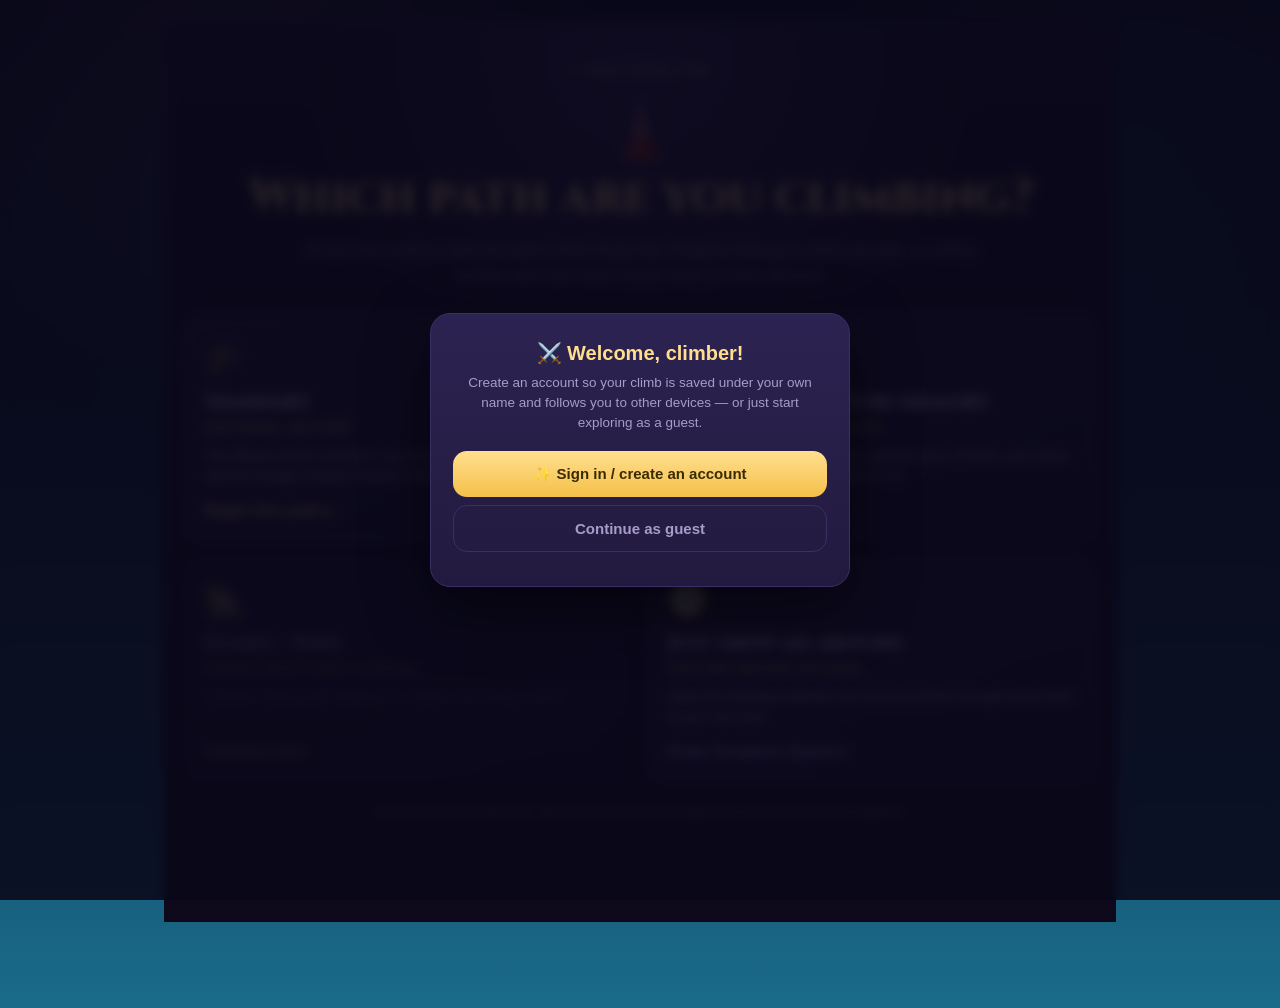
<file: index.html>
<!DOCTYPE html>
<html lang="en">
<head>
<meta charset="UTF-8">
<meta name="viewport" content="width=device-width, initial-scale=1.0">
<title>Line Upon Line — Scripture Quest</title>
<meta name="description" content="Memorize, recite, and seal scripture — towers, relics, streaks, and an Arena quiz mode for LDS Seminary and general Christian tracks.">
<!-- T15b: manifest + theme color + icons, so the app installs to a home
     screen. Cinzel used to be a hard external <link> to fonts.googleapis.com
     here; it is now self-hosted (css/00-fonts.css, fonts/) so a cold load
     has no external dependency at all -- see sw.js for the rest of the
     offline story. -->
<link rel="manifest" href="manifest.json">
<meta name="theme-color" content="#0b2d42">
<meta name="apple-mobile-web-app-capable" content="yes">
<meta name="apple-mobile-web-app-status-bar-style" content="black-translucent">
<meta name="apple-mobile-web-app-title" content="Scripture Quest">
<link rel="icon" href="icons/icon-192.png" type="image/png">
<link rel="apple-touch-icon" href="icons/apple-touch-icon.png">
<link rel="stylesheet" href="css/00-fonts.css">
<link rel="stylesheet" href="css/01-base.css">
<link rel="stylesheet" href="css/02-towers.css">
<link rel="stylesheet" href="css/03-ceremony.css">
<link rel="stylesheet" href="css/04-pages.css">
<link rel="stylesheet" href="css/05-arena.css">
<link rel="stylesheet" href="css/06-ui-v2.css">
<link rel="stylesheet" href="css/07-arena-v2.css">
<link rel="stylesheet" href="css/08-responsive.css">
<link rel="stylesheet" href="css/09-content.css">
<link rel="stylesheet" href="css/10-custom.css">
<link rel="stylesheet" href="css/11-learning.css">
<link rel="stylesheet" href="css/12-classroom.css">
</head>
<body>
<div class="wrap" id="app"></div>
<div class="toast" id="toast"></div>
<div class="cer" id="ceremony"></div>
<div class="cer" id="proveIt"></div>
<div class="cer" id="recallCheck"></div>
<div class="cer relic-pop" id="relicPop"></div>
<div class="cer relic-pop" id="achvPop"></div>
<div class="cer relic-pop" id="sharePop"></div>
<div class="classroom-overlay" id="classroom"></div>

<!-- ===========================================================
     Classic <script> tags, in dependency order. NOT ES modules:
     type="module" is CORS-blocked over file://, and this app must
     keep working when someone unzips it and double-clicks
     index.html. T15 added a service worker (sw.js) for the HTTP
     deployment, but file:// is still a fully supported distribution
     path with no service worker or install prompt available to it —
     that's expected, not a bug, so this still can't switch to
     type="module" without breaking it.

     The order below is the order this code appeared in the old
     single-file build, and it is load-bearing: 03-state.js runs
     its migrations at load, 24-boot.js calls render(). Do not
     reorder these tags without reading ROADMAP.md §7.

     Tier 00 is "depends on nothing". Within it, 00-namespace
     must still come first — the other two register onto SQ.
     =========================================================== -->
<script src="js/00-namespace.js"></script>
<script src="js/00-html.js"></script>
<script src="js/00-config.js"></script>
<script src="js/00-content.js"></script>
<script src="js/00-tower-geometry.js"></script>
<script src="js/00-custom.js"></script>
<script src="js/00-tokenize.js"></script>
<script src="js/00-refmatch.js"></script>
<script src="js/00-learning.js"></script>
<script src="js/00-verify.js"></script>
<script src="js/00-recall.js"></script>
<script src="js/00-phrases.js"></script>
<script src="data/translations.js"></script>
<script src="data/passages.js"></script>
<script src="data/articles-of-faith.js"></script>
<script src="data/doctrinal-mastery.js"></script>
<script src="data/christian.js"></script>
<script src="data/text-sources.js"></script>
<script src="data/text-sources-t10.js"></script>
<script src="data/text-sources-christian.js"></script>
<script src="js/01-catalog.js"></script>
<script src="js/02-relics-data.js"></script>
<script src="js/03-state.js"></script>
<script src="js/04-review.js"></script>
<script src="js/05-relics.js"></script>
<script src="js/06-helpers.js"></script>
<script src="js/07-sfx.js"></script>
<script src="js/08-fx.js"></script>
<script src="js/09-checkin.js"></script>
<script src="js/10-achievements.js"></script>
<script src="js/11-share.js"></script>
<script src="js/12-ceremony.js"></script>
<script src="js/13-shelf.js"></script>
<script src="js/14-arena.js"></script>
<script src="js/15-arena-views.js"></script>
<script src="js/16-shell.js"></script>
<script src="js/17-today.js"></script>
<script src="js/18-towers.js"></script>
<script src="js/19-library.js"></script>
<script src="js/20-text.js"></script>
<script src="js/21-highlight.js"></script>
<script src="js/22-study.js"></script>
<script src="js/23-proveit.js"></script>
<script src="js/24-custom.js"></script>
<script src="js/24-daily-plan.js"></script>
<script src="js/24-boot.js"></script>
<script src="js/25-bridge.js"></script>
<script src="js/26-recall-check.js"></script>
<script src="js/27-pwa.js"></script>
<script src="js/28-classroom.js"></script>
</body>
</html>
</file>
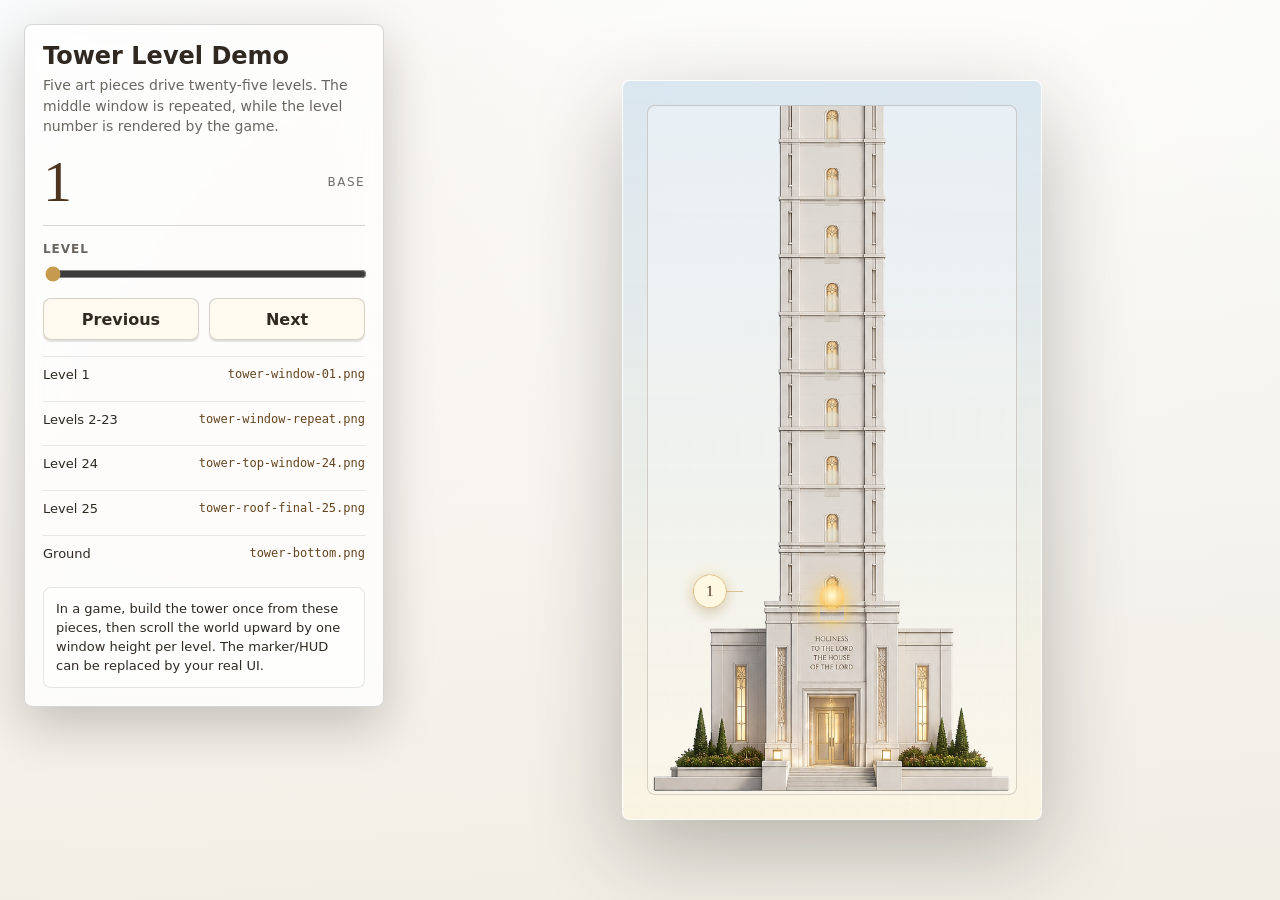
<file: iron-rod-tower.html>
<!doctype html>
<html lang="en">
<head>
  <meta charset="utf-8">
  <meta name="viewport" content="width=device-width, initial-scale=1">
  <title>Tower Level Kit Demo</title>
  <style>
    :root {
      --ink: #2f2922;
      --paper: #f7f4ed;
      --gold: #c69b4f;
      --line: rgba(47, 41, 34, 0.18);
      --shadow: rgba(22, 18, 14, 0.22);
    }

    * {
      box-sizing: border-box;
    }

    body {
      margin: 0;
      min-height: 100vh;
      color: var(--ink);
      font-family: Inter, ui-sans-serif, system-ui, -apple-system, BlinkMacSystemFont, "Segoe UI", sans-serif;
      background:
        linear-gradient(180deg, rgba(255,255,255,0.72), rgba(242,238,229,0.92)),
        radial-gradient(circle at 25% 18%, rgba(198,155,79,0.20), transparent 30%),
        linear-gradient(135deg, #e8edf1, #f8f5ef 46%, #dce6e2);
      overflow-x: hidden;
    }

    .app {
      min-height: 100vh;
      display: grid;
      grid-template-columns: minmax(280px, 360px) minmax(360px, 1fr);
      gap: 24px;
      padding: 24px;
    }

    .panel {
      align-self: start;
      border: 1px solid var(--line);
      border-radius: 8px;
      background: rgba(255, 255, 255, 0.72);
      box-shadow: 0 18px 50px var(--shadow);
      backdrop-filter: blur(18px);
      padding: 18px;
    }

    h1 {
      margin: 0 0 6px;
      font-size: 24px;
      line-height: 1.1;
      letter-spacing: 0;
    }

    .sub {
      margin: 0 0 18px;
      color: rgba(47, 41, 34, 0.72);
      font-size: 14px;
      line-height: 1.45;
    }

    .level-readout {
      display: grid;
      grid-template-columns: 1fr auto;
      gap: 12px;
      align-items: center;
      margin-bottom: 16px;
      padding-bottom: 16px;
      border-bottom: 1px solid var(--line);
    }

    .level-number {
      font-family: Georgia, "Times New Roman", serif;
      font-size: 58px;
      line-height: 0.95;
      color: #4d341f;
    }

    .level-kind {
      text-align: right;
      font-size: 12px;
      text-transform: uppercase;
      letter-spacing: 0.12em;
      color: rgba(47, 41, 34, 0.68);
    }

    .controls {
      display: grid;
      gap: 14px;
    }

    .row {
      display: grid;
      gap: 8px;
    }

    label {
      font-size: 12px;
      font-weight: 700;
      text-transform: uppercase;
      letter-spacing: 0.08em;
      color: rgba(47, 41, 34, 0.72);
    }

    input[type="range"] {
      width: 100%;
      accent-color: var(--gold);
    }

    .buttons {
      display: grid;
      grid-template-columns: 1fr 1fr;
      gap: 10px;
    }

    button {
      height: 42px;
      border: 1px solid rgba(47, 41, 34, 0.2);
      border-radius: 8px;
      color: var(--ink);
      background: #fffaf0;
      font: inherit;
      font-weight: 700;
      cursor: pointer;
      box-shadow: 0 2px 0 rgba(47, 41, 34, 0.12);
    }

    button:active {
      transform: translateY(1px);
      box-shadow: none;
    }

    .map {
      margin-top: 16px;
      display: grid;
      gap: 8px;
      font-size: 13px;
      line-height: 1.35;
    }

    .map div {
      display: flex;
      justify-content: space-between;
      gap: 12px;
      padding: 9px 0;
      border-top: 1px solid rgba(47, 41, 34, 0.1);
    }

    .map code {
      color: #65441f;
      font-size: 12px;
      white-space: nowrap;
    }

    .stage {
      min-height: calc(100vh - 48px);
      display: grid;
      place-items: center;
      padding: 12px;
    }

    .phone {
      width: min(420px, 88vw);
      height: min(740px, calc(100vh - 72px));
      min-height: 560px;
      position: relative;
      overflow: hidden;
      border: 1px solid rgba(255, 255, 255, 0.82);
      border-radius: 8px;
      background:
        linear-gradient(180deg, rgba(186, 210, 230, 0.50), rgba(255, 248, 224, 0.58)),
        linear-gradient(90deg, rgba(255,255,255,0.22) 1px, transparent 1px),
        linear-gradient(180deg, rgba(255,255,255,0.22) 1px, transparent 1px);
      background-size: auto, 24px 24px, 24px 24px;
      box-shadow: 0 30px 90px rgba(31, 28, 23, 0.28);
    }

    .hud {
      position: absolute;
      z-index: 3;
      top: 18px;
      left: 50%;
      transform: translateX(-50%);
      min-width: 172px;
      padding: 8px 14px 9px;
      border: 1px solid rgba(77, 52, 31, 0.24);
      border-radius: 8px;
      text-align: center;
      background: rgba(255, 250, 240, 0.88);
      box-shadow: 0 10px 24px rgba(47, 41, 34, 0.16);
    }

    .hud span {
      display: block;
      font-size: 11px;
      font-weight: 800;
      text-transform: uppercase;
      letter-spacing: 0.13em;
      color: rgba(77, 52, 31, 0.72);
    }

    .hud strong {
      display: block;
      margin-top: 2px;
      font-family: Georgia, "Times New Roman", serif;
      font-size: 34px;
      line-height: 1;
      color: #4d341f;
      font-weight: 500;
    }

    .viewport {
      position: absolute;
      inset: 24px;
      overflow: hidden;
      border: 1px solid rgba(77, 52, 31, 0.2);
      border-radius: 8px;
      background:
        linear-gradient(180deg, rgba(255,255,255,0.18), rgba(255,255,255,0)),
        rgba(255,255,255,0.22);
    }

    .tower-world {
      position: absolute;
      left: 50%;
      bottom: 0;
      width: 640px;
      transform: translateX(-50%) scale(var(--scale, 0.62)) translateY(var(--world-y, 0px));
      transform-origin: bottom center;
      transition: transform 520ms cubic-bezier(.2,.8,.2,1);
      will-change: transform;
    }

    .level-layer {
      position: absolute;
      left: 50%;
      transform: translateX(-50%);
      width: 304px;
      pointer-events: none;
    }

    .window-glow {
      position: absolute;
      left: 50%;
      top: 40px;
      width: 38px;
      height: 58px;
      border-radius: 999px 999px 14px 14px;
      transform: translateX(-50%);
      opacity: 0;
      background:
        radial-gradient(circle at 50% 30%, rgba(255, 252, 216, 0.98), rgba(255, 201, 94, 0.82) 42%, rgba(255, 183, 62, 0) 72%);
      filter: blur(0.2px);
      mix-blend-mode: screen;
      transition: opacity 240ms ease;
    }

    .window-off {
      position: absolute;
      left: 50%;
      top: 42px;
      width: 24px;
      height: 45px;
      border-radius: 999px 999px 10px 10px;
      transform: translateX(-50%);
      opacity: 0.68;
      background:
        linear-gradient(180deg, rgba(224, 219, 207, 0.94), rgba(199, 192, 178, 0.88)),
        radial-gradient(circle at 50% 22%, rgba(255,255,255,0.5), transparent 48%);
      box-shadow: inset 0 0 0 1px rgba(101, 84, 62, 0.14);
      transition: opacity 200ms ease;
    }

    .level-layer.is-active .window-off {
      opacity: 0;
    }

    .level-layer.is-complete .window-off {
      opacity: 0;
    }

    .level-layer.is-active .window-glow {
      opacity: 1;
      box-shadow:
        0 0 18px rgba(255, 219, 118, 0.95),
        0 0 42px rgba(255, 184, 58, 0.68);
    }

    .level-layer.is-complete .window-glow {
      opacity: 0.58;
      box-shadow:
        0 0 8px rgba(255, 218, 130, 0.52),
        0 0 18px rgba(255, 190, 78, 0.28);
    }

    .floating-level {
      position: absolute;
      left: -18px;
      top: 50%;
      z-index: 4;
      width: 54px;
      height: 54px;
      display: grid;
      place-items: center;
      border-radius: 999px;
      color: #4d341f;
      font-family: Georgia, "Times New Roman", serif;
      font-size: 26px;
      line-height: 1;
      background: rgba(255, 248, 224, 0.92);
      border: 1px solid rgba(198, 155, 79, 0.76);
      box-shadow:
        0 8px 20px rgba(77, 52, 31, 0.18),
        0 0 22px rgba(255, 215, 124, 0.42);
      transform: translate(-100%, -50%);
      opacity: 0;
      transition: opacity 180ms ease;
    }

    .level-layer.is-active .floating-level {
      opacity: 1;
    }

    .floating-level::after {
      content: "";
      position: absolute;
      left: 100%;
      top: 50%;
      width: 28px;
      border-top: 1px solid rgba(198, 155, 79, 0.62);
    }

    .piece {
      display: block;
      width: 640px;
      height: auto;
      margin: 0 auto;
      user-select: none;
      pointer-events: none;
    }

    .base {
      width: 585px;
    }

    .repeat {
      margin-top: -1px;
    }

    .marker {
      position: absolute;
      left: 50%;
      transform: translateX(-50%);
      width: 46px;
      height: 46px;
      border-radius: 999px;
      display: grid;
      place-items: center;
      font-family: Georgia, "Times New Roman", serif;
      font-size: 22px;
      color: #4d341f;
      background: rgba(255, 246, 218, 0.86);
      border: 1px solid rgba(198, 155, 79, 0.72);
      box-shadow: 0 6px 16px rgba(77, 52, 31, 0.18);
    }

    .code-note {
      margin-top: 16px;
      padding: 12px;
      border: 1px solid rgba(47, 41, 34, 0.12);
      border-radius: 8px;
      background: rgba(255,255,255,0.5);
      font-size: 13px;
      line-height: 1.45;
    }

    @media (max-width: 820px) {
      .app {
        grid-template-columns: 1fr;
        padding: 14px;
      }

      .stage {
        min-height: 680px;
        padding: 0;
      }

      .phone {
        width: min(420px, 100%);
        height: 680px;
      }
    }
  </style>
</head>
<body>
  <main class="app">
    <section class="panel" aria-label="Tower controls">
      <h1>Tower Level Demo</h1>
      <p class="sub">Five art pieces drive twenty-five levels. The middle window is repeated, while the level number is rendered by the game.</p>

      <div class="level-readout">
        <div class="level-number" id="levelReadout">1</div>
        <div class="level-kind" id="levelKind">Base</div>
      </div>

      <div class="controls">
        <div class="row">
          <label for="levelSlider">Level</label>
          <input id="levelSlider" type="range" min="1" max="25" value="1">
        </div>

        <div class="buttons">
          <button id="prevBtn" type="button">Previous</button>
          <button id="nextBtn" type="button">Next</button>
        </div>
      </div>

      <div class="map">
        <div><span>Level 1</span><code>tower-window-01.png</code></div>
        <div><span>Levels 2-23</span><code>tower-window-repeat.png</code></div>
        <div><span>Level 24</span><code>tower-top-window-24.png</code></div>
        <div><span>Level 25</span><code>tower-roof-final-25.png</code></div>
        <div><span>Ground</span><code>tower-bottom.png</code></div>
      </div>

      <div class="code-note">
        In a game, build the tower once from these pieces, then scroll the world upward by one window height per level. The marker/HUD can be replaced by your real UI.
      </div>
    </section>

    <section class="stage" aria-label="Tower preview">
      <div class="phone">
        <div class="viewport">
          <div class="tower-world" id="towerWorld">
            <img class="piece" src="tower-roof-final-25.png" alt="">
            <img class="piece" src="tower-top-window-24.png" alt="">
            <div id="repeatStack"></div>
            <img class="piece" src="tower-window-01.png" alt="">
            <img class="piece base" src="tower-bottom.png" alt="">
            <div id="levelLayers"></div>
          </div>
        </div>
      </div>
    </section>
  </main>

  <script>
    const levelSlider = document.querySelector("#levelSlider");
    const levelReadout = document.querySelector("#levelReadout");
    const levelKind = document.querySelector("#levelKind");
    const towerWorld = document.querySelector("#towerWorld");
    const repeatStack = document.querySelector("#repeatStack");
    const levelLayers = document.querySelector("#levelLayers");
    const prevBtn = document.querySelector("#prevBtn");
    const nextBtn = document.querySelector("#nextBtn");

    const REPEAT_LEVELS = 22;
    const WINDOW_STEP = 93;
    const ROOF_HEIGHT = 251;
    const TOP_HEIGHT = 87;
    const WINDOW_HEIGHT = 94;
    const BASE_HEIGHT = 302;
    const BASE_WINDOW_CENTER = BASE_HEIGHT + (WINDOW_HEIGHT / 2);
    const WORLD_HEIGHT = ROOF_HEIGHT + TOP_HEIGHT + (REPEAT_LEVELS * WINDOW_HEIGHT) + WINDOW_HEIGHT + BASE_HEIGHT;
    const TOWER_SCALE = 0.62;
    const levelLayerEls = new Map();

    for (let i = 0; i < REPEAT_LEVELS; i += 1) {
      const img = document.createElement("img");
      img.className = "piece repeat";
      img.src = "tower-window-repeat.png";
      img.alt = "";
      repeatStack.appendChild(img);
    }

    function levelTop(level) {
      if (level === 25) return 0;
      if (level === 24) return ROOF_HEIGHT;
      if (level >= 2) return ROOF_HEIGHT + TOP_HEIGHT + ((23 - level) * WINDOW_HEIGHT);
      return ROOF_HEIGHT + TOP_HEIGHT + (REPEAT_LEVELS * WINDOW_HEIGHT);
    }

    function levelHeight(level) {
      if (level === 25) return ROOF_HEIGHT;
      if (level === 24) return TOP_HEIGHT;
      return WINDOW_HEIGHT;
    }

    function levelOffset(level) {
      if (level === 1) return 0;
      const viewport = document.querySelector(".viewport");
      const viewportHeight = viewport.clientHeight;
      const viewportTarget = viewportHeight * 0.58;
      const selectedDistanceFromBottom = WORLD_HEIGHT - (levelTop(level) + (levelHeight(level) / 2));
      const rawOffset = selectedDistanceFromBottom - (viewportTarget / TOWER_SCALE);
      const minOffset = 0;
      const maxOffset = (WORLD_HEIGHT * TOWER_SCALE - viewportHeight) / TOWER_SCALE;
      return Math.max(minOffset, Math.min(maxOffset, rawOffset));
    }

    function levelName(level) {
      if (level === 1) return "Base";
      if (level <= 23) return "Repeat Window";
      if (level === 24) return "Top Window";
      return "Final Roof";
    }

    function glowTop(level) {
      if (level === 25) return 163;
      if (level === 1) return 36;
      if (level === 24) return 32;
      return 31;
    }

    function offTop(level) {
      if (level === 25) return 174;
      if (level === 1) return 43;
      if (level === 24) return 39;
      return 38;
    }

    function buildLevelLayers() {
      for (let level = 1; level <= 25; level += 1) {
        const layer = document.createElement("div");
        layer.className = "level-layer";
        layer.style.top = `${levelTop(level)}px`;
        layer.style.height = `${levelHeight(level)}px`;
        layer.dataset.level = String(level);

        const glow = document.createElement("div");
        glow.className = "window-glow";
        glow.style.top = `${glowTop(level)}px`;

        const off = document.createElement("div");
        off.className = "window-off";
        off.style.top = `${offTop(level)}px`;
        if (level === 25) {
          glow.style.width = "96px";
          glow.style.height = "74px";
          glow.style.borderRadius = "18px";
          off.style.width = "86px";
          off.style.height = "52px";
          off.style.borderRadius = "14px";
        }

        const badge = document.createElement("div");
        badge.className = "floating-level";
        badge.textContent = String(level);

        layer.append(off, glow, badge);
        levelLayers.appendChild(layer);
        levelLayerEls.set(level, layer);
      }
    }

    function update(level) {
      const nextLevel = Math.max(1, Math.min(25, Number(level)));
      const offset = levelOffset(nextLevel);
      levelSlider.value = nextLevel;
      levelReadout.textContent = nextLevel;
      levelKind.textContent = levelName(nextLevel);
      towerWorld.style.setProperty("--world-y", `${offset}px`);
      levelLayerEls.forEach((layer, layerLevel) => {
        layer.classList.toggle("is-active", layerLevel === nextLevel);
        layer.classList.toggle("is-complete", layerLevel < nextLevel);
      });
    }

    levelSlider.addEventListener("input", () => update(levelSlider.value));
    prevBtn.addEventListener("click", () => update(Number(levelSlider.value) - 1));
    nextBtn.addEventListener("click", () => update(Number(levelSlider.value) + 1));

    window.addEventListener("keydown", (event) => {
      if (event.key === "ArrowLeft" || event.key === "ArrowDown") update(Number(levelSlider.value) - 1);
      if (event.key === "ArrowRight" || event.key === "ArrowUp") update(Number(levelSlider.value) + 1);
    });

    buildLevelLayers();
    update(1);
    window.addEventListener("resize", () => update(levelSlider.value));
  </script>
</body>
</html>
</file>
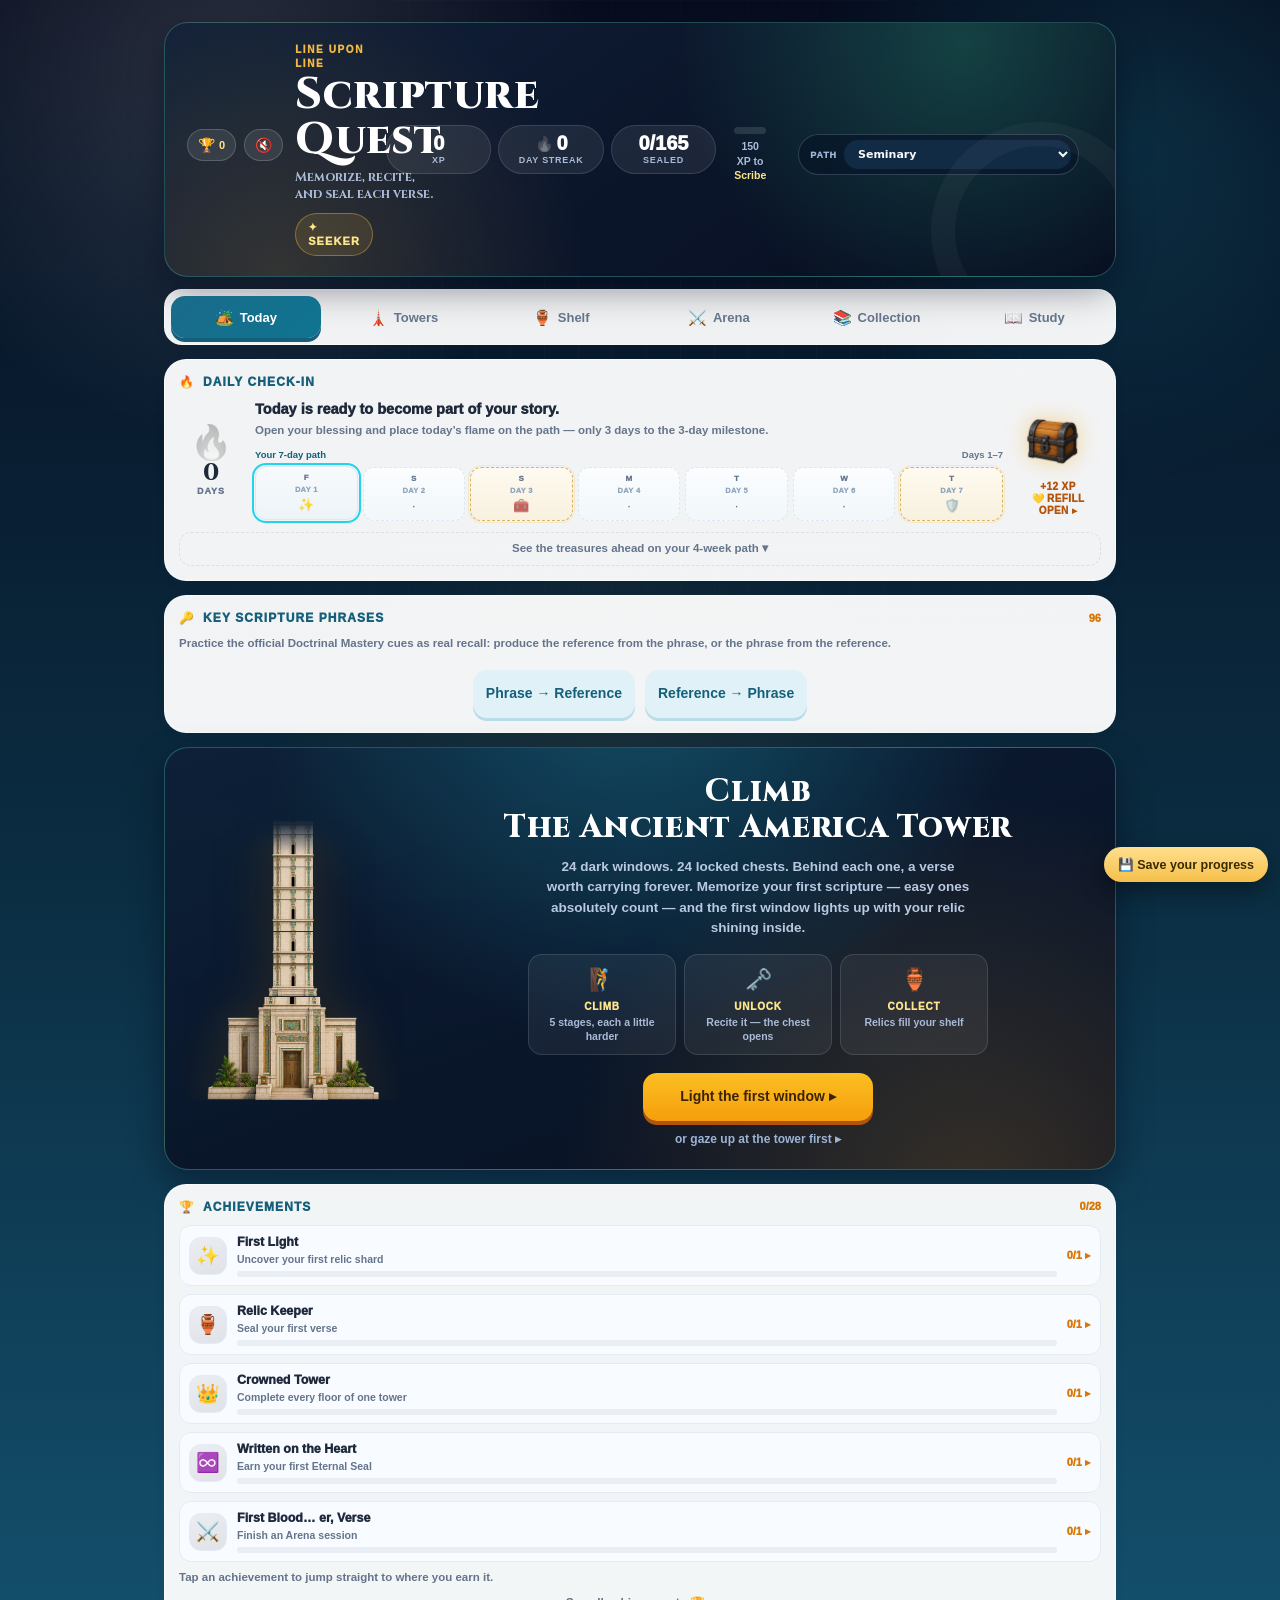
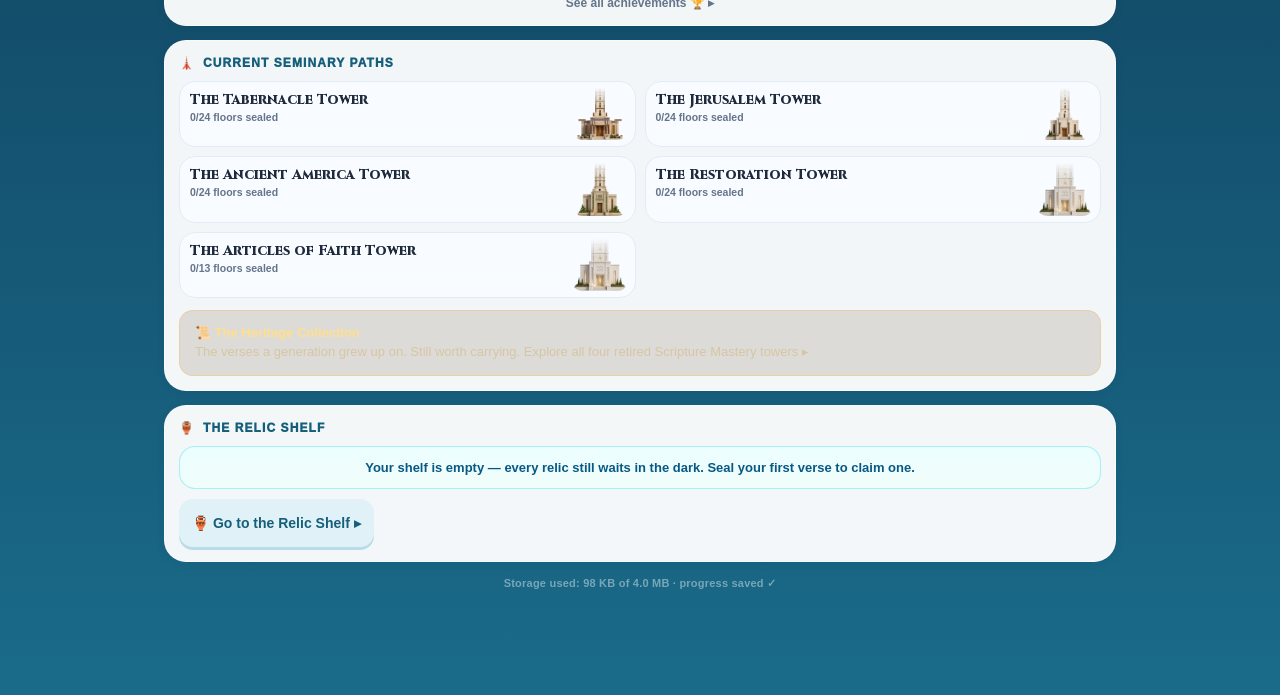
<file: tests/custom-fixture.html>
<!doctype html>
<meta charset="utf-8">
<title>Seed custom tower fixture</title>
<script src="custom-fixture.js"></script>
<script>
  const floors=new URLSearchParams(location.search).get("floors")||"7";
  location.replace(`../index.html?fixture=custom&floors=${encodeURIComponent(floors)}&n=${Date.now()}`);
</script>
</file>
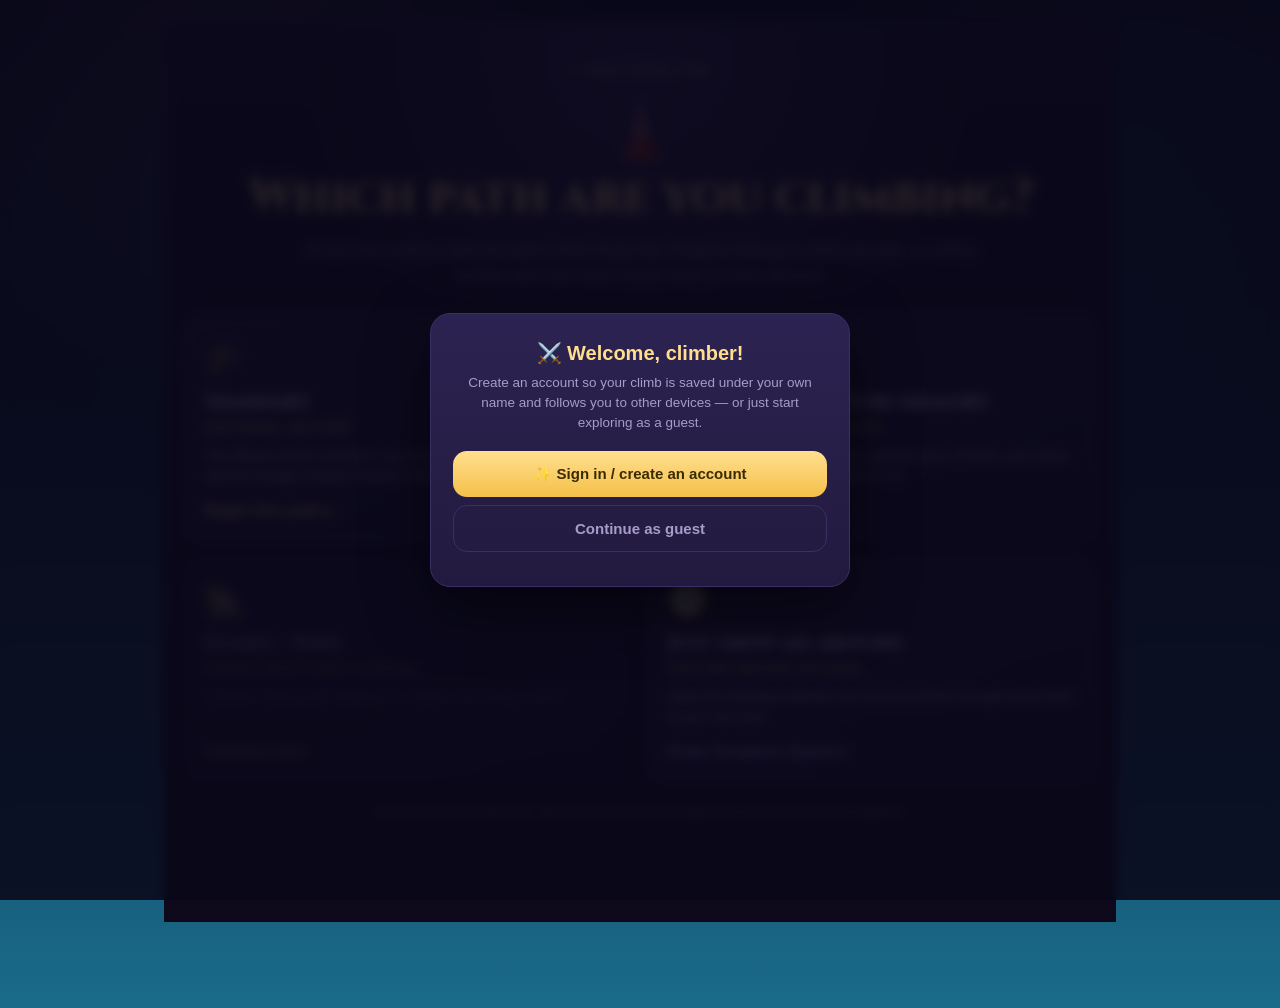
<file: tests/onboarding-fixture.html>
<!doctype html>
<meta charset="utf-8">
<title>Fresh-install Scripture Quest fixture</title>
<!-- Browser-test launcher for the true first-run path. It removes only this
     app's default guest save and consent marker, then opens the real app. -->
<script>
localStorage.removeItem("lineUponLine_v1");
localStorage.removeItem("sq_guestOk");
location.replace("../index.html?fixture=fresh-install&n=" + Date.now());
</script>
</file>
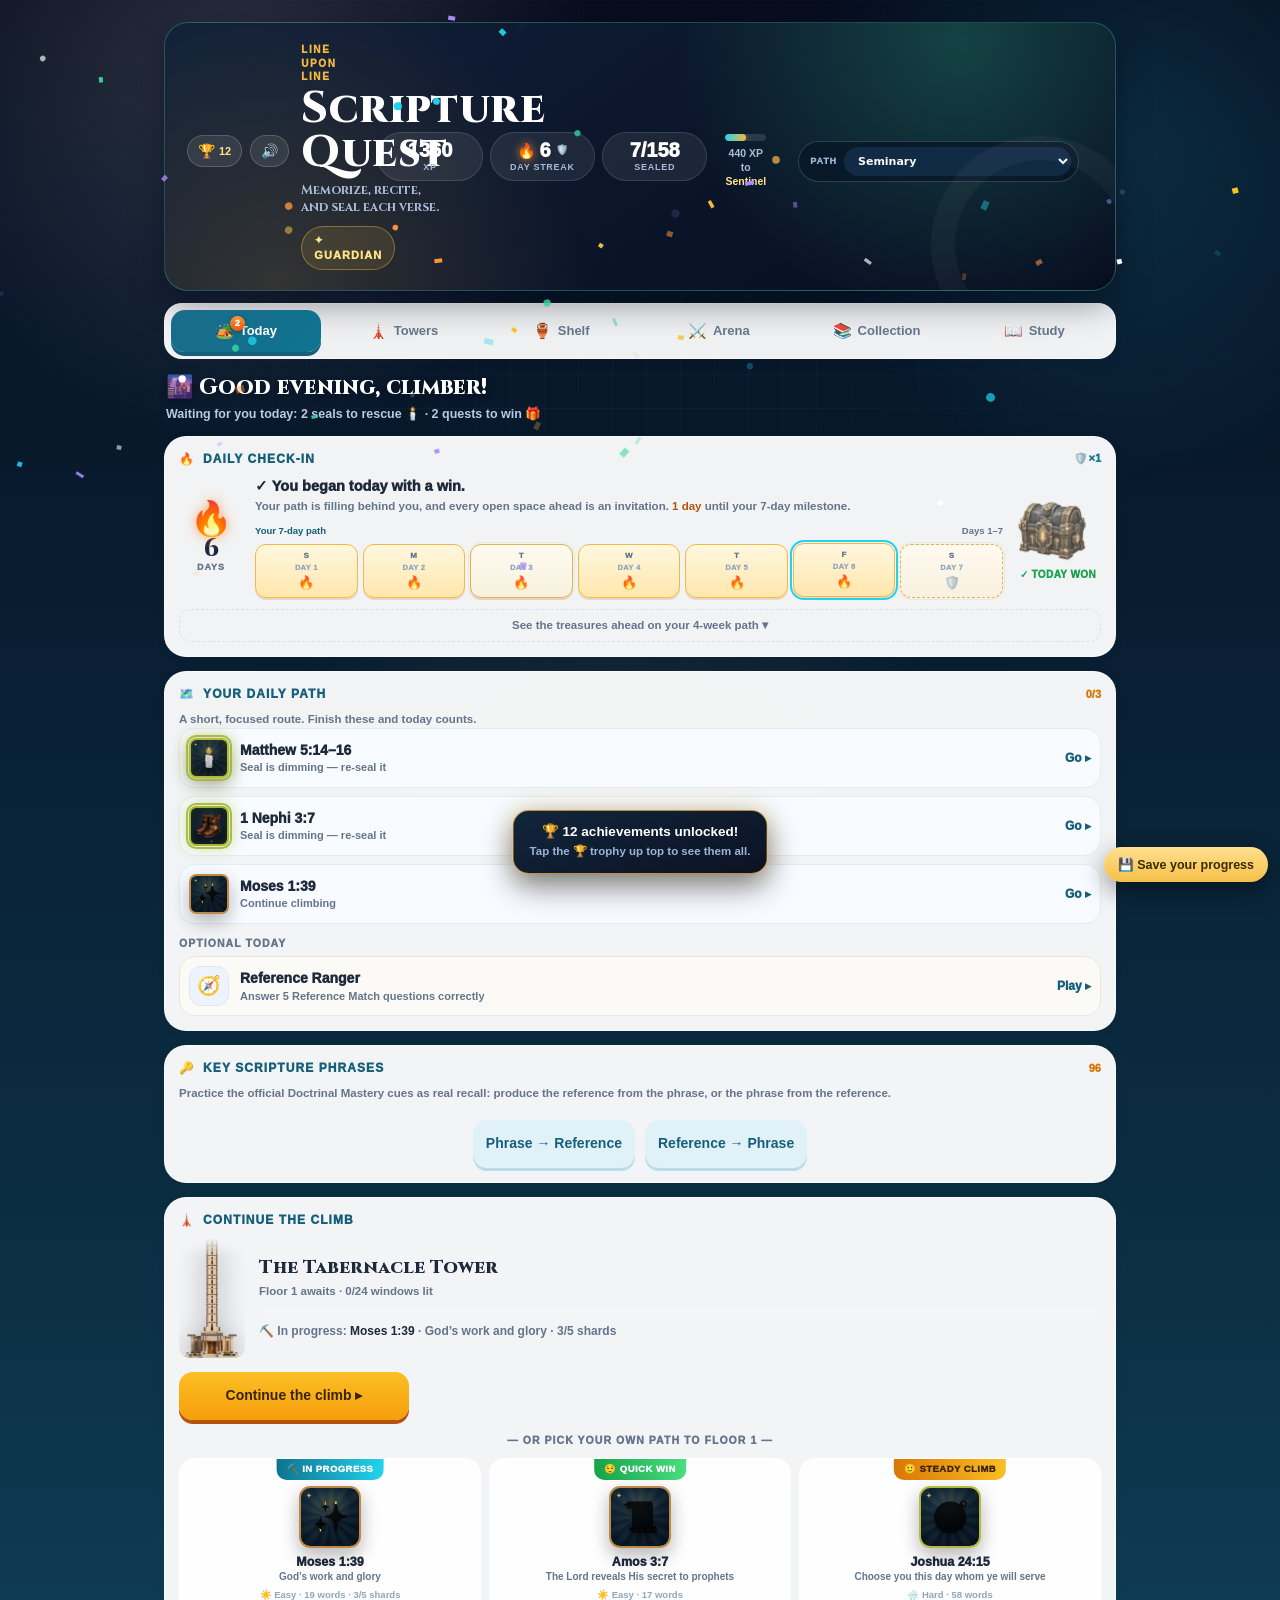
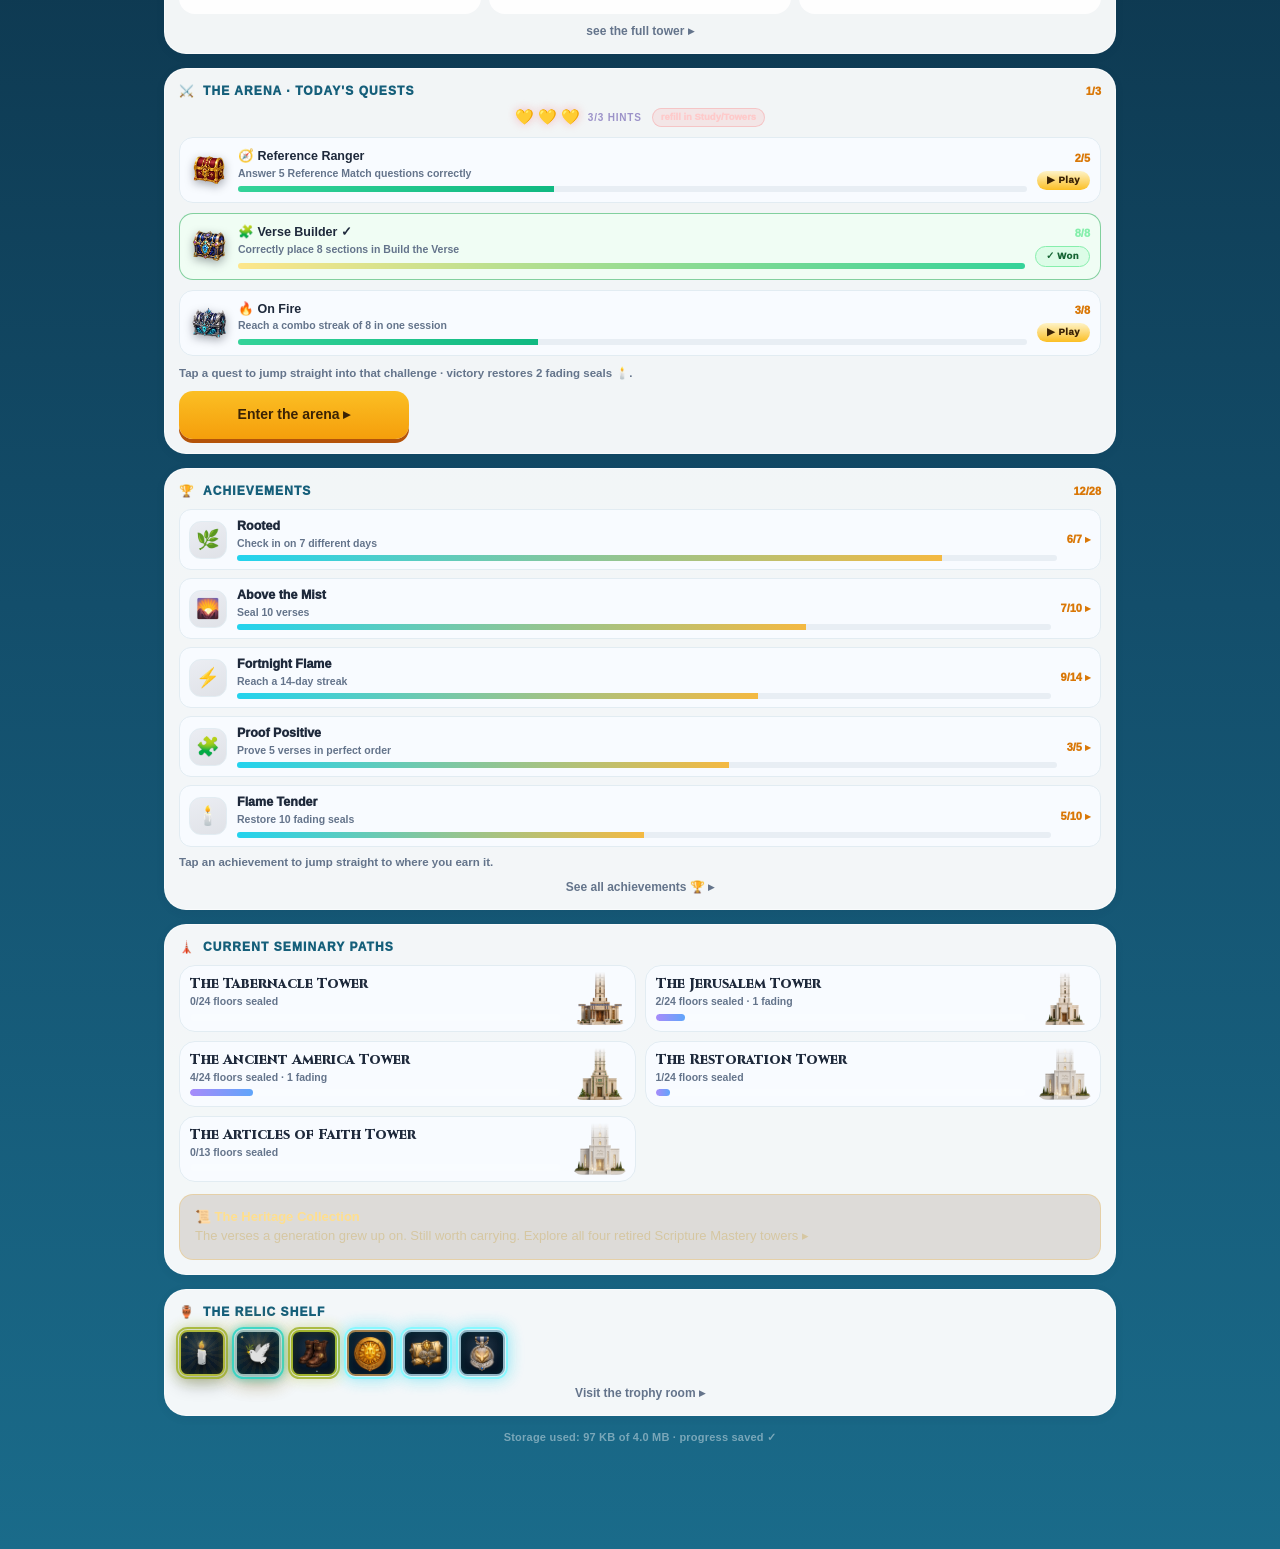
<file: tests/seed-fixture.html>
<!doctype html>
<meta charset="utf-8">
<title>Seed Scripture Quest fixture</title>
<!-- Browser-test launcher for tests/seed-fixture.js. Same-origin localStorage
     is populated by the fixture, then the real app is loaded immediately. -->
<script src="seed-fixture.js"></script>
<script>location.replace("../index.html?fixture=mid-progress&n=" + Date.now());</script>
</file>
<file: css/00-fonts.css>
/* 00-fonts.css — self-hosted Cinzel (T15b)
   ===========================================================================
   Replaces the hard external <link> to fonts.googleapis.com. Before this,
   the display font required a live network connection on every cold load —
   incompatible with "installs to a phone home screen and fully loads with
   the network off" (ROADMAP.md T15 DoD) and with the file:// distribution
   model this app otherwise supports everywhere else.

   The two .woff2 files in fonts/ are byte-identical to what
   fonts.googleapis.com/css2?family=Cinzel:wght@600;700;800 served
   (fetched from fonts.gstatic.com, Google's own CDN, with the user's
   explicit permission) — same subsetting, same six @font-face rules below,
   just served from this origin instead of Google's. Weights 600/700/800
   all resolve to the same two files because Google's own CSS did too: this
   is a variable font, declared three times so `font-weight:600/700/800`
   each match a rule instead of the browser picking the nearest available
   weight and getting it slightly wrong.
   =========================================================================== */
@font-face{
  font-family:"Cinzel"; font-style:normal; font-weight:600; font-display:swap;
  src:url("../fonts/cinzel-latin-ext.woff2") format("woff2");
  unicode-range:U+0100-02BA,U+02BD-02C5,U+02C7-02CC,U+02CE-02D7,U+02DD-02FF,U+0304,U+0308,U+0329,U+1D00-1DBF,U+1E00-1E9F,U+1EF2-1EFF,U+2020,U+20A0-20AB,U+20AD-20C0,U+2113,U+2C60-2C7F,U+A720-A7FF;
}
@font-face{
  font-family:"Cinzel"; font-style:normal; font-weight:600; font-display:swap;
  src:url("../fonts/cinzel-latin.woff2") format("woff2");
  unicode-range:U+0000-00FF,U+0131,U+0152-0153,U+02BB-02BC,U+02C6,U+02DA,U+02DC,U+0304,U+0308,U+0329,U+2000-206F,U+20AC,U+2122,U+2191,U+2193,U+2212,U+2215,U+FEFF,U+FFFD;
}
@font-face{
  font-family:"Cinzel"; font-style:normal; font-weight:700; font-display:swap;
  src:url("../fonts/cinzel-latin-ext.woff2") format("woff2");
  unicode-range:U+0100-02BA,U+02BD-02C5,U+02C7-02CC,U+02CE-02D7,U+02DD-02FF,U+0304,U+0308,U+0329,U+1D00-1DBF,U+1E00-1E9F,U+1EF2-1EFF,U+2020,U+20A0-20AB,U+20AD-20C0,U+2113,U+2C60-2C7F,U+A720-A7FF;
}
@font-face{
  font-family:"Cinzel"; font-style:normal; font-weight:700; font-display:swap;
  src:url("../fonts/cinzel-latin.woff2") format("woff2");
  unicode-range:U+0000-00FF,U+0131,U+0152-0153,U+02BB-02BC,U+02C6,U+02DA,U+02DC,U+0304,U+0308,U+0329,U+2000-206F,U+20AC,U+2122,U+2191,U+2193,U+2212,U+2215,U+FEFF,U+FFFD;
}
@font-face{
  font-family:"Cinzel"; font-style:normal; font-weight:800; font-display:swap;
  src:url("../fonts/cinzel-latin-ext.woff2") format("woff2");
  unicode-range:U+0100-02BA,U+02BD-02C5,U+02C7-02CC,U+02CE-02D7,U+02DD-02FF,U+0304,U+0308,U+0329,U+1D00-1DBF,U+1E00-1E9F,U+1EF2-1EFF,U+2020,U+20A0-20AB,U+20AD-20C0,U+2113,U+2C60-2C7F,U+A720-A7FF;
}
@font-face{
  font-family:"Cinzel"; font-style:normal; font-weight:800; font-display:swap;
  src:url("../fonts/cinzel-latin.woff2") format("woff2");
  unicode-range:U+0000-00FF,U+0131,U+0152-0153,U+02BB-02BC,U+02C6,U+02DA,U+02DC,U+0304,U+0308,U+0329,U+2000-206F,U+20AC,U+2122,U+2191,U+2193,U+2212,U+2215,U+FEFF,U+FFFD;
}
</file>
<file: css/01-base.css>
/* 01-base.css — tokens, reset, app shell, buttons, cards, generic components
   Verbatim from index.html lines 11-832 (T2). Order is load-bearing: the
   cascade depends on these files staying in numeric order. */

  :root{
    --indigo:#1a6b8a;
    --indigo-d:#155f7a;
    --violet:#0e7490;
    --deep:#070d1f;
    --bg:#0b2d42;
    --panel:#ffffff;
    --panel-soft:#f8fbff;
    --ink:#1e293b;
    --muted:#64748b;
    --line:#e2e8f0;
    --line-2:#bfd5df;
    --gold:#f4b942;
    --gold-2:#d97706;
    --green:#16a34a;
    --green-bg:#e7f6ec;
    --red:#dc2626;
    --red-bg:#fdeaea;
    --aqua:#22d3ee;
    --teal:#34d399;
    --shadow:0 10px 26px rgba(11,45,66,.13);
    --shadow-sm:0 2px 10px rgba(11,45,66,.07);
    --font:-apple-system,BlinkMacSystemFont,"Segoe UI",Roboto,Helvetica,Arial,sans-serif;
  }

  *{box-sizing:border-box;}
  .sr-only{
    position:absolute; width:1px; height:1px; padding:0; margin:-1px;
    overflow:hidden; clip:rect(0,0,0,0); white-space:nowrap; border:0;
  }
  html{margin:0;padding:0;-webkit-text-size-adjust:100%;}
  body{
    margin:0;
    padding:0;
    min-height:100vh;
    color:var(--ink);
    font-family:var(--font);
    line-height:1.35;
    background:linear-gradient(180deg,#070d1f 0%,#0b2d42 38%,#134e6b 70%,#1a6b8a 100%);
    overflow-x:hidden;
    -webkit-tap-highlight-color:transparent;
  }
  body::before{
    content:"";
    position:fixed;
    inset:0;
    pointer-events:none;
    z-index:-2;
    background:
      radial-gradient(circle at 18% 8%, rgba(255,255,255,.14), transparent 28%),
      radial-gradient(circle at 88% 16%, rgba(34,211,238,.14), transparent 25%),
      radial-gradient(circle at 48% 100%, rgba(244,185,66,.10), transparent 35%);
  }
  body::after{
    content:"";
    position:fixed;
    inset:0;
    pointer-events:none;
    z-index:-1;
    opacity:.12;
    background-image:
      linear-gradient(rgba(255,255,255,.30) 1px, transparent 1px),
      linear-gradient(90deg, rgba(255,255,255,.22) 1px, transparent 1px);
    background-size:34px 34px;
    mask-image:radial-gradient(circle at 50% 35%, #000, transparent 78%);
  }
  ::selection{background:var(--gold); color:#111827;}
  a{color:inherit;}

  .wrap{
    width:min(640px,100%);
    margin:0 auto;
    padding:14px 14px calc(86px + env(safe-area-inset-bottom,0px));
    position:relative;
  }

  header.top{
    position:relative;
    overflow:hidden;
    margin:0 0 12px;
    padding:18px 18px 16px;
    border:1px solid rgba(94,234,212,.26);
    border-radius:24px;
    color:#fff;
    background:
      radial-gradient(circle at 84% 8%, rgba(52,211,153,.24), transparent 34%),
      radial-gradient(circle at 12% 100%, rgba(244,185,66,.17), transparent 35%),
      linear-gradient(145deg, rgba(16,32,57,.98), rgba(7,13,31,.98));
    box-shadow:0 14px 34px rgba(0,5,20,.38);
  }
  header.top::after{
    content:"";
    position:absolute;
    right:-34px;
    bottom:-64px;
    width:170px;
    height:170px;
    border-radius:50%;
    border:24px solid rgba(255,255,255,.035);
  }
  header.top .brand{
    position:relative;
    z-index:1;
    display:flex;
    flex-direction:column;
    align-items:center;
    text-align:center;
    min-width:0;
  }
  header.top .brand small{
    color:var(--gold);
    font-size:10px;
    font-weight:950;
    letter-spacing:.16em;
    text-transform:uppercase;
  }
  header.top h1{
    margin:3px 0 0;
    color:#fff;
    font-size:clamp(30px,8vw,44px);
    line-height:1.02;
    font-weight:950;
    letter-spacing:-.03em;
    text-wrap:balance;
  }
  header.top h1::after{
    content:"Memorize, recite, and seal each verse.";
    display:block;
    max-width:400px;
    margin:7px auto 0;
    color:#aabbd8;
    font-size:12.5px;
    line-height:1.35;
    font-weight:700;
    letter-spacing:0;
  }

  .stats{
    position:relative;
    z-index:1;
    display:grid;
    grid-template-columns:repeat(3,1fr);
    gap:7px;
    margin-top:13px;
  }
  .stat{
    min-width:0;
    text-align:center;
    color:#eaf4ff;
    background:rgba(255,255,255,.075);
    border:1px solid rgba(255,255,255,.12);
    border-radius:999px;
    padding:7px 8px;
  }
  .stat .n{
    color:#fff;
    font-size:20px;
    line-height:1;
    font-weight:950;
    white-space:nowrap;
  }
  .stat .l{
    margin-top:3px;
    color:#aabbd8;
    font-size:9px;
    font-weight:900;
    line-height:1.05;
    text-transform:uppercase;
    letter-spacing:.08em;
    white-space:nowrap;
  }

  nav.tabs{
    display:flex;
    gap:8px;
    width:100%;
    margin:10px 0 14px;
    padding:6px;
    border-radius:18px;
    background:rgba(255,255,255,.94);
    border:1px solid rgba(255,255,255,.55);
    box-shadow:var(--shadow-sm);
  }
  nav.tabs button{
    appearance:none;
    border:0;
    flex:1;
    min-height:42px;
    padding:9px 12px;
    border-radius:14px;
    background:transparent;
    color:var(--muted);
    font-family:var(--font);
    font-size:14px;
    font-weight:900;
    cursor:pointer;
    transition:transform .08s, box-shadow .15s, background .15s;
  }
  nav.tabs button.active{
    color:#fff;
    background:linear-gradient(135deg,var(--indigo),var(--violet));
    box-shadow:0 4px 0 var(--indigo-d);
  }
  nav.tabs button:active{transform:translateY(2px);}

  .campaign-group{
    margin:0 0 16px;
    padding:12px;
    border-radius:22px;
    background:rgba(255,255,255,.94);
    border:1px solid rgba(255,255,255,.55);
    box-shadow:var(--shadow-sm);
  }
  .campaign-group h2{
    display:flex;
    align-items:center;
    gap:8px;
    margin:0 0 9px;
    color:var(--indigo-d);
    font-size:12px;
    font-weight:950;
    line-height:1.1;
    letter-spacing:.09em;
    text-transform:uppercase;
  }
  .campaign-group h2::before{
    content:"✦";
    color:var(--gold-2);
    font-size:14px;
  }
  .verse-grid{
    display:grid;
    grid-template-columns:repeat(auto-fill,minmax(220px,1fr));
    gap:9px;
  }
  .card{
    --level-color:#f97316;
    --level-color-soft:rgba(249,115,22,.16);
    position:relative;
    overflow:hidden;
    padding:13px 14px;
    min-height:96px;
    cursor:pointer;
    border:2.5px solid var(--level-color);
    border-radius:16px;
    background:
      linear-gradient(180deg,rgba(255,255,255,.98),rgba(255,255,255,.93)),
      radial-gradient(circle at 100% 100%,var(--level-color-soft),transparent 54%);
    box-shadow:0 2px 0 rgba(11,45,66,.05), 0 0 0 4px var(--level-color-soft);
    transition:transform .12s, border-color .12s, background .12s, box-shadow .12s;
  }
  .card.level-0,.study.level-0{--level-color:#f97316;--level-color-soft:rgba(249,115,22,.17);} /* Easy */
  .card.level-1,.study.level-1{--level-color:#facc15;--level-color-soft:rgba(250,204,21,.2);} /* Medium */
  .card.level-2,.study.level-2{--level-color:#a3e635;--level-color-soft:rgba(163,230,53,.19);} /* Hard */
  .card.level-3,.study.level-3{--level-color:#22c55e;--level-color-soft:rgba(34,197,94,.18);} /* Challenge */
  .card.level-4,.study.level-4{--level-color:#14b8a6;--level-color-soft:rgba(20,184,166,.19);} /* Impossible */
  .card.sealed-card{
    --level-color:#22d3ee;
    --level-color-soft:rgba(34,211,238,.22);
    border-color:rgba(125,249,255,.95);
    background:
      linear-gradient(120deg,rgba(255,255,255,.98) 0%,rgba(236,254,255,.98) 33%,rgba(255,255,255,.98) 47%,rgba(224,242,254,.97) 68%,rgba(255,255,255,.98) 100%);
    box-shadow:0 0 0 4px rgba(34,211,238,.15), 0 12px 28px rgba(8,145,178,.18), inset 0 0 18px rgba(255,255,255,.7);
  }
  .card::after{
    content:"";
    position:absolute;
    inset:auto -36px -46px auto;
    width:110px;
    height:110px;
    border-radius:50%;
    background:var(--level-color-soft);
  }
  .card.sealed-card::before{
    content:"";
    position:absolute;
    inset:-55% -80%;
    background:linear-gradient(115deg,transparent 42%,rgba(255,255,255,.78) 50%,transparent 58%);
    transform:translateX(-25%) rotate(8deg);
    pointer-events:none;
    animation:shineSweep 3.8s ease-in-out infinite;
    z-index:1;
  }
  @keyframes shineSweep{
    0%,55%{transform:translateX(-35%) rotate(8deg); opacity:0;}
    65%{opacity:1;}
    100%{transform:translateX(35%) rotate(8deg); opacity:0;}
  }
  .card:hover{
    transform:translateY(-2px);
    border-color:var(--level-color);
    box-shadow:0 8px 22px rgba(11,45,66,.13), 0 0 0 5px var(--level-color-soft);
  }
  .card .ref{
    position:relative;
    z-index:1;
    color:var(--ink);
    font-size:16px;
    line-height:1.12;
    font-weight:950;
    padding-right:56px;
    overflow-wrap:anywhere;
  }
  .card .theme{
    position:relative;
    z-index:1;
    margin-top:4px;
    color:var(--muted);
    font-size:12.5px;
    line-height:1.3;
    font-weight:700;
    overflow-wrap:anywhere;
  }
  .card .stage-row{
    position:relative;
    z-index:1;
    display:flex;
    gap:4px;
    margin-top:12px;
  }
  .pip{
    flex:1;
    min-width:12px;
    height:6px;
    border-radius:999px;
    background:#eef1f6;
    border:1px solid #dbe6ec;
  }
  .pip.done{background:linear-gradient(90deg,var(--level-color),color-mix(in srgb,var(--level-color) 72%,#fff)); border-color:var(--level-color); box-shadow:0 0 8px var(--level-color-soft);}
  .pip.sealed{background:linear-gradient(90deg,#67e8f9,#e0f2fe,#22d3ee); border-color:rgba(34,211,238,.75); box-shadow:0 0 10px rgba(34,211,238,.25);}
  .difficulty-badge{
    position:absolute;
    top:12px;
    right:14px;
    z-index:3;
    display:grid;
    place-items:center;
    width:34px;
    height:34px;
    border-radius:999px;
    font-size:24px;
    background:rgba(255,255,255,.76);
    border:1px solid rgba(255,255,255,.85);
    box-shadow:0 5px 14px rgba(11,45,66,.12), inset 0 1px 0 rgba(255,255,255,.75);
  }

  .popular-bookmark{
    position:absolute;
    top:-2px;
    left:14px;
    z-index:4;
    width:28px;
    height:38px;
    display:flex;
    align-items:flex-start;
    justify-content:center;
    padding-top:6px;
    font-size:16px;
    line-height:1;
    color:#3a2205;
    background:linear-gradient(180deg,#fde68a 0%,#f59e0b 92%);
    border:1px solid rgba(180,83,9,.34);
    border-top:0;
    border-radius:0 0 8px 8px;
    box-shadow:0 5px 10px rgba(180,83,9,.18), inset 0 1px 0 rgba(255,255,255,.65);
  }
  .popular-bookmark::after{
    content:"";
    position:absolute;
    left:50%;
    bottom:-1px;
    transform:translateX(-50%);
    width:0;
    height:0;
    border-left:7px solid transparent;
    border-right:7px solid transparent;
    border-bottom:7px solid rgba(255,255,255,.96);
  }
  .card.popular-card .ref{padding-left:34px;}
  .card.popular-card .theme{padding-left:34px;}
  .study-popular{
    display:inline-flex;
    align-items:center;
    gap:7px;
    width:max-content;
    max-width:100%;
    margin:2px 0 0;
    padding:7px 10px;
    border-radius:999px;
    color:#78350f;
    background:linear-gradient(180deg,#fffbeb,#fde68a);
    border:1px solid rgba(245,158,11,.45);
    box-shadow:0 3px 0 rgba(180,83,9,.24);
    font-size:11px;
    font-weight:950;
    line-height:1;
    letter-spacing:.04em;
    text-transform:uppercase;
  }
  .legend-row{
    display:flex;
    flex-wrap:wrap;
    gap:8px;
    align-items:center;
    justify-content:center;
    margin:-14px 0 18px;
  }
  .legend-pill{
    display:inline-flex;
    align-items:center;
    gap:7px;
    padding:7px 10px;
    border-radius:999px;
    background:rgba(255,255,255,.9);
    border:1px solid rgba(226,232,240,.95);
    box-shadow:0 2px 8px rgba(11,45,66,.07);
    color:var(--muted);
    font-size:11px;
    font-weight:900;
  }

  .filter-panel{
    margin:-5px 0 14px;
    padding:10px;
    border-radius:20px;
    background:rgba(255,255,255,.94);
    border:1px solid rgba(255,255,255,.6);
    box-shadow:var(--shadow-sm);
  }
  .filter-title{
    display:flex;
    align-items:center;
    justify-content:space-between;
    gap:10px;
    margin:0 0 8px;
    color:var(--indigo-d);
    font-size:12px;
    font-weight:950;
    letter-spacing:.08em;
    text-transform:uppercase;
  }
  .filter-title .count{
    color:var(--muted);
    font-size:11px;
    font-weight:900;
    letter-spacing:0;
    text-transform:none;
  }
  .filter-chips{
    display:flex;
    flex-wrap:wrap;
    gap:7px;
  }
  .filter-chip{
    appearance:none;
    border:1px solid #dbe6ec;
    border-radius:999px;
    background:#f5f9fb;
    color:#64748b;
    min-height:34px;
    padding:7px 10px;
    box-shadow:0 2px 0 #e3edf3;
    font-family:var(--font);
    font-size:12px;
    font-weight:950;
    cursor:pointer;
    transition:transform .08s, box-shadow .15s, background .15s;
  }
  .filter-chip.active{
    color:#3a2205;
    border-color:#facc15;
    background:linear-gradient(180deg,#fef3c7,#fbbf24);
    box-shadow:0 3px 0 #b45309;
  }
  .filter-chip:active{transform:translateY(2px);}
  .getting-started-note{
    margin:0 0 10px;
    padding:11px 12px;
    border-radius:16px;
    color:#075985;
    background:linear-gradient(180deg,#ecfeff,#f8fbff);
    border:1px solid rgba(34,211,238,.35);
    box-shadow:0 2px 8px rgba(11,45,66,.06);
    font-size:12.5px;
    font-weight:850;
    line-height:1.35;
  }

  .sealed-card .difficulty-badge{
    background:linear-gradient(135deg,#fff7ed,#e0f2fe 52%,#ffffff);
    box-shadow:0 0 16px rgba(34,211,238,.35), inset 0 1px 0 rgba(255,255,255,.95);
  }
  .card .seal-tag{
    position:relative;
    z-index:2;
    display:inline-flex;
    width:max-content;
    margin-top:9px;
    padding:4px 8px;
    color:#075985;
    background:linear-gradient(90deg,#ecfeff,#ffffff,#cffafe);
    border:1px solid rgba(34,211,238,.65);
    border-radius:999px;
    font-size:9px;
    font-weight:950;
    line-height:1;
    letter-spacing:.08em;
    text-transform:uppercase;
    box-shadow:0 0 12px rgba(34,211,238,.2);
  }

  .study{
    --level-color:#f97316;
    --level-color-soft:rgba(249,115,22,.16);
    position:relative;
    overflow:hidden;
    padding:14px;
    border-radius:22px;
    background:
      linear-gradient(180deg,rgba(255,255,255,.97),rgba(248,251,255,.96)),
      radial-gradient(circle at 100% 0%,var(--level-color-soft),transparent 48%);
    border:2.5px solid var(--level-color);
    box-shadow:var(--shadow), 0 0 0 5px var(--level-color-soft);
  }
  .study::before{
    content:"";
    position:absolute;
    inset:0;
    pointer-events:none;
    background:
      radial-gradient(circle at 90% 0%, rgba(34,211,238,.12), transparent 34%),
      radial-gradient(circle at 0% 100%, rgba(244,185,66,.10), transparent 32%);
  }
  .study > *{position:relative; z-index:1;}
  .study-head{
    display:flex;
    flex-direction:column;
    gap:7px;
    align-items:flex-start;
    margin-bottom:10px;
  }
  .study-head .ref{
    color:#fff;
    background:linear-gradient(135deg,var(--indigo),var(--violet));
    border-radius:16px;
    padding:10px 13px;
    box-shadow:0 4px 0 var(--indigo-d);
    font-size:22px;
    font-weight:950;
    line-height:1.05;
    overflow-wrap:anywhere;
    max-width:100%;
  }
  .study-head .theme{
    width:100%;
    color:var(--muted);
    background:#f1f7fa;
    border:1px solid #dbeaf0;
    border-radius:14px;
    padding:8px 10px;
    font-size:12.5px;
    font-weight:800;
    line-height:1.32;
    overflow-wrap:anywhere;
  }
  .stage-label{
    width:max-content;
    max-width:100%;
    margin:12px auto 10px;
    padding:7px 12px;
    color:#3a2205;
    background:linear-gradient(180deg,#fbbf24,#f59e0b);
    border-radius:999px;
    box-shadow:0 3px 0 #b45309;
    font-size:10px;
    font-weight:950;
    line-height:1;
    letter-spacing:.12em;
    text-align:center;
    text-transform:uppercase;
    overflow-wrap:anywhere;
    display:flex;
    align-items:center;
    justify-content:center;
    gap:7px;
  }
  .stage-label .emoji{
    font-size:17px;
    line-height:1;
    filter:drop-shadow(0 1px 0 rgba(255,255,255,.55));
  }
  .difficulty-strip{
    display:grid;
    grid-template-columns:repeat(5,1fr);
    gap:5px;
    margin:0 0 12px;
  }
  .difficulty-chip{
    display:flex;
    align-items:center;
    justify-content:center;
    gap:4px;
    min-width:0;
    padding:5px 4px;
    border:1px solid #dbe6ec;
    border-radius:999px;
    background:#f5f9fb;
    color:#7a8797;
    font-size:10px;
    font-weight:950;
    line-height:1;
    white-space:nowrap;
    box-shadow:0 2px 0 #e3edf3;
  }
  .difficulty-chip.current{
    color:#063548;
    background:linear-gradient(180deg,#d9f99d,#86efac);
    border-color:#86efac;
    box-shadow:0 3px 0 #16a34a;
  }
  .difficulty-chip.done{
    color:#5f3c00;
    background:linear-gradient(180deg,#fef3c7,#fde68a);
    border-color:#facc15;
  }
  .difficulty-chip .label{overflow:hidden;text-overflow:ellipsis;}
  .verse-text{
    display:block;
    width:100%;
    max-width:100%;
    min-height:158px;
    padding:20px 14px;
    color:var(--ink);
    background:linear-gradient(180deg,#fff,#f8fbff);
    border:2px solid var(--line);
    border-radius:18px;
    box-shadow:inset 0 1px 0 rgba(255,255,255,.85);
    font-size:clamp(19px,4.7vw,27px);
    font-weight:750;
    line-height:1.68;
    text-align:center;
    overflow-wrap:anywhere;
    word-break:normal;
    hyphens:auto;
  }
  .verse-text .w{
    display:inline;
    margin:0 2px;
    cursor:pointer;
    border-bottom:1px solid transparent;
    overflow-wrap:anywhere;
  }
  .verse-text .w.blank{
    color:transparent;
    background:linear-gradient(90deg,#bfd5df,#dcecf2);
    border-radius:5px;
    padding:0 .14em;
    user-select:none;
    box-decoration-break:clone;
    -webkit-box-decoration-break:clone;
  }
  .verse-text .w.blank:hover{background:linear-gradient(90deg,var(--gold),#fde68a);}
  .verse-text .w.letter{color:var(--indigo-d); font-weight:950; letter-spacing:.04em;}
  .verse-text .w.revealed{color:var(--red); font-weight:950;}
  .verse-text .w.hlc{
    color:#171717;
    border-radius:5px; padding:0 .14em; box-decoration-break:clone; -webkit-box-decoration-break:clone;
  }
  .verse-text.hl-off .w.hlc{ background:transparent !important; }
  .verse-text sup.vnum{
    font-size:.55em; font-weight:900; color:var(--indigo-d); margin-right:1px; opacity:.75;
  }
  .hl-toolbar{display:flex; flex-wrap:wrap; justify-content:center; gap:8px; margin-top:10px;}
  .hl-toggle.active{background:linear-gradient(180deg,#fde68a,#fbbf24); border-color:#d97706; color:#7c2d12;}
  .hl-hint{margin-top:6px; text-align:center; font-size:11px; font-weight:800; color:var(--muted);}
  .hl-legend{display:flex;flex-wrap:wrap;justify-content:center;gap:6px;margin:8px auto 12px;max-width:560px;}
  .hl-key{display:inline-flex;align-items:center;gap:5px;padding:5px 8px;border-radius:999px;background:#fff;border:1px solid #e2e8f0;color:#475569;font-size:9.5px;font-weight:900;line-height:1;}
  .hl-swatch{width:12px;height:12px;border-radius:4px;border:1px solid rgba(30,41,59,.12);}
  .recite-peek{
    margin:10px auto 16px; max-width:420px; max-height:280px; overflow-y:auto;
    padding:14px 16px; border-radius:14px; text-align:left;
    background:rgba(255,255,255,.06); border:1px solid rgba(255,255,255,.14);
    font-family:Georgia,"Times New Roman",serif; font-size:14.5px; line-height:1.6; color:#f2eefc;
  }
  .recite-peek sup.vnum{font-size:.6em; font-weight:900; color:#fde68a; margin-right:1px; opacity:.85;}

  .stage-progress{
    display:flex;
    justify-content:center;
    gap:5px;
    width:100%;
    margin:14px 0 0;
  }
  .stage-dot{
    flex:1;
    max-width:72px;
    height:7px;
    border-radius:999px;
    background:#eef1f6;
    border:1px solid #dbe6ec;
  }
  .stage-dot.done{background:linear-gradient(90deg,var(--gold),#f59e0b); border-color:#facc15;}
  .stage-dot.current{background:linear-gradient(90deg,var(--teal),var(--aqua)); border-color:rgba(34,211,238,.65); box-shadow:0 0 10px rgba(34,211,238,.35);}

  .controls{
    display:grid;
    grid-template-columns:1fr 1fr;
    gap:8px;
    margin-top:14px;
  }
  button.btn{
    appearance:none;
    width:100%;
    min-height:48px;
    padding:12px 13px;
    border:0;
    border-radius:14px;
    background:#e0f2f7;
    color:var(--indigo-d);
    box-shadow:0 3px 0 #b8dce8;
    font-family:var(--font);
    font-size:14px;
    font-weight:900;
    line-height:1.1;
    cursor:pointer;
    transition:transform .08s, opacity .15s, box-shadow .15s, background .15s;
  }
  button.btn:active{transform:translateY(2px); box-shadow:0 1px 0 #b8dce8;}
  button.btn.primary{
    grid-column:1 / -1;
    color:#3a2205;
    background:linear-gradient(180deg,#fbbf24,#f59e0b);
    box-shadow:0 4px 0 #b45309;
  }
  button.btn.primary:active{box-shadow:0 2px 0 #b45309;}
  button.btn.ghost{
    color:var(--muted);
    background:#f1f5f9;
    box-shadow:0 3px 0 #d5dee8;
  }
  button.btn:disabled{opacity:.38; cursor:default; transform:none;}

  .nav-verse{
    display:flex;
    justify-content:space-between;
    gap:10px;
    margin-top:14px;
    color:var(--muted);
    font-size:13px;
    font-weight:850;
  }
  .nav-verse span{
    min-width:0;
    cursor:pointer;
    padding:9px 4px;
    overflow-wrap:anywhere;
  }
  .nav-verse span:hover{color:var(--indigo-d);}

  textarea.edit{
    width:100%;
    min-height:120px;
    margin-top:12px;
    resize:vertical;
    padding:12px;
    color:var(--ink);
    background:#fff;
    border:2px solid var(--line);
    border-radius:14px;
    font-family:var(--font);
    font-size:15px;
    font-weight:650;
    line-height:1.45;
  }
  .edit-row{display:flex; gap:8px; justify-content:flex-end; flex-wrap:wrap; margin-top:8px;}
  .empty{text-align:center; color:#cdddff; padding:40px 0; font-style:italic;}
  footer.hint{
    max-width:560px;
    margin:14px auto 0;
    padding:10px 12px;
    color:#cdddff;
    background:rgba(7,13,31,.42);
    border:1px solid rgba(255,255,255,.08);
    border-radius:16px;
    text-align:center;
    font-size:12px;
    font-weight:700;
    line-height:1.35;
  }

  @media (min-width:720px){
    .wrap{width:min(980px,100%); padding-top:22px;}
    header.top{display:flex; align-items:center; justify-content:space-between; gap:18px; padding:20px 22px;}
    header.top .brand{align-items:flex-start; text-align:left;}
    header.top h1::after{margin-left:0; margin-right:0;}
    .stats{width:330px; margin-top:0; flex-shrink:0;}
    .verse-grid{grid-template-columns:repeat(auto-fill,minmax(240px,1fr));}
    .study{padding:20px;}
    .study-head{flex-direction:row; align-items:center; justify-content:space-between;}
    .study-head .theme{width:auto; text-align:right; max-width:52%;}
    .controls{display:flex; justify-content:center; flex-wrap:wrap;}
    button.btn{width:auto; min-width:138px;}
    button.btn.primary{grid-column:auto; min-width:230px;}
  }

  @media (max-width:430px){
    .wrap{padding-left:10px; padding-right:10px;}
    header.top{border-radius:21px; padding:17px 14px 15px;}
    .stat{padding-left:5px; padding-right:5px;}
    .stat .n{font-size:18px;}
    .stat .l{font-size:8px; letter-spacing:.05em;}
    .campaign-group{padding:10px;}
    .verse-grid{grid-template-columns:1fr;}
    .card .ref{padding-right:48px;}
    .difficulty-badge{top:10px; right:12px; width:32px; height:32px; font-size:22px;}
    .popular-bookmark{left:12px; width:26px; height:36px; font-size:15px;}
    .study{padding:12px; border-radius:20px;}
    .study-head .ref{font-size:20px;}
    .verse-text{min-height:130px; padding:17px 10px; line-height:1.62;}
    .controls{grid-template-columns:1fr;}
    button.btn.primary{grid-column:auto;}
  }
</file>
<file: css/02-towers.css>
/* 02-towers.css — towers, relics, today, review system; hero segue; relics on the tower
   Verbatim from index.html lines 833-1394 (T2). Order is load-bearing: the
   cascade depends on these files staying in numeric order. */
/* =========================================================
   NEW: towers, relics, today, review system
   ========================================================= */
  .display{font-family:"Cinzel",Georgia,serif; letter-spacing:.02em;}
  header.top h1{font-family:"Cinzel",Georgia,serif; letter-spacing:.01em;}
  nav.tabs button{font-size:13px; padding:9px 6px;}

  /* ---- relic component ---- */
  .relic{
    --rsz:72px; --trim:#b0763b; --trimglow:rgba(176,118,59,.4);
    position:relative;
    width:var(--rsz); height:var(--rsz);
    flex-shrink:0;
    border-radius:18%;
    background:
      radial-gradient(circle at 50% 38%, rgba(255,255,255,.10), rgba(255,255,255,0) 62%),
      linear-gradient(160deg, #0d2436, #071628);
    border:2px solid var(--trim);
    box-shadow:0 0 0 3px rgba(255,255,255,.04), inset 0 0 14px rgba(0,0,0,.5);
  }
  .rl-base,.rl-shard{position:absolute; inset:0; border-radius:inherit; overflow:hidden;}
  .rl-art{
    position:absolute; inset:0;
    display:grid; place-items:center;
  }
  .rl-emoji{font-size:calc(var(--rsz)*.56); line-height:1; filter:drop-shadow(0 2px 3px rgba(0,0,0,.45));}
  .rl-art img{width:88%; height:88%; object-fit:contain;}
  .relic .rl-art img{display:none;}                 /* emoji mode default */
  .relic.img-mode .rl-art img{display:block;}
  .relic.img-mode .rl-art .rl-emoji{display:none;}
  .relic.img-mode.no-img .rl-art img{display:none;}
  .relic.img-mode.no-img .rl-art .rl-emoji{display:inline;}
  .relic.relic-fallback{
    background:
      radial-gradient(circle at 50% 32%,rgba(255,232,158,.2),transparent 42%),
      repeating-conic-gradient(from 45deg at 50% 50%,rgba(244,185,66,.055) 0 12deg,transparent 12deg 24deg),
      linear-gradient(155deg,#17354a,#081a2d 72%);
    border-color:color-mix(in srgb,var(--trim) 82%,#f8d98a);
    box-shadow:0 0 0 3px rgba(255,255,255,.05),0 7px 18px rgba(0,0,0,.3),inset 0 0 16px rgba(0,0,0,.48);
  }
  .relic.relic-fallback::before{content:"✦";position:absolute;top:5%;left:8%;z-index:8;color:#f8d98a;font-size:calc(var(--rsz)*.11);opacity:.8;}
  .relic.relic-fallback .rl-emoji{font-size:calc(var(--rsz)*.48);filter:drop-shadow(0 3px 3px rgba(0,0,0,.55)) drop-shadow(0 0 9px rgba(244,185,66,.2));}
  .rl-base .rl-art{filter:brightness(0) opacity(.8);}          /* the silhouette */
  .rl-shard{opacity:0; transform:scale(1.12); transition:opacity .45s ease, transform .45s ease;}
  .rl-shard.on{opacity:1; transform:scale(1);}
  .rl-ring{
    position:absolute; inset:-5px;
    border-radius:22%;
    pointer-events:none;
    border:2px solid var(--trim);
    box-shadow:0 0 14px var(--trimglow), inset 0 0 10px var(--trimglow);
    opacity:.9;
  }
  .relic.proven:not(.sealed) .rl-base{filter:brightness(.4) drop-shadow(0 0 5px rgba(52,211,153,.7));}
  .relic.proven:not(.sealed) .rl-ring{
    border-color:#34d399;
    box-shadow:0 0 10px rgba(52,211,153,.55), inset 0 0 8px rgba(52,211,153,.28);
    animation:provenGlow 2.4s ease-in-out infinite;
  }
  @keyframes provenGlow{
    0%,100%{box-shadow:0 0 10px rgba(52,211,153,.5), inset 0 0 8px rgba(52,211,153,.25);}
    50%{box-shadow:0 0 17px rgba(52,211,153,.8), inset 0 0 12px rgba(52,211,153,.4);}
  }
  .relic.cond-radiant .rl-ring{border-color:#7df9ff; box-shadow:0 0 16px rgba(34,211,238,.55), inset 0 0 10px rgba(34,211,238,.3);}
  .relic.cond-eternal .rl-ring{
    border-color:#2fd4c0;
    box-shadow:0 0 10px rgba(47,212,192,.7), 0 0 22px rgba(244,185,66,.5), inset 0 0 12px rgba(47,212,192,.35);
    animation:eternalPulse 2.6s ease-in-out infinite;
  }
  @keyframes eternalPulse{
    0%,100%{box-shadow:0 0 10px rgba(47,212,192,.7), 0 0 22px rgba(244,185,66,.45), inset 0 0 12px rgba(47,212,192,.35);}
    50%{box-shadow:0 0 18px rgba(244,185,66,.75), 0 0 30px rgba(47,212,192,.5), inset 0 0 16px rgba(244,185,66,.35);}
  }
  .relic.cond-dimming .rl-base,.relic.cond-dimming .rl-shard{filter:saturate(.72) brightness(.9);}
  .relic.cond-fading .rl-base,.relic.cond-fading .rl-shard{filter:saturate(.35) brightness(.76);}
  .relic.cond-fading .rl-ring{opacity:.35; box-shadow:none;}
  .relic.cond-cracked .rl-base,.relic.cond-cracked .rl-shard{filter:grayscale(.95) brightness(.58);}
  .relic.cond-cracked .rl-ring{opacity:.2; box-shadow:none;}
  .relic.cond-cracked::after{
    content:""; position:absolute; inset:0; border-radius:inherit; pointer-events:none;
    background:
      linear-gradient(63deg, transparent 47.6%, rgba(10,20,30,.85) 48.4%, rgba(200,220,235,.35) 49%, transparent 50%),
      linear-gradient(-38deg, transparent 61.6%, rgba(10,20,30,.8) 62.4%, rgba(200,220,235,.3) 63%, transparent 64%);
  }

  .cond-badge{
    display:inline-flex; align-items:center; gap:5px;
    padding:4px 9px; border-radius:999px;
    font-size:9.5px; font-weight:950; letter-spacing:.08em; text-transform:uppercase; line-height:1;
    border:1px solid transparent;
  }
  .cond-badge.cond-radiant{color:#075985; background:linear-gradient(90deg,#ecfeff,#cffafe); border-color:rgba(34,211,238,.6);}
  .cond-badge.cond-eternal{color:#064e3b; background:linear-gradient(90deg,#d1faf3,#fef3c7); border-color:rgba(47,212,192,.7);}
  .cond-badge.cond-dimming{color:#713f12; background:#fef9c3; border-color:#fde047;}
  .cond-badge.cond-fading{color:#7c2d12; background:#ffedd5; border-color:#fdba74;}
  .cond-badge.cond-cracked{color:#7f1d1d; background:#fee2e2; border-color:#fca5a5;}

  /* ---- chest svg ---- */
  .chest{width:100%; height:100%; display:block;}
  .fl-chest-wrap{
    position:relative; width:64px; height:64px; flex-shrink:0;
    display:grid; place-items:center;
    border-radius:16px;
    background:linear-gradient(160deg,#0d2436,#071628);
    border:2px solid rgba(148,180,200,.25);
    box-shadow:inset 0 0 12px rgba(0,0,0,.5);
  }
  .fl-chest-wrap svg{width:44px; height:38px;}
  .chest-open-badge{
    position:absolute; right:-6px; bottom:-6px; width:24px; height:22px;
    filter:drop-shadow(0 2px 3px rgba(0,0,0,.4));
  }

  /* ---- home / today ---- */
  .dq-back{
    margin-top:8px; padding:5px 11px;
    display:inline-block; cursor:pointer;
    color:#9db4d6; background:rgba(255,255,255,.07);
    border:1px solid rgba(255,255,255,.15); border-radius:999px;
    font-size:11px; font-weight:900;
  }
  .dq-back:hover{color:#fff;}
  .rank-chip{
    display:inline-flex; align-items:center; gap:7px;
    margin-top:9px; padding:6px 12px; border-radius:999px;
    color:#fde68a; background:rgba(244,185,66,.12);
    border:1px solid rgba(244,185,66,.4);
    font-size:11px; font-weight:950; letter-spacing:.1em; text-transform:uppercase;
  }
  .home-card{
    position:relative; overflow:hidden;
    margin:0 0 14px; padding:14px;
    border-radius:22px;
    background:rgba(255,255,255,.95);
    border:1px solid rgba(255,255,255,.55);
    box-shadow:var(--shadow-sm);
  }
  .home-card h3{
    display:flex; align-items:center; gap:8px;
    margin:0 0 10px;
    color:var(--indigo-d); font-size:12px; font-weight:950;
    letter-spacing:.09em; text-transform:uppercase;
  }
  .home-card h3 .spark{color:var(--gold-2);}
  .quest-row{display:flex; gap:12px; align-items:center;}
  .quest-info{min-width:0; flex:1;}
  .quest-info .qref{font-size:18px; font-weight:950; color:var(--ink); line-height:1.15; overflow-wrap:anywhere;}
  .quest-info .qname{margin-top:2px; font-family:"Cinzel",Georgia,serif; font-size:13px; font-weight:700; color:#8a6a1f; overflow-wrap:anywhere;}
  .quest-info .qmeta{margin-top:4px; color:var(--muted); font-size:11.5px; font-weight:800;}
  .quest-cta{margin-top:12px;}
  .shard-pips{display:flex; gap:4px; margin-top:7px;}
  .shard-pip{width:16px; height:7px; border-radius:999px; background:#e8eef4; border:1px solid #d5e2ea;}
  .shard-pip.on{background:linear-gradient(90deg,var(--gold),#f59e0b); border-color:#f4b942; box-shadow:0 0 7px rgba(244,185,66,.4);}

  .review-item{
    display:flex; align-items:center; gap:11px;
    padding:9px; margin-bottom:8px;
    border-radius:16px; cursor:pointer;
    background:#f8fbff; border:1.5px solid #e2ecf2;
    transition:transform .1s, border-color .12s;
  }
  .review-item:last-child{margin-bottom:0;}
  .review-item:hover{transform:translateY(-1px); border-color:var(--aqua);}
  .review-item .ri-info{flex:1; min-width:0;}
  .review-item .ri-ref{font-size:14px; font-weight:950; color:var(--ink); overflow-wrap:anywhere;}
  .review-item .ri-name{font-size:11px; font-weight:800; color:var(--muted); margin-top:1px; overflow-wrap:anywhere;}
  .review-item .ri-go{color:var(--indigo-d); font-size:12px; font-weight:950; white-space:nowrap;}
  .all-lit{
    padding:12px; border-radius:16px; text-align:center;
    color:#075985; font-size:13px; font-weight:850;
    background:linear-gradient(180deg,#ecfeff,#f0fdfa); border:1px solid rgba(34,211,238,.35);
  }

  /* ---- Daily Path (T16) ---- */
  .dp-list{display:flex; flex-direction:column;}
  .dp-row{
    display:flex; align-items:center; gap:11px;
    padding:9px; margin-bottom:8px;
    border-radius:16px; cursor:pointer;
    background:#f8fbff; border:1.5px solid #e2ecf2;
    transition:transform .1s, border-color .12s, opacity .15s;
  }
  .dp-row:last-child{margin-bottom:0;}
  .dp-row:hover{transform:translateY(-1px); border-color:var(--aqua);}
  .dp-row.done{cursor:default; opacity:.6; background:#f3f6f4; border-color:#dbe6de;}
  .dp-row.done:hover{transform:none; border-color:#dbe6de;}
  .dp-icon{
    flex-shrink:0; width:40px; height:40px; display:grid; place-items:center;
    border-radius:12px; font-size:19px; background:#eef4ff; border:1px solid #dde6f2;
  }
  .dp-row.done .dp-icon{background:var(--green-bg); color:var(--green);}
  .dp-info{flex:1; min-width:0;}
  .dp-title{font-size:14px; font-weight:950; color:var(--ink); overflow-wrap:anywhere;}
  .dp-row.done .dp-title{color:var(--muted); text-decoration:line-through; text-decoration-color:#b9c6bd;}
  .dp-reason{font-size:11px; font-weight:800; color:var(--muted); margin-top:1px; overflow-wrap:anywhere;}
  .dp-go{color:var(--indigo-d); font-size:12px; font-weight:950; white-space:nowrap;}
  .dp-row.done .dp-go{color:var(--green);}
  .dp-more{
    margin:2px 0 8px; padding:8px; text-align:center; cursor:pointer;
    border-radius:12px; font-size:11.5px; font-weight:850; color:var(--indigo-d);
    background:#f0f7fb; border:1px dashed var(--line-2);
  }
  .dp-more:hover{background:#e6f2fa;}
  .dp-optional-label{
    margin:12px 0 6px; font-size:10.5px; font-weight:950; letter-spacing:.1em;
    text-transform:uppercase; color:var(--muted);
  }
  .dp-optional .dp-row{background:#fbfaf6; border-color:#ece6d8;}

  .tower-strip{display:grid; grid-template-columns:repeat(2,1fr); gap:9px;}
  .tstrip{
    position:relative; overflow:hidden;
    display:flex; gap:10px; align-items:center;
    padding:10px; border-radius:16px; cursor:pointer;
    background:#f8fbff; border:1.5px solid #e2ecf2;
    transition:transform .1s, border-color .12s;
  }
  .tstrip:hover{transform:translateY(-1px); border-color:var(--thue,#22d3ee);}
  .tstrip .ts-info{flex:1; min-width:0; padding-right:64px;}
  .tstrip .ts-name{font-family:"Cinzel",Georgia,serif; font-size:14px; font-weight:800; color:var(--ink); line-height:1.15; overflow-wrap:anywhere;}
  .tstrip .ts-count{font-size:10.5px; font-weight:900; color:var(--muted); margin-top:2px;}
  .ts-bar{height:6px; margin-top:5px; border-radius:999px; background:#e8eef4; overflow:hidden;}
  .ts-bar i{display:block; height:100%; border-radius:999px; background:linear-gradient(90deg,var(--thue,#22d3ee),#f4b942);}
  .ts-preview{
    position:absolute; right:6px; top:6px; bottom:6px; width:58px;
    border-radius:12px; overflow:hidden; pointer-events:none;
  }
  .ts-preview img{
    width:100%; height:100%; object-fit:cover; object-position:bottom center;
    -webkit-mask-image:linear-gradient(to bottom, transparent 0, #000 18px);
    mask-image:linear-gradient(to bottom, transparent 0, #000 18px);
  }
  .ts-preview.full img{
    object-fit:contain; object-position:bottom center;
    -webkit-mask-image:none; mask-image:none;
  }

  .hero-start{
    position:relative; overflow:hidden;
    margin:0 0 14px; padding:26px 18px 22px;
    text-align:center; color:#fff;
    border-radius:24px; border:1px solid rgba(94,234,212,.3);
    background:
      radial-gradient(circle at 50% -20%, rgba(34,211,238,.28), transparent 55%),
      radial-gradient(circle at 85% 110%, rgba(244,185,66,.2), transparent 45%),
      linear-gradient(160deg, rgba(13,33,56,.98), rgba(7,13,31,.99));
    box-shadow:0 14px 34px rgba(0,5,20,.4);
  }
  .hero-start h2{
    margin:0 0 10px; font-family:"Cinzel",Georgia,serif;
    font-size:clamp(22px,6vw,32px); font-weight:800; line-height:1.15; letter-spacing:.02em;
  }
  .hero-start p{margin:0 auto 16px; max-width:430px; color:#b9c9e2; font-size:13.5px; font-weight:700; line-height:1.5;}
  .hero-steps{display:grid; grid-template-columns:repeat(3,1fr); gap:8px; max-width:460px; margin:0 auto 18px;}
  .hero-step{
    padding:10px 6px; border-radius:14px;
    background:rgba(255,255,255,.06); border:1px solid rgba(255,255,255,.12);
  }
  .hero-step .hs-icon{font-size:22px;}
  .hero-step .hs-t{margin-top:5px; font-size:10px; font-weight:950; letter-spacing:.08em; text-transform:uppercase; color:#fde68a;}
  .hero-step .hs-d{margin-top:3px; font-size:10.5px; font-weight:700; color:#aabbd8; line-height:1.3;}

  /* ---- towers page ---- */
  .tower-grid{display:grid; grid-template-columns:repeat(2,1fr); gap:10px;}
  .tower-card{
    position:relative; overflow:hidden; cursor:pointer;
    padding:14px; border-radius:20px;
    color:#fff;
    border:1.5px solid rgba(255,255,255,.16);
    background:
      radial-gradient(circle at 80% 0%, var(--tsoft,rgba(34,211,238,.18)), transparent 55%),
      linear-gradient(160deg, rgba(14,32,54,.97), rgba(7,13,31,.98));
    box-shadow:0 10px 24px rgba(0,5,20,.35);
    transition:transform .12s, border-color .12s;
  }
  .tower-card:hover{transform:translateY(-2px); border-color:var(--thue,#22d3ee);}
  .tower-card .tc-name{margin-top:4px; font-family:"Cinzel",Georgia,serif; font-size:18.5px; font-weight:800; line-height:1.2; overflow-wrap:anywhere;}
  .tower-card .tc-vol{margin-top:2px; color:#93a7c4; font-size:10.5px; font-weight:900; letter-spacing:.06em; text-transform:uppercase;}
  .tower-card .tc-tag{margin-top:6px; color:#b9c9e2; font-size:11px; font-weight:700; line-height:1.35;}
  .tower-card .tc-stats{margin-top:10px; display:flex; gap:6px; flex-wrap:wrap;}
  .tc-pill{
    padding:4px 8px; border-radius:999px; font-size:10px; font-weight:950;
    background:rgba(255,255,255,.09); border:1px solid rgba(255,255,255,.14); color:#dbe7f7;
  }
  .tc-pill.warn{color:#fde68a; border-color:rgba(244,185,66,.45); background:rgba(244,185,66,.12);}
  .tc-preview{
    position:absolute; right:34px; top:10px; bottom:10px; width:104px;
    pointer-events:none;
  }
  .tc-preview img{
    width:100%; height:100%; object-fit:cover; object-position:bottom center;
    filter:drop-shadow(0 6px 12px rgba(0,5,20,.55));
    -webkit-mask-image:linear-gradient(to bottom, transparent 0, #000 26px);
    mask-image:linear-gradient(to bottom, transparent 0, #000 26px);
  }
  .tc-preview.full img{
    object-fit:contain; object-position:bottom center;
    -webkit-mask-image:none; mask-image:none;
  }
  .tower-card .tc-name, .tower-card .tc-tag, .tower-card .tc-vol{padding-right:112px;}
  .mini-tower{
    position:absolute; right:12px; top:12px;
    display:flex; flex-direction:column-reverse; gap:2px;
  }
  .mini-tower i{width:16px; height:7px; border-radius:3px; background:rgba(255,255,255,.1); border:1px solid rgba(255,255,255,.08);}
  .mini-tower i.f{background:linear-gradient(90deg,var(--thue,#22d3ee),#f4b942); border-color:transparent; box-shadow:0 0 6px var(--tsoft,rgba(34,211,238,.4));}

  .tower-head{
    position:relative; overflow:hidden;
    margin:0 0 12px; padding:16px;
    color:#fff; border-radius:22px;
    border:1px solid rgba(255,255,255,.16);
    background:
      radial-gradient(circle at 85% 0%, var(--tsoft,rgba(34,211,238,.2)), transparent 50%),
      linear-gradient(160deg, rgba(13,30,52,.98), rgba(7,13,31,.99));
    box-shadow:0 12px 28px rgba(0,5,20,.38);
  }
  .tower-head .th-back{color:#9db4d6; font-size:12px; font-weight:900; cursor:pointer; margin-bottom:8px; display:inline-block;}
  .tower-head .th-back:hover{color:#fff;}
  .tower-head .th-name{font-family:"Cinzel",Georgia,serif; font-size:clamp(20px,5.5vw,27px); font-weight:800; line-height:1.15;}
  .tower-head .th-vol{margin-top:2px; color:#93a7c4; font-size:11px; font-weight:900; letter-spacing:.07em; text-transform:uppercase;}
  .tower-head .th-stats{margin-top:10px; display:flex; gap:6px; flex-wrap:wrap;}
  .th-bar{height:9px; margin-top:11px; border-radius:999px; background:rgba(255,255,255,.1); overflow:hidden;}
  .th-bar i{display:block; height:100%; border-radius:999px; background:linear-gradient(90deg,var(--thue,#22d3ee),#f4b942);}

  .floors{display:flex; flex-direction:column; gap:8px;}
  .floor{
    display:flex; align-items:center; gap:12px;
    padding:10px 12px; cursor:pointer;
    border-radius:18px;
    background:rgba(255,255,255,.93);
    border:1.5px solid rgba(255,255,255,.6);
    box-shadow:var(--shadow-sm);
    transition:transform .1s, border-color .12s, box-shadow .12s;
  }
  .floor:hover{transform:translateY(-1px); border-color:var(--aqua);}
  .floor.lit{
    background:linear-gradient(120deg, rgba(255,255,255,.97), rgba(236,254,255,.96));
    border-color:rgba(125,249,255,.85);
    box-shadow:0 0 0 3px rgba(34,211,238,.12), var(--shadow-sm);
  }
  .floor.current{
    border-color:var(--gold);
    box-shadow:0 0 0 4px rgba(244,185,66,.22), var(--shadow-sm);
  }
  .fl-num{
    width:32px; flex-shrink:0; text-align:center;
    font-family:"Cinzel",Georgia,serif; font-size:15px; font-weight:800; color:#8fa6bd;
  }
  .floor.lit .fl-num{color:#0e7490;}
  .floor.current .fl-num{color:#b45309;}
  .fl-info{flex:1; min-width:0;}
  .fl-ref{font-size:14.5px; font-weight:950; color:var(--ink); line-height:1.15; overflow-wrap:anywhere;}
  .fl-name{margin-top:1px; font-family:"Cinzel",Georgia,serif; font-size:11px; font-weight:700; color:#8a6a1f; overflow-wrap:anywhere;}
  .fl-meta{margin-top:3px; display:flex; align-items:center; gap:6px; flex-wrap:wrap; color:var(--muted); font-size:10.5px; font-weight:850;}
  .fl-here{
    margin-left:auto; flex-shrink:0;
    padding:5px 9px; border-radius:999px;
    color:#3a2205; background:linear-gradient(180deg,#fbbf24,#f59e0b);
    box-shadow:0 2px 0 #b45309;
    font-size:9.5px; font-weight:950; letter-spacing:.06em; text-transform:uppercase; white-space:nowrap;
  }
  .fl-torch{font-size:13px;}
  .fl-chestimg{flex-shrink:0; display:grid; place-items:center;}
  .chest-img{display:block; object-fit:contain; filter:drop-shadow(0 3px 5px rgba(0,5,20,.35));}

  .next-floor{
    display:flex; gap:14px; align-items:flex-start;
    margin:0 0 10px; padding:14px;
    border-radius:22px;
    color:#fff;
    border:1.5px solid var(--thue,#22d3ee);
    background:
      radial-gradient(circle at 90% 0%, var(--tsoft,rgba(34,211,238,.2)), transparent 55%),
      linear-gradient(160deg, rgba(14,32,54,.97), rgba(7,13,31,.98));
    box-shadow:0 0 0 4px var(--tsoft,rgba(34,211,238,.15)), 0 12px 28px rgba(0,5,20,.38);
  }
  .nf-chest{flex-shrink:0; text-align:center;}
  .nf-chest .chest-img{margin:0 auto; animation:chestBob 2.8s ease-in-out infinite;}
  @keyframes chestBob{0%,100%{transform:translateY(0);}50%{transform:translateY(-4px);}}
  .nf-chest-label{
    margin-top:4px; padding:3px 9px; display:inline-block;
    color:#3a2205; background:linear-gradient(180deg,#fbbf24,#f59e0b);
    border-radius:999px; box-shadow:0 2px 0 #b45309;
    font-size:10px; font-weight:950; letter-spacing:.06em; text-transform:uppercase;
  }
  .nf-body{flex:1; min-width:0;}
  .nf-title{font-family:"Cinzel",Georgia,serif; font-size:16px; font-weight:800; line-height:1.2;}
  .nf-sub{margin-top:3px; color:#aabbd8; font-size:11.5px; font-weight:700; line-height:1.4;}
  .choice-grid{display:grid; grid-template-columns:repeat(3,1fr); gap:8px; margin-top:11px;}
  .choice-card{
    position:relative; cursor:pointer; text-align:center;
    padding:26px 8px 10px;
    border-radius:16px;
    background:rgba(255,255,255,.95);
    border:2px solid transparent;
    transition:transform .1s, border-color .12s, box-shadow .12s;
  }
  .choice-card:hover{transform:translateY(-2px); border-color:var(--gold); box-shadow:0 6px 16px rgba(0,5,20,.3);}
  .choice-card .relic{margin:0 auto 7px;}
  .cc-tag{
    position:absolute; top:-1px; left:50%; transform:translateX(-50%);
    white-space:nowrap;
    padding:4px 10px; border-radius:0 0 10px 10px;
    font-size:9.5px; font-weight:950; letter-spacing:.05em; text-transform:uppercase;
    color:#fff; background:#64748b;
  }
  .choice-card.prog .cc-tag{background:linear-gradient(90deg,#0e7490,#22d3ee);}
  .choice-card.quick .cc-tag{background:linear-gradient(90deg,#16a34a,#4ade80);}
  .choice-card.steady .cc-tag{background:linear-gradient(90deg,#d97706,#fbbf24); color:#3a2205;}
  .choice-card.bold .cc-tag{background:linear-gradient(90deg,#be123c,#fb7185);}
  .cc-ref{color:var(--ink); font-size:12.5px; font-weight:950; line-height:1.15; overflow-wrap:anywhere;}
  .cc-theme{margin-top:2px; color:var(--muted); font-size:10px; font-weight:800; line-height:1.25; overflow-wrap:anywhere;}
  .cc-meta{margin-top:5px; color:#8fa6bd; font-size:9.5px; font-weight:900;}
  .mist-note{
    margin:0 0 12px; padding:9px 12px; text-align:center;
    color:#cdddff; background:rgba(7,13,31,.42);
    border:1px solid rgba(255,255,255,.08); border-radius:14px;
    font-size:12px; font-weight:800;
  }

  /* ---- climbable tower visual ---- */
  .tower-visual{
    position:relative; overflow:hidden;
    margin:0 0 12px; border-radius:22px;
    border:1px solid rgba(255,255,255,.16);
    background:
      radial-gradient(circle at 50% 0%, var(--tsoft,rgba(34,211,238,.18)), transparent 55%),
      linear-gradient(180deg, rgba(9,22,42,.94), rgba(5,12,26,.99));
    box-shadow:0 12px 28px rgba(0,5,20,.38);
  }
  .tv-viewport{position:relative; height:340px; overflow:hidden;}
  .tv-world{
    position:absolute; left:50%; bottom:0; width:640px;
    transform:translateX(-50%) scale(var(--tv-scale,0.6)) translateY(var(--tv-y,0px));
    transform-origin:bottom center;
    transition:transform 560ms cubic-bezier(.2,.8,.2,1);
    will-change:transform;
  }
  .tv-piece{display:block; width:640px; height:auto; margin:0 auto; user-select:none; pointer-events:none;}
  .tv-base{width:585px;}
  .tv-repeat{margin-top:-1px;}
  .tv-layer{position:absolute; left:50%; transform:translateX(-50%); width:304px; pointer-events:none;}
  .tv-glow{
    position:absolute; left:50%; top:40px; width:38px; height:58px;
    border-radius:999px 999px 14px 14px; transform:translateX(-50%); opacity:0;
    background:radial-gradient(circle at 50% 30%, rgba(255,252,216,.98), rgba(255,201,94,.82) 42%, rgba(255,183,62,0) 72%);
    filter:blur(.2px); mix-blend-mode:screen; transition:opacity 240ms ease;
  }
  .tv-layer.is-active .tv-glow{
    opacity:1;
    box-shadow:0 0 18px rgba(255,219,118,.95), 0 0 42px rgba(255,184,58,.68);
  }
  .tv-layer.is-complete .tv-glow{
    opacity:.6;
    box-shadow:0 0 8px rgba(255,218,130,.52), 0 0 18px rgba(255,190,78,.28);
  }
  .tv-badge{
    position:absolute; left:-16px; top:50%; z-index:4; width:44px; height:44px;
    display:grid; place-items:center; border-radius:999px;
    color:#3a2205; font-family:"Cinzel",Georgia,serif; font-size:20px; line-height:1;
    background:linear-gradient(180deg,#fde68a,#f4b942);
    border:1.5px solid var(--thue,#f4b942);
    box-shadow:0 8px 18px rgba(0,5,20,.4), 0 0 18px rgba(255,215,124,.5);
    transform:translate(-100%,-50%); opacity:0; transition:opacity 180ms ease;
  }
  .tv-layer.is-active .tv-badge{opacity:1;}
  .tv-badge::after{content:""; position:absolute; left:100%; top:50%; width:22px; border-top:1px solid rgba(244,185,66,.6);}
  .tv-caption{
    position:absolute; z-index:3; top:12px; left:50%; transform:translateX(-50%);
    min-width:118px; padding:6px 16px 7px; border-radius:999px; text-align:center;
    background:rgba(7,13,31,.72); border:1px solid var(--thue,rgba(255,255,255,.18));
    color:#fff;
  }
  .tv-caption span{display:block; font-size:9.5px; font-weight:900; text-transform:uppercase; letter-spacing:.12em; color:#cdddff;}
  .tv-caption strong{display:block; margin-top:1px; font-family:"Cinzel",Georgia,serif; font-size:19px; line-height:1;}
  @media (max-width:520px){
    .tv-viewport{height:300px;}
  }

  .crowned{
    margin:0 0 12px; padding:16px; text-align:center;
    color:#3a2205; border-radius:20px;
    background:linear-gradient(160deg,#fef3c7,#fde68a);
    border:2px solid #f4b942;
    box-shadow:0 0 0 4px rgba(244,185,66,.2), var(--shadow-sm);
    font-size:14px; font-weight:850; line-height:1.5;
  }
  .qalt{margin-top:9px; text-align:center; color:var(--muted); font-size:12px; font-weight:850; cursor:pointer;}
  .qalt:hover{color:var(--indigo-d);}
  @media (max-width:520px){
    .next-floor{flex-direction:column; align-items:center;}
    .choice-grid{grid-template-columns:1fr;}
    .choice-card{display:flex; align-items:center; gap:10px; text-align:left; padding:12px 12px 12px 12px;}
    .choice-card .relic{margin:0;}
    .cc-tag{left:auto; right:10px; transform:none; border-radius:0 0 8px 8px;}
    .cc-info{min-width:0; flex:1;}
    .fl-chestimg{display:none;}
  }

  /* ---- study additions ---- */
  .study-relic{
    display:flex; gap:14px; align-items:center;
    margin:0 0 12px; padding:12px;
    border-radius:18px;
    background:linear-gradient(160deg,#0d2436,#0a1c30);
    border:1.5px solid rgba(148,180,200,.22);
  }
  .study-relic .sr-info{flex:1; min-width:0;}
  .study-relic .sr-name{font-family:"Cinzel",Georgia,serif; color:#fde68a; font-size:16px; font-weight:800; line-height:1.2; overflow-wrap:anywhere;}
  .study-relic .sr-tier{margin-top:3px; color:#9db4d6; font-size:11px; font-weight:900; letter-spacing:.05em; text-transform:uppercase;}
  .study-relic .sr-cond{margin-top:7px;}
  .review-banner{
    display:flex; align-items:center; gap:9px;
    margin:0 0 12px; padding:10px 12px;
    border-radius:16px;
    color:#7c2d12; background:linear-gradient(180deg,#fff7ed,#ffedd5);
    border:1.5px solid #fdba74;
    font-size:12.5px; font-weight:850; line-height:1.35;
  }

  /* ---- toast ---- */
  .toast{
    position:fixed; left:50%; bottom:26px; z-index:60;
    transform:translateX(-50%) translateY(20px);
    max-width:min(420px, calc(100vw - 30px));
    padding:12px 16px; border-radius:16px;
    color:#fff; text-align:center;
    background:linear-gradient(160deg, rgba(13,33,56,.98), rgba(7,13,31,.98));
    border:1.5px solid rgba(125,249,255,.6);
    box-shadow:0 12px 30px rgba(0,5,20,.5), 0 0 20px rgba(34,211,238,.25);
    font-size:13.5px; font-weight:850; line-height:1.4;
    opacity:0; pointer-events:none;
    transition:opacity .3s, transform .3s;
  }
  .toast.show{opacity:1; transform:translateX(-50%) translateY(0);}
  .toast.gold{border-color:rgba(244,185,66,.75); box-shadow:0 12px 30px rgba(0,5,20,.5), 0 0 22px rgba(244,185,66,.35);}

  @media (max-width:520px){
    .tower-grid{grid-template-columns:1fr;}
    .tower-strip{grid-template-columns:1fr;}
    .hero-steps{grid-template-columns:repeat(3,1fr);}
  }
  @media (min-width:720px){
    .tower-grid{grid-template-columns:repeat(2,1fr);}
  }
  @media (prefers-reduced-motion:reduce){
    *{animation:none !important; transition:none !important;}
  }
  /* =========================================================
     HERO — tower segue
     ========================================================= */
  .hero-flex{display:flex; gap:16px; align-items:center;}
  .hero-tower{flex-shrink:0; display:flex; align-items:flex-end; width:220px; height:280px; overflow:hidden; border-radius:10px;}
  .hero-tower img{
    width:100%; height:100%; object-fit:cover; object-position:bottom center;
    filter:drop-shadow(0 12px 26px rgba(0,0,0,.55)) drop-shadow(0 0 18px rgba(255,205,100,.18));
    -webkit-mask-image:linear-gradient(to bottom, transparent 0, #000 34px);
    mask-image:linear-gradient(to bottom, transparent 0, #000 34px);
  }
  .hero-tower.full{height:500px;}
  .hero-tower.full img{
    object-fit:contain; object-position:bottom;
    -webkit-mask-image:none; mask-image:none;
  }
  .hero-copy{flex:1; min-width:0; text-align:center;}
  .hero-alt{margin-top:10px; font-size:12px; font-weight:800; color:#9db4d6; cursor:pointer;}
  .hero-alt:hover{color:#cfdcf3;}
  @media (max-width:430px){ .hero-tower{width:74px; height:100px;} .hero-tower.full{height:260px;} }

  /* =========================================================
     RELICS ON THE TOWER — lit floors carry their trophy
     ========================================================= */
  .tv-layer.tv-clickable{pointer-events:auto; cursor:pointer;}
  .tv-relic{
    position:absolute; top:50%; width:58px; height:58px; z-index:5;
    display:grid; place-items:center; border-radius:16px; opacity:0;
    background:radial-gradient(circle at 50% 32%, rgba(255,246,214,.97), rgba(250,204,110,.9) 58%, rgba(190,130,40,.85));
    border:1px solid rgba(255,226,150,.95);
    box-shadow:0 6px 16px rgba(20,10,0,.4), 0 0 24px rgba(255,200,90,.6);
    transition:transform .55s cubic-bezier(.2,.85,.25,1.2), opacity .4s ease;
  }
  .tv-relic img{width:48px; height:48px; object-fit:contain; filter:drop-shadow(0 2px 3px rgba(60,30,0,.4));}
  .tv-relic span{font-size:28px; line-height:1;}
  .tv-relic::after{
    content:""; position:absolute; top:50%; width:26px;
    border-top:1px solid rgba(255,214,120,.65);
  }
  .tv-relic-left{left:-10px; transform:translate(-100%,-50%) scale(.2);}
  .tv-relic-left::after{left:100%;}
  .tv-relic-right{right:-10px; transform:translate(100%,-50%) scale(.2);}
  .tv-relic-right::after{right:100%;}
  .tv-relic-left.on{opacity:1; transform:translate(-100%,-50%) scale(1);}
  .tv-relic-right.on{opacity:1; transform:translate(100%,-50%) scale(1);}

  .tv-congrats{
    position:absolute; left:50%; bottom:14px; z-index:7;
    transform:translate(-50%,22px); opacity:0; pointer-events:none;
    min-width:230px; max-width:88%; padding:12px 18px; text-align:center;
    border-radius:16px; color:#fff; font-size:13.5px; font-weight:800; line-height:1.45;
    background:linear-gradient(160deg, rgba(13,33,56,.96), rgba(7,13,31,.97));
    border:1px solid rgba(244,185,66,.6);
    box-shadow:0 12px 30px rgba(0,5,20,.5), 0 0 28px rgba(244,185,66,.3);
    transition:opacity .5s ease, transform .5s ease;
  }
  .tv-congrats span{color:#b9c9e2; font-weight:700; font-size:11.5px;}
  .tv-congrats.show{opacity:1; transform:translate(-50%,0);}
</file>
<file: css/03-ceremony.css>
/* 03-ceremony.css — seal ceremony, relic popup, Prove It stage
   Verbatim from index.html lines 1395-1621 (T2). Order is load-bearing: the
   cascade depends on these files staying in numeric order. */
  /* =========================================================
     SEAL CEREMONY — chest opens, relic rises
     ========================================================= */
  .cer{position:fixed; inset:0; z-index:80; display:none;}
  .cer.show{display:block;}
  .cer-backdrop{
    position:absolute; inset:0;
    background:radial-gradient(circle at 50% 40%, rgba(30,52,92,.6), rgba(2,6,18,.97) 72%);
    backdrop-filter:blur(6px);
  }
  .cer-stage{
    position:relative; height:100%; display:flex; flex-direction:column;
    align-items:center; justify-content:center; gap:14px; padding:24px; text-align:center;
  }
  .cer-rays{
    position:absolute; left:50%; top:36%; width:560px; height:560px;
    transform:translate(-50%,-50%); opacity:0; pointer-events:none;
    background:repeating-conic-gradient(rgba(255,214,110,.16) 0deg 12deg, transparent 12deg 28deg);
    border-radius:50%;
    -webkit-mask:radial-gradient(circle, #000 0%, transparent 66%);
    mask:radial-gradient(circle, #000 0%, transparent 66%);
    animation:cerSpin 30s linear infinite;
    transition:opacity .9s ease;
  }
  @keyframes cerSpin{to{transform:translate(-50%,-50%) rotate(360deg);}}
  .cer.phase-open .cer-rays{opacity:1;}
  .cer-scene{position:relative; width:240px; height:258px; flex-shrink:0;}
  .cer-chest{position:absolute; left:50%; bottom:0; transform:translateX(-50%); transition:filter .45s ease;}
  .cer-chest .chest-img{filter:drop-shadow(0 10px 22px rgba(0,0,0,.55));}
  .cer.phase-shake .cer-chest{animation:cerShake .5s ease-in-out 2;}
  @keyframes cerShake{
    0%,100%{transform:translateX(-50%) rotate(0);}
    25%{transform:translateX(-53%) rotate(-3.5deg);}
    75%{transform:translateX(-47%) rotate(3.5deg);}
  }
  .cer.phase-open .cer-chest{filter:brightness(1.18) drop-shadow(0 0 28px rgba(255,205,100,.85));}
  .cer-burst{
    position:absolute; left:50%; bottom:104px; width:12px; height:12px;
    border-radius:50%; transform:translate(-50%,0); opacity:0; pointer-events:none;
    background:radial-gradient(circle, #fff7d6, rgba(255,196,60,.9) 40%, transparent 70%);
  }
  .cer.phase-open .cer-burst{animation:cerBurst .85s ease-out;}
  @keyframes cerBurst{
    0%{opacity:1; transform:translate(-50%,0) scale(1);}
    100%{opacity:0; transform:translate(-50%,0) scale(34);}
  }
  .cer-relic-wrap{
    position:absolute; left:50%; bottom:64px; z-index:2;
    transform:translate(-50%,26px) scale(.25); opacity:0;
    transition:transform 1s cubic-bezier(.2,.9,.3,1.15), opacity .5s ease;
  }
  .cer.phase-open .cer-relic-wrap{opacity:1; transform:translate(-50%,-52px) scale(1);}
  .cer-relic-img{
    width:150px; height:150px; object-fit:contain; display:block;
    filter:drop-shadow(0 8px 22px rgba(0,0,0,.5)) drop-shadow(0 0 32px rgba(255,210,110,.6));
    animation:cerFloat 3.6s ease-in-out 1.1s infinite;
  }
  .cer-relic-emoji{
    font-size:100px; line-height:1;
    filter:drop-shadow(0 0 28px rgba(255,210,110,.65));
    animation:cerFloat 3.6s ease-in-out 1.1s infinite;
  }
  @keyframes cerFloat{0%,100%{transform:translateY(0);}50%{transform:translateY(-10px);}}
  .cer-text{opacity:0; transform:translateY(16px); transition:opacity .6s ease, transform .6s ease; color:#fff;}
  .cer.phase-text .cer-text{opacity:1; transform:none;}
  .cer-kicker{font-size:11px; font-weight:950; letter-spacing:.18em; text-transform:uppercase; color:#fbbf24;}
  .cer-name{font-family:"Cinzel",Georgia,serif; font-size:clamp(22px,6vw,30px); font-weight:800; margin-top:6px;}
  .cer-motto{margin-top:4px; color:#cfdcf3; font-size:14.5px; font-weight:700; font-style:italic;}
  .cer-ref{margin-top:8px; color:#9db4d6; font-size:12px; font-weight:800;}
  .cer-btn{opacity:0; transform:translateY(10px); transition:opacity .5s ease .15s, transform .5s ease .15s; width:100%; max-width:280px;}
  .cer.phase-text .cer-btn, .cer-btn.show{opacity:1; transform:none;}
  .cer-skip{opacity:0; transition:opacity .5s ease .35s; color:#9db4d6; font-size:12px; font-weight:800; cursor:pointer;}
  .cer.phase-text .cer-skip, .cer-skip.show{opacity:1;}
  .cer-skip:hover{color:#cfdcf3;}

  /* =========================================================
     RELIC POPUP — tap a relic to see its verse
     ========================================================= */
  .relic-pop-stage{
    position:relative; height:100%; display:flex; align-items:center; justify-content:center; padding:20px;
  }
  .relic-pop-card{
    position:relative;
    width:100%; max-width:460px; max-height:88vh; overflow-y:auto;
    background:linear-gradient(160deg, rgba(24,16,48,.98), rgba(8,6,22,.99));
    border:1px solid rgba(167,139,250,.4); border-radius:22px;
    padding:26px 22px 22px; text-align:center; color:#fff;
    box-shadow:0 14px 34px rgba(0,5,20,.5);
    opacity:0; transform:translateY(14px) scale(.97);
    transition:opacity .3s ease, transform .3s ease;
  }
  .relic-pop.show .relic-pop-card{opacity:1; transform:none;}
  .rp-close{
    position:absolute; top:10px; right:10px; width:32px; height:32px;
    display:flex; align-items:center; justify-content:center;
    background:rgba(255,255,255,.1); border:1px solid rgba(255,255,255,.2); border-radius:50%;
    color:#fff; font-size:16px; font-weight:900; cursor:pointer; line-height:1; padding:0;
  }
  .rp-close:hover{background:rgba(255,255,255,.22); border-color:rgba(255,255,255,.4);}
  .rp-relic{margin:4px auto 12px;}
  .rp-relic .relic{--rsz:clamp(170px, 62vw, 300px) !important;}
  .rp-ref{font-family:"Cinzel",Georgia,serif; font-size:22px; font-weight:800;}
  .rp-theme{margin-top:3px; color:#cabffa; font-size:12.5px; font-weight:800;}
  .rp-status{margin:10px 0; display:flex; justify-content:center; flex-wrap:wrap; gap:6px;}
  .rp-text{
    margin:14px 0; padding:14px; border-radius:14px; text-align:left;
    background:rgba(255,255,255,.06); border:1px solid rgba(255,255,255,.12);
    font-family:Georgia,"Times New Roman",serif; font-size:14.5px; line-height:1.6; color:#f2eefc;
  }
  .rp-text sup.vnum{font-size:.6em; font-weight:900; color:#fde68a; margin-right:1px; opacity:.85;}
  .rp-btns{display:flex; flex-direction:column; gap:9px; margin-top:14px;}
  .rp-btns .btn{width:100%;}
  .rp-link{color:#a78bfa; font-size:12.5px; font-weight:800; text-decoration:none;}
  .rp-link:hover{text-decoration:underline;}

  /* =========================================================
     PROVE IT V2 — focused, no-page-scroll scripture builder
     ========================================================= */
  .prove-stage{
    position:relative;
    width:min(760px,calc(100vw - 24px));
    height:min(760px,calc(100dvh - 24px));
    max-height:none;
    overflow:hidden;
    margin:0 auto;
    padding:0;
    display:grid;
    grid-template-rows:auto auto minmax(0,1fr) auto;
    color:#fff;
    background:
      radial-gradient(circle at 50% -20%,rgba(34,211,238,.18),transparent 45%),
      linear-gradient(160deg,rgba(24,16,48,.99),rgba(8,6,22,.995));
    border:1px solid rgba(167,139,250,.48);
    border-radius:24px;
    box-shadow:0 22px 58px rgba(0,5,20,.62),0 0 0 1px rgba(255,255,255,.04) inset;
  }
  .prove-head{
    position:relative;
    padding:20px 58px 13px 20px;
    border-bottom:1px solid rgba(255,255,255,.1);
    background:rgba(255,255,255,.035);
  }
  .prove-head .cer-kicker{margin:0;color:#fde68a;}
  .prove-title-row{display:flex;align-items:flex-end;justify-content:space-between;gap:12px;margin-top:5px;}
  .prove-ref{font-family:"Cinzel",Georgia,serif;font-size:clamp(20px,5vw,28px);font-weight:800;line-height:1.1;}
  .prove-step{flex-shrink:0;color:#cabffa;font-size:11px;font-weight:950;letter-spacing:.06em;text-transform:uppercase;}
  .prove-progress{height:7px;margin:12px 0 0;border-radius:999px;overflow:hidden;background:rgba(255,255,255,.1);border:1px solid rgba(255,255,255,.08);}
  .prove-progress i{display:block;height:100%;width:var(--pct,0%);border-radius:inherit;background:linear-gradient(90deg,#22d3ee,#a78bfa 58%,#fbbf24);box-shadow:0 0 12px rgba(34,211,238,.5);transition:width .35s ease;}
  .prove-instruction{
    display:flex;align-items:center;justify-content:center;gap:8px;
    min-height:42px;padding:8px 18px;text-align:center;
    color:#c7d2e6;background:rgba(7,13,31,.45);
    border-bottom:1px solid rgba(255,255,255,.08);
    font-size:12px;font-weight:850;line-height:1.35;
  }
  .prove-reader-wrap{min-height:0;padding:14px 16px 10px;display:flex;}
  .prove-reader{
    position:relative;flex:1;min-height:0;overflow-y:auto;overscroll-behavior:contain;
    padding:clamp(18px,4vw,28px);
    border-radius:18px;
    color:#f8f5ff;background:linear-gradient(180deg,rgba(255,255,255,.075),rgba(255,255,255,.04));
    border:1px solid rgba(255,255,255,.12);
    box-shadow:inset 0 1px 0 rgba(255,255,255,.06);
    font-family:Georgia,"Times New Roman",serif;
    font-size:clamp(18px,3.8vw,25px);line-height:1.72;text-align:left;
    scrollbar-width:thin;scrollbar-color:rgba(167,139,250,.6) transparent;
  }
  .prove-reader::-webkit-scrollbar{width:7px}.prove-reader::-webkit-scrollbar-thumb{background:rgba(167,139,250,.55);border-radius:999px;}
  .prove-complete{color:#fff;}
  .prove-current{
    display:inline;border-radius:6px;padding:.06em .13em;
    background:rgba(244,185,66,.19);box-shadow:0 0 0 1px rgba(244,185,66,.34);
    box-decoration-break:clone;-webkit-box-decoration-break:clone;
  }
  .prove-cursor{
    display:inline-block;width:.68em;height:1.15em;margin:0 .15em -.18em;
    border-radius:4px;background:linear-gradient(180deg,#fde68a,#f59e0b);
    box-shadow:0 0 12px rgba(251,191,36,.75);
    animation:proveCursor 1.1s ease-in-out infinite;
  }
  @keyframes proveCursor{0%,100%{opacity:.45;transform:scaleY(.82)}50%{opacity:1;transform:scaleY(1)}}
  .prove-upcoming{color:rgba(199,210,230,.20);filter:blur(3.5px);user-select:none;}
  .prove-empty{color:#9c93c9;font-style:italic;}
  .prove-action{
    padding:12px 16px calc(14px + env(safe-area-inset-bottom,0px));
    border-top:1px solid rgba(255,255,255,.1);
    background:linear-gradient(180deg,rgba(12,9,29,.94),rgba(8,6,22,.99));
    box-shadow:0 -12px 30px rgba(0,0,0,.18);
  }
  .prove-prompt{margin:0 0 9px;text-align:center;color:#fde68a;font-size:11px;font-weight:950;letter-spacing:.1em;text-transform:uppercase;}
  .prove-options{display:grid;grid-template-columns:1fr;gap:8px;width:100%;max-width:680px;margin:0 auto;}
  .prove-opt{
    position:relative;width:100%;min-height:48px;padding:11px 13px 11px 48px!important;
    white-space:normal;text-align:left;line-height:1.34!important;
    color:#f7f4ff!important;background:rgba(255,255,255,.075)!important;
    border:1.5px solid rgba(167,139,250,.28)!important;box-shadow:none!important;
    font-family:Georgia,"Times New Roman",serif!important;font-size:clamp(14px,2.8vw,17px)!important;font-weight:700!important;
  }
  .prove-opt::before{
    content:attr(data-key);position:absolute;left:12px;top:50%;transform:translateY(-50%);
    width:25px;height:25px;display:grid;place-items:center;border-radius:8px;
    color:#d8d1ff;background:rgba(167,139,250,.16);border:1px solid rgba(167,139,250,.34);
    font-family:var(--font);font-size:11px;font-weight:950;
  }
  .prove-opt:hover{transform:translateY(-1px);border-color:rgba(34,211,238,.72)!important;background:rgba(34,211,238,.11)!important;}
  .prove-opt.correct{border-color:#34d399!important;background:rgba(52,211,153,.16)!important;}
  .prove-opt.wrong{animation:cerShake .35s ease-in-out;border-color:#f87171!important;background:rgba(248,113,113,.14)!important;}
  .prove-options.resolving{pointer-events:none; opacity:.52; transform:translateY(2px); transition:opacity .1s ease, transform .1s ease;}
  .prove-options.resolving .prove-opt:not(.correct){opacity:.42;}
  .prove-tools{display:flex;justify-content:center;gap:12px;margin-top:9px;}
  .prove-tool{appearance:none;border:0;background:transparent;color:#9c93c9;font:850 11px var(--font);cursor:pointer;padding:5px 7px;}
  .prove-tool:hover{color:#fff}.prove-tool:disabled{opacity:.3;cursor:default;}
  .prove-feedback{min-height:18px;margin-top:5px;text-align:center;color:#fca5a5;font-size:11px;font-weight:850;}
  .prove-finish{display:grid;place-items:center;text-align:center;min-height:0;padding:22px;overflow-y:auto;}
  .prove-finish-glyph{font-size:56px;filter:drop-shadow(0 0 18px rgba(251,191,36,.5));animation:glyphFloat 2.5s ease-in-out infinite;}
  .prove-finish .cer-name{margin-top:6px;}
  .prove-finish-text{max-width:540px;margin:12px auto 18px;padding:16px;border-radius:16px;text-align:left;background:rgba(255,255,255,.06);border:1px solid rgba(255,255,255,.12);font-family:Georgia,"Times New Roman",serif;font-size:15px;line-height:1.58;color:#f2eefc;}
  .prove-grade-line{margin-top:4px;color:#cabffa;font-size:12.5px;font-weight:800;}
  .prove-mode-link{
    margin-top:10px;text-align:center;color:#9c93c9;font-size:11.5px;font-weight:800;
    cursor:pointer;text-decoration:underline;text-underline-offset:2px;
  }
  .prove-mode-link:hover{color:#fff;}
  @media (min-width:680px){.prove-options{grid-template-columns:repeat(3,1fr)}.prove-opt{padding:13px 12px 13px 42px!important;}}
  @media (max-width:520px){
    .relic-pop-stage{padding:6px;}
    .prove-stage{width:calc(100vw - 12px);height:calc(100dvh - 12px);border-radius:20px;}
    .prove-head{padding:15px 50px 10px 14px;}
    .prove-reader-wrap{padding:9px 9px 7px;}
    .prove-reader{padding:16px;font-size:18px;line-height:1.62;}
    .prove-action{padding:9px 9px calc(10px + env(safe-area-inset-bottom,0px));}
    .prove-opt{min-height:44px;padding-top:9px!important;padding-bottom:9px!important;}
  }

  /* =========================================================
     RECALL CHECK — the gate before sealVerse()/resealVerse() (T6)
     New screen, no old-build heritage. Overrides .cer-stage's flex
     centering with display:block — this content reads top to bottom
     (ref, instructions, slots, keypad), not as a centered scene.
     ========================================================= */
  .recall-stage{
    display:block;
    width:min(720px,calc(100vw - 24px));
    max-height:min(760px,calc(100dvh - 24px));
    overflow-y:auto; overscroll-behavior:contain;
    margin:0 auto; padding:22px 20px 20px;
    color:#fff;
    background:
      radial-gradient(circle at 50% -20%,rgba(34,211,238,.16),transparent 45%),
      linear-gradient(160deg,rgba(24,16,48,.99),rgba(8,6,22,.995));
    border:1px solid rgba(167,139,250,.48);
    border-radius:24px;
    box-shadow:0 22px 58px rgba(0,5,20,.62),0 0 0 1px rgba(255,255,255,.04) inset;
    text-align:center;
  }
  .recall-head{margin-bottom:4px;}
  .recall-head .cer-kicker{margin:0;color:#fde68a;}
  .recall-ref{font-family:"Cinzel",Georgia,serif;font-size:clamp(19px,4.6vw,25px);font-weight:800;line-height:1.15;margin-top:4px;}
  .recall-theme{margin-top:3px;color:#cabffa;font-size:12px;font-weight:800;}
  .recall-instruction{
    margin:12px auto 14px; max-width:520px;
    color:#c7d2e6; font-size:12.5px; font-weight:700; line-height:1.5;
  }
  .recall-instruction strong{color:#fde68a;}

  .recall-slots-wrap{
    min-height:96px;
    display:flex; align-items:center; justify-content:center;
    padding:10px 6px;
    border-radius:16px;
    background:rgba(255,255,255,.045);
    border:1px solid rgba(255,255,255,.1);
  }
  .recall-slots{
    display:flex; flex-wrap:wrap; align-content:center; justify-content:center;
    gap:5px 3px;
    font-family:Georgia,"Times New Roman",serif;
    font-size:clamp(15px,3.6vw,19px);
    line-height:1.5;
    color:#e8e3f7;
  }
  .recall-slot{display:inline-block; font-variant-ligatures:none; white-space:pre;}
  .recall-slot .rs-fill{letter-spacing:.02em;}
  .recall-slot.pending .rs-fill,
  .recall-slot.current .rs-fill{color:rgba(232,227,247,.34);}
  .recall-slot.current{position:relative;}
  .recall-slot.current .rs-fill{
    color:#fff;
    border-bottom:2px solid #22d3ee;
    animation:recallCaretPulse 1.1s ease-in-out infinite;
  }
  @keyframes recallCaretPulse{0%,100%{opacity:1;}50%{opacity:.55;}}
  .recall-slot.filled .rs-fill{color:#fde68a;font-weight:800;}
  .recall-slot.revealed .rs-fill{color:#fca5a5;font-style:italic;}
  .recall-slot.shake{animation:cerShake .32s ease-in-out;}

  .recall-live{margin:8px 0 2px; color:#9c93c9; font-size:11px; font-weight:850; letter-spacing:.03em;}

  .recall-pad{margin-top:14px;}
  .recall-pad-row{display:flex; justify-content:center; gap:4px; margin-bottom:5px;}
  .recall-key{
    appearance:none; border:0; cursor:pointer;
    min-width:28px; flex:1 1 0; max-width:38px; height:42px;
    border-radius:9px;
    background:rgba(255,255,255,.09); color:#fff;
    font:800 13px var(--font); text-transform:uppercase;
    box-shadow:0 2px 0 rgba(0,0,0,.35);
  }
  .recall-key:active{transform:translateY(1px); box-shadow:0 1px 0 rgba(0,0,0,.35);}
  .recall-key-back{
    flex:0 0 auto; max-width:none; min-width:52px; padding:0 12px;
    background:rgba(248,113,113,.16); border:1px solid rgba(248,113,113,.32);
  }
  .recall-key-hint{
    display:block; width:100%; max-width:340px; margin:10px auto 0;
    flex:none; height:40px;
    background:rgba(253,230,138,.14); border:1px solid rgba(253,230,138,.32);
    color:#fde68a; font-size:12px; letter-spacing:.02em; text-transform:none;
  }
  .recall-key-hint:disabled{opacity:.35; cursor:default;}

  .recall-selfreport-link{
    margin-top:14px; color:#9c93c9; font-size:11.5px; font-weight:800;
    cursor:pointer; text-decoration:underline; text-underline-offset:2px;
  }
  .recall-selfreport-link:hover{color:#fff;}
  .recall-selfreport-body{margin:16px auto 6px; max-width:440px; color:#c7d2e6; font-size:13px; line-height:1.55; text-align:left;}
  .recall-selfreport-body p{margin:0 0 10px;}
  .recall-selfreport-body strong{color:#fde68a;}
  .recall-selfreport-btns{display:flex; flex-direction:column; gap:9px; max-width:360px; margin:14px auto 0;}

  /* ---- results ---- */
  .recall-grade{margin:14px 0 4px;}
  .recall-pct{font-family:"Cinzel",Georgia,serif; font-size:clamp(34px,9vw,46px); font-weight:800; line-height:1;}
  .recall-grade-easy .recall-pct{color:#34d399;}
  .recall-grade-good .recall-pct{color:#22d3ee;}
  .recall-grade-hard .recall-pct{color:#fbbf24;}
  .recall-grade-again .recall-pct{color:#f87171;}
  .recall-grade-copy{margin-top:6px; font-size:14px; font-weight:800; color:#f2eefc;}
  .recall-gate-note{margin:8px auto 0; max-width:440px; color:#9c93c9; font-size:12px; font-weight:700; line-height:1.5;}

  .recall-wobble{margin:16px auto 0; max-width:480px;}
  .recall-wobble-label{color:#fde68a; font-size:11px; font-weight:950; letter-spacing:.08em; text-transform:uppercase; margin-bottom:8px;}
  .recall-wobble-list{display:flex; flex-wrap:wrap; gap:7px; justify-content:center;}
  .recall-wobble-word{
    padding:5px 11px; border-radius:999px;
    background:rgba(248,113,113,.14); border:1px solid rgba(248,113,113,.32);
    font-family:Georgia,"Times New Roman",serif; font-size:14px; color:#fecaca;
  }
  .recall-wobble-none{margin-top:14px; color:#86efac; font-size:13px; font-weight:800;}

  .recall-result-btns{margin-top:20px;}
  .recall-result-btns .btn.primary{width:100%; max-width:340px; margin:0 auto; display:block;}
  .recall-result-secondary{display:flex; justify-content:center; gap:16px; margin-top:11px;}
  .recall-tool{appearance:none; border:0; background:transparent; color:#9c93c9; font:850 11.5px var(--font); cursor:pointer; padding:5px 7px;}
  .recall-tool:hover{color:#fff;}

  @media (max-width:520px){
    .recall-stage{width:calc(100vw - 12px); border-radius:20px; padding:18px 14px 16px;}
    .recall-key{min-width:24px; height:38px; font-size:12px;}
  }
</file>
<file: css/04-pages.css>
/* 04-pages.css — relic shelf, tower page, today card, trial grounds
   Verbatim from index.html lines 1622-1832 (T2). Order is load-bearing: the
   cascade depends on these files staying in numeric order. */
  /* =========================================================
     RELIC SHELF — the trophy room
     ========================================================= */
  .shelf-head{
    margin:0 0 14px; padding:22px 18px; border-radius:24px; text-align:center; color:#fff;
    background:
      radial-gradient(circle at 50% -30%, rgba(244,185,66,.28), transparent 55%),
      linear-gradient(160deg, rgba(46,29,14,.98), rgba(22,13,5,.99));
    border:1px solid rgba(244,185,66,.38);
    box-shadow:0 14px 34px rgba(0,5,20,.4);
  }
  .shelf-head h2{margin:0 0 8px; font-family:"Cinzel",Georgia,serif; font-size:clamp(20px,5.5vw,28px); font-weight:800;}
  .shelf-head p{margin:0 auto 12px; max-width:470px; color:#e6d3b3; font-size:13px; font-weight:700; line-height:1.5;}
  .shelf-count{
    display:inline-block; padding:5px 16px; border-radius:999px;
    background:rgba(244,185,66,.16); border:1px solid rgba(244,185,66,.5);
    color:#fde68a; font-size:12px; font-weight:900;
  }
  .shelf-room{
    margin:0 0 16px; padding:16px 12px 8px; border-radius:24px;
    background:
      radial-gradient(circle at 50% 0%, rgba(255,205,110,.08), transparent 55%),
      linear-gradient(160deg, #3a2712, #241608 60%, #180e04);
    border:1px solid rgba(130,88,44,.6);
    box-shadow:inset 0 0 70px rgba(0,0,0,.5), 0 14px 34px rgba(0,5,20,.35);
  }
  .shelf-room h3{
    margin:2px 6px 12px; display:flex; justify-content:space-between; align-items:baseline; gap:8px;
    color:#fde68a; font-family:"Cinzel",Georgia,serif; font-size:15px; font-weight:800;
  }
  .shelf-room h3 .sr-count{font-family:inherit; font-size:11px; color:#d8b98a; font-weight:800; white-space:nowrap;}
  .shelf-grid{display:grid; grid-template-columns:repeat(5,1fr); gap:28px 16px;}
  .shelf-slot{
    position:relative; padding:12px 4px 14px; text-align:center; cursor:pointer;
    border-radius:12px; transition:transform .2s ease, background .2s ease;
  }
  .shelf-slot:hover{transform:translateY(-3px); background:rgba(255,220,150,.07);}
  .shelf-slot::after{
    content:""; position:absolute; left:2px; right:2px; bottom:0; height:8px; border-radius:3px;
    background:linear-gradient(180deg,#7a5122,#4a2d10);
    box-shadow:0 3px 6px rgba(0,0,0,.55), inset 0 1px 0 rgba(255,220,160,.25);
  }
  .shelf-slot .relic{margin:0 auto 7px;}
  .shelf-slot.dark .relic{filter:saturate(.35) brightness(.7);}
  .ss-num{position:absolute; top:3px; left:7px; font-size:10px; font-weight:950; color:#a5824f;}
  .ss-ref{font-size:10.5px; font-weight:900; color:#e8d5b5; line-height:1.25;}
  .shelf-slot.dark .ss-ref{color:#8a7350;}
  .ss-floor{
    margin-top:4px; display:flex; align-items:center; justify-content:center; gap:4px;
    font-size:9.5px; font-weight:900; color:#fbbf24;
  }
  .ss-floor .chest-img{width:15px; height:15px;}
  .ss-shards{margin-top:4px; font-size:9.5px; font-weight:900; color:#8d744c;}

  .shelf-strip{display:flex; gap:10px; flex-wrap:wrap; align-items:center; margin-bottom:6px;}
  .shelf-strip-item{cursor:pointer; transition:transform .15s ease;}
  .shelf-strip-item:hover{transform:translateY(-3px);}

  /* =========================================================
     TOWER PAGE — two columns: chests left, tall tower right
     ========================================================= */
  .tower-cols{display:grid; grid-template-columns:minmax(0,1fr) clamp(280px,42%,430px); gap:14px; align-items:start;}
  .tower-col-side{position:sticky; top:12px;}
  .tower-col-side .tower-visual{margin:0;}
  .tower-col-side .tv-viewport{height:min(78vh,800px);}
  @media (max-width:760px){
    .tower-cols{display:flex; flex-direction:column; align-items:stretch;}
    .tower-col-side{position:static; order:-1; margin-bottom:2px;}
    .tower-col-side .tv-viewport{height:440px;}
  }

  .tv-nav{position:absolute; right:10px; top:50%; transform:translateY(-50%); z-index:8; display:flex; flex-direction:column; gap:8px;}
  .tv-nav-btn{
    width:44px; height:44px; border-radius:14px; cursor:pointer;
    border:1px solid rgba(255,255,255,.28); background:rgba(7,13,31,.78);
    color:#fde68a; font-size:16px; font-weight:900; line-height:1;
    box-shadow:0 6px 16px rgba(0,5,20,.45);
    transition:transform .12s ease, background .15s ease, box-shadow .15s ease;
    backdrop-filter:blur(4px);
  }
  .tv-nav-btn:hover{background:rgba(22,38,66,.92); transform:scale(1.08); box-shadow:0 8px 20px rgba(0,5,20,.55), 0 0 14px rgba(255,215,124,.25);}
  .tv-nav-btn:active{transform:scale(.94);}

  .tv-floorinfo{
    position:absolute; z-index:6; left:50%; bottom:12px; transform:translateX(-50%);
    min-width:190px; max-width:86%; padding:9px 18px; border-radius:14px; text-align:center;
    background:rgba(7,13,31,.84); border:1px solid rgba(244,185,66,.5); color:#fff;
    opacity:0; transition:opacity .3s ease; pointer-events:none; backdrop-filter:blur(4px);
  }
  .tv-floorinfo.show{opacity:1;}
  .tv-floorinfo strong{display:block; font-family:"Cinzel",Georgia,serif; font-size:15px; line-height:1.2;}
  .tv-floorinfo span{display:block; margin-top:2px; font-size:11px; font-weight:800; color:#cdddff;}
  .tv-floorinfo.pop{animation:infoPop .35s cubic-bezier(.2,.9,.3,1.3);}
  @keyframes infoPop{0%{transform:translateX(-50%) scale(.82);}100%{transform:translateX(-50%) scale(1);}}

  /* =========================================================
     TODAY — continue-the-climb card + trial tease
     ========================================================= */
  .climb-now{display:flex; gap:14px; align-items:center; margin-bottom:12px;}
  .cn-tower{flex-shrink:0; width:66px; height:120px; display:flex; align-items:flex-end; overflow:hidden; border-radius:10px;}
  .cn-tower img{
    width:100%; height:100%; object-fit:cover; object-position:bottom center;
    filter:drop-shadow(0 6px 14px rgba(0,5,20,.35));
    -webkit-mask-image:linear-gradient(to bottom, transparent 0, #000 20px);
    mask-image:linear-gradient(to bottom, transparent 0, #000 20px);
  }
  .cn-tower.full{height:160px;}
  .cn-tower.full img{
    height:auto; max-height:160px; object-fit:contain;
    -webkit-mask-image:none; mask-image:none;
  }
  .cn-info{flex:1; min-width:0;}
  .cn-name{font-family:"Cinzel",Georgia,serif; font-weight:800; font-size:18.5px; color:var(--ink);}
  .cn-floor{font-size:11.5px; font-weight:900; color:var(--muted); margin:3px 0 7px;}
  .cn-current{margin-top:9px; font-size:12px; font-weight:700; color:var(--muted); line-height:1.4;}
  .cn-current strong{color:var(--ink);}
  .climb-card > .btn.primary{margin-top:2px;}
  .cn-or{margin:13px 0 0; text-align:center; font-size:10.5px; font-weight:950; letter-spacing:.1em; text-transform:uppercase; color:var(--muted);}
  .tt-row{display:flex; gap:12px; align-items:center; margin-bottom:12px;}
  .tt-glyph{
    width:54px; height:54px; flex-shrink:0; display:grid; place-items:center; font-size:26px; border-radius:16px;
    background:linear-gradient(160deg, rgba(24,16,48,.98), rgba(8,6,22,.99));
    border:1px solid rgba(167,139,250,.5); box-shadow:0 6px 16px rgba(24,16,48,.35);
    animation:glyphFloat 3s ease-in-out infinite;
  }
  .tt-title{font-weight:900; font-size:14px; color:var(--ink);}
  .tt-sub{margin-top:2px; font-size:11.5px; font-weight:800; color:var(--muted);}

  /* =========================================================
     TRIAL GROUNDS
     ========================================================= */
  .trial-hall{
    padding:34px 20px 30px; border-radius:24px; text-align:center; color:#fff;
    background:
      radial-gradient(circle at 50% -20%, rgba(167,139,250,.32), transparent 55%),
      linear-gradient(160deg, rgba(24,16,48,.98), rgba(8,6,22,.99));
    border:1px solid rgba(167,139,250,.4); box-shadow:0 14px 34px rgba(0,5,20,.4);
  }
  .th-glyph{font-size:46px; animation:glyphFloat 3s ease-in-out infinite;}
  @keyframes glyphFloat{0%,100%{transform:translateY(0) rotate(-4deg);}50%{transform:translateY(-8px) rotate(4deg);}}
  .trial-hall h2{margin:8px 0 10px; font-family:"Cinzel",Georgia,serif; font-size:clamp(22px,6vw,30px); font-weight:800;}
  .trial-hall p{margin:0 auto 14px; max-width:450px; color:#cabffa; font-size:13.5px; font-weight:700; line-height:1.55;}
  .trial-badges{display:flex; gap:8px; justify-content:center; flex-wrap:wrap; margin-bottom:18px;}
  .trial-start{max-width:300px; margin:0 auto;}
  .trial-arena{
    position:relative; padding:18px 14px 22px; border-radius:24px; color:#fff;
    background:linear-gradient(160deg, rgba(24,16,48,.98), rgba(8,6,22,.99));
    border:1px solid rgba(167,139,250,.4); box-shadow:0 14px 34px rgba(0,5,20,.4);
  }
  .trial-arena.shake{animation:arenaShake .5s ease;}
  @keyframes arenaShake{0%,100%{transform:translateX(0);}20%{transform:translateX(-9px);}40%{transform:translateX(8px);}60%{transform:translateX(-5px);}80%{transform:translateX(3px);}}
  .ta-top{display:flex; justify-content:space-between; align-items:center; gap:8px; margin-bottom:12px; padding:0 4px;}
  .ta-quit{
    flex-shrink:0; width:26px; height:26px; display:flex; align-items:center; justify-content:center;
    background:rgba(255,255,255,.07); border:1px solid rgba(255,255,255,.16); border-radius:50%;
    color:#9c93c9; font-size:12px; font-weight:900; cursor:pointer; padding:0;
  }
  .ta-quit:hover{background:rgba(248,113,113,.18); border-color:rgba(248,113,113,.5); color:#fca5a5;}
  .ta-pips{display:flex; gap:6px;}
  .ta-pip{width:28px; height:9px; border-radius:999px; background:rgba(255,255,255,.14); transition:background .3s;}
  .ta-pip.now{background:linear-gradient(90deg,#a78bfa,#60a5fa); box-shadow:0 0 10px rgba(167,139,250,.7); animation:pipPulse 1.2s ease-in-out infinite;}
  @keyframes pipPulse{0%,100%{opacity:1;}50%{opacity:.5;}}
  .ta-pip.hit{background:linear-gradient(90deg,#34d399,#10b981); box-shadow:0 0 8px rgba(52,211,153,.5);}
  .ta-pip.miss{background:linear-gradient(90deg,#f87171,#ef4444);}
  .ta-combo{font-size:13px; font-weight:950; color:#8b83b8; transition:color .2s, transform .2s, text-shadow .2s;}
  .ta-combo.hot{color:#fbbf24; transform:scale(1.15); text-shadow:0 0 14px rgba(251,191,36,.65);}
  .tq-card{
    padding:22px 16px; border-radius:18px; text-align:center; margin-bottom:14px;
    background:rgba(255,255,255,.06); border:1px solid rgba(255,255,255,.14);
  }
  .tq-kicker{font-size:10.5px; font-weight:950; letter-spacing:.16em; text-transform:uppercase; color:#a78bfa; margin-bottom:9px;}
  .tq-text{font-family:Georgia,"Times New Roman",serif; font-size:16.5px; line-height:1.55; color:#f2eefc;}
  .tq-ref{font-family:"Cinzel",Georgia,serif; font-size:25px; font-weight:800;}
  .tq-theme{margin-top:5px; font-size:12.5px; font-weight:800; color:#cabffa;}
  .ta-opts{display:grid; gap:10px;}
  .t-opt{
    position:relative; appearance:none; width:100%; text-align:left; padding:13px 16px;
    border-radius:16px; cursor:pointer; color:#fff; font-family:var(--font);
    background:rgba(255,255,255,.07); border:1px solid rgba(255,255,255,.16);
    transition:transform .15s ease, background .15s ease, border-color .15s ease;
  }
  .t-opt:not(:disabled):hover{transform:translateY(-2px); background:rgba(167,139,250,.18); border-color:rgba(167,139,250,.6);}
  .t-opt:disabled{cursor:default;}
  .to-ref{display:block; font-family:"Cinzel",Georgia,serif; font-size:15px; font-weight:800;}
  .to-theme{display:block; margin-top:2px; font-size:11px; font-weight:800; color:#b9aef2;}
  .to-text{display:block; font-family:Georgia,"Times New Roman",serif; font-size:13.5px; line-height:1.5; color:#f2eefc;}
  .t-opt.correct{background:rgba(52,211,153,.2); border-color:#34d399; box-shadow:0 0 22px rgba(52,211,153,.4); animation:optPop .45s cubic-bezier(.2,.9,.3,1.4);}
  @keyframes optPop{0%{transform:scale(1);}45%{transform:scale(1.04);}100%{transform:scale(1);}}
  .t-opt.wrong{background:rgba(248,113,113,.16); border-color:#f87171; opacity:.85;}
  .ta-foot{margin-top:12px; text-align:center; font-size:11px; font-weight:900; color:#8b83b8;}
  .ta-fly{
    position:absolute; right:12px; top:-10px; pointer-events:none;
    color:#fbbf24; font-weight:950; font-size:15px; text-shadow:0 0 12px rgba(251,191,36,.7);
    animation:flyUp 1s ease-out forwards;
  }
  @keyframes flyUp{0%{opacity:0; transform:translateY(6px) scale(.7);}25%{opacity:1; transform:translateY(-4px) scale(1.15);}100%{opacity:0; transform:translateY(-32px) scale(1);}}
  .tr-stars{font-size:0; margin-bottom:4px;}
  .tr-star{display:inline-block; font-size:46px; color:rgba(255,255,255,.16); margin:0 7px; transform:scale(.8);}
  .tr-star.lit{color:#fbbf24; text-shadow:0 0 24px rgba(251,191,36,.85); animation:starIn .6s cubic-bezier(.2,.9,.3,1.5) both;}
  @keyframes starIn{0%{opacity:0; transform:scale(.2) rotate(-30deg);}100%{opacity:1; transform:scale(1) rotate(0);}}
  .tr-xp{
    display:inline-block; margin:4px 0 16px; padding:7px 20px; border-radius:999px;
    background:rgba(251,191,36,.15); border:1px solid rgba(251,191,36,.55);
    color:#fde68a; font-weight:950; font-size:14px;
  }
  .tr-resealed{margin:0 auto 18px; max-width:340px; padding:12px 14px; border-radius:16px; background:rgba(255,255,255,.06); border:1px solid rgba(255,255,255,.14); text-align:left;}
  .trr-title{font-size:11px; font-weight:950; letter-spacing:.1em; text-transform:uppercase; color:#fbbf24; margin-bottom:8px; text-align:center;}
  .trr-item{display:flex; align-items:center; gap:10px; padding:5px 0; font-weight:800; font-size:13px;}
  .tr-btns{display:flex; gap:10px; justify-content:center; flex-wrap:wrap;}
  .tr-btns .btn{max-width:220px;}

  /* ---- storage line (T4) ----
     Lives at the foot of Today until a Settings screen exists. The plain
     line is deliberately forgettable; the two card states are not. */
  .storage-line{
    margin:2px 0 18px; padding:0 6px;
    font-size:11px; font-weight:700; letter-spacing:.02em;
    color:rgba(255,255,255,.42); text-align:center;
  }
  .storage-card .storage-detail{font-size:12.5px; font-weight:700; line-height:1.5; color:var(--ink);}
  .storage-card .storage-sub{margin-top:6px; font-size:11px; font-weight:700; color:var(--muted);}
  .storage-card .storage-bar{
    margin-top:10px; height:7px; border-radius:99px; overflow:hidden;
    background:rgba(11,45,66,.10);
  }
  .storage-card .storage-bar i{display:block; height:100%; border-radius:99px;}
  .storage-card .storage-bar i.warn{background:linear-gradient(90deg,var(--gold),var(--gold-2));}
  .storage-card .storage-bar i.over{background:linear-gradient(90deg,#f87171,var(--red));}
  .storage-card.warn{border-color:rgba(244,185,66,.55); box-shadow:0 0 0 1px rgba(244,185,66,.25), var(--shadow);}
  .storage-card.bad{border-color:rgba(220,38,38,.55); box-shadow:0 0 0 1px rgba(220,38,38,.28), var(--shadow);}

  /* ---- text verification note (T4) ----
     Quiet for "unverified" (currently every passage — a caveat, not an
     error). Loud for "drifted", which means a passage was edited after
     someone reviewed it and nobody has re-checked it since. */
  .verify-note{
    margin:-4px 0 14px; padding:7px 11px;
    border-radius:12px;
    background:rgba(11,45,66,.045);
    border:1px dashed rgba(11,45,66,.18);
    font-size:11px; font-weight:750; line-height:1.45;
    color:var(--muted); text-align:left;
  }
  .verify-note.ok{
    background:var(--green-bg); border:1px solid rgba(22,163,74,.28);
    color:#15803d;
  }
  .verify-note.drift{
    display:block;
    background:var(--red-bg); border:1px solid rgba(220,38,38,.35);
    color:#991b1b; font-size:12px;
  }
  .verify-note.drift strong{display:block; margin-bottom:3px; font-weight:900;}
  .verify-note.drift span{font-weight:700;}
</file>
<file: css/05-arena.css>
/* 05-arena.css — arena setup, stats, quests, in-session extras
   Verbatim from index.html lines 1833-1951 (T2). Order is load-bearing: the
   cascade depends on these files staying in numeric order. */
  /* =========================================================
     ARENA SETUP — filters, difficulty, challenge formats
     ========================================================= */
  .arena-setup{max-width:none; margin:0 auto;}
  .arena-setup > p, .arena-setup .arena-rank{max-width:450px; margin-left:auto; margin-right:auto;}
  .arena-stats{display:flex; gap:8px; justify-content:center; flex-wrap:wrap; margin-bottom:16px;}
  .arena-card, .af-active-line, .arena-badges, .af-steps{max-width:640px; margin-left:auto; margin-right:auto;}
  .arena-formats{max-width:none;}
  .af-section{margin-bottom:18px; text-align:left;}
  .af-title{font-size:11px; font-weight:950; letter-spacing:.12em; text-transform:uppercase; color:#a78bfa; margin-bottom:8px;}
  .af-row{display:flex; flex-wrap:wrap; gap:7px;}
  .af-chip{
    appearance:none; border:1px solid rgba(255,255,255,.16); border-radius:999px;
    background:rgba(255,255,255,.05); color:#cabffa;
    padding:7px 13px; font-family:var(--font); font-size:12px; font-weight:900;
    cursor:pointer; transition:transform .08s, background .15s, border-color .15s;
  }
  .af-chip.active{color:#3a2205; border-color:#facc15; background:linear-gradient(180deg,#fef3c7,#fbbf24); box-shadow:0 0 14px rgba(251,191,36,.4);}
  .af-chip:active{transform:translateY(1px);}
  .af-active-line{
    margin-bottom:16px; padding:9px 12px; border-radius:14px; text-align:left;
    background:rgba(255,255,255,.05); border:1px solid rgba(255,255,255,.1);
    color:#b9aef2; font-size:11.5px; font-weight:800; line-height:1.5;
  }
  .arena-formats{display:grid; gap:14px; margin-top:6px;}
  @media (min-width:760px){
    .arena-formats{grid-template-columns:1fr 1fr; align-items:start;}
  }
  .arena-card{
    padding:16px; border-radius:18px; text-align:left;
    background:linear-gradient(160deg, rgba(20,16,46,.7), rgba(9,7,22,.85));
    border:1px solid rgba(167,139,250,.28);
  }
  .arena-card h4{margin:0 0 4px; font-family:"Cinzel",Georgia,serif; font-size:16px; font-weight:800; color:#f2eefc;}
  .arena-card p{margin:0 0 10px; font-size:12px; color:#b9aef2; font-weight:700; line-height:1.5;}
  .arena-book-grid{display:grid; grid-template-columns:1fr 1fr; gap:10px; margin-top:6px;}
  .arena-book-card{
    padding:12px; border-radius:14px; text-align:left;
    background:rgba(255,255,255,.04); border:1px solid rgba(255,255,255,.12); cursor:pointer;
    transition:transform .1s, border-color .15s;
  }
  .arena-book-card:hover{transform:translateY(-2px); border-color:rgba(167,139,250,.5);}
  .arena-book-card .abc-name{font-family:"Cinzel",Georgia,serif; font-size:13px; font-weight:800; color:#f2eefc;}
  .arena-book-card .abc-sub{margin-top:2px; font-size:10.5px; font-weight:800; color:#9c93c9;}
  .arena-book-card .abc-areas{display:flex; gap:4px; margin-top:8px;}
  .abc-area-dot{flex:1; height:7px; border-radius:999px; background:rgba(255,255,255,.14);}
  .abc-area-dot.done{background:linear-gradient(90deg,#34d399,#10b981); box-shadow:0 0 6px rgba(52,211,153,.5);}
  .arena-badges{display:flex; gap:8px; flex-wrap:wrap; justify-content:center; margin:14px 0;}
  .arena-badge{
    width:44px; height:44px; border-radius:12px; display:grid; place-items:center; font-size:20px;
    background:rgba(255,255,255,.05); border:1px solid rgba(255,255,255,.12); opacity:.3; filter:grayscale(1);
  }
  .arena-badge.on{opacity:1; filter:none; border-color:rgba(251,191,36,.55); background:rgba(251,191,36,.12); box-shadow:0 0 12px rgba(251,191,36,.35);}
  .arena-badge{cursor:pointer;}
  .arena-badge-wrap{display:flex; flex-direction:column; align-items:center; width:60px;}
  .arena-badge-label{margin-top:4px; font-size:9px; font-weight:800; color:#9c93c9; text-align:center; line-height:1.25;}
  .arena-rank{color:#fde68a; font-weight:950; font-size:13px; margin-bottom:4px;}
  .af-toggle{
    margin:4px 0 14px; padding:10px 14px; border-radius:14px; text-align:center; cursor:pointer;
    background:rgba(255,255,255,.05); border:1px dashed rgba(167,139,250,.4);
    color:#cabffa; font-size:12.5px; font-weight:900;
  }
  .af-toggle:hover{border-color:rgba(167,139,250,.7); color:#f2eefc;}
  .af-steps{margin-bottom:8px;}

  /* ---- Arena stats ---- */
  .stat-grid{display:grid; grid-template-columns:repeat(3,1fr); gap:8px;}
  .stat-tile{padding:10px 6px; border-radius:12px; text-align:center; background:rgba(255,255,255,.05); border:1px solid rgba(255,255,255,.1);}
  .stat-tile .st-n{font-family:"Cinzel",Georgia,serif; font-size:19px; font-weight:800; color:#fde68a;}
  .stat-tile .st-l{margin-top:2px; font-size:9.5px; font-weight:800; letter-spacing:.05em; text-transform:uppercase; color:#9c93c9;}
  .type-stat-list{display:flex; flex-direction:column; gap:7px;}
  .type-stat-row{display:grid; grid-template-columns:118px 1fr 38px; align-items:center; gap:8px;}
  .ts-label{font-size:11px; font-weight:800; color:#cabffa;}
  .ts-bar{display:block; height:7px; border-radius:999px; background:rgba(255,255,255,.1); overflow:hidden;}
  .ts-bar i{display:block; height:100%; background:linear-gradient(90deg,#a78bfa,#60a5fa);}
  .ts-val{font-size:10.5px; font-weight:900; color:#9c93c9; text-align:right;}

  /* ---- Arena quests + quest shelf ---- */
  .quest-list{display:flex; flex-direction:column; gap:10px;}
  .quest-item{
    display:flex; align-items:center; gap:10px; padding:10px; border-radius:14px;
    background:rgba(255,255,255,.05); border:1px solid rgba(255,255,255,.12);
  }
  .quest-item.done{border-color:rgba(52,211,153,.55); background:rgba(52,211,153,.1);}
  .quest-item.done .quest-bar i{background:linear-gradient(90deg,#fde68a,#34d399);}
  .quest-item.done .quest-progress{color:#86efac;}
  .quest-chest{flex-shrink:0;}
  .quest-info{flex:1; min-width:0;}
  .quest-name{font-size:12.5px; font-weight:900; color:#f2eefc;}
  .quest-desc{margin-top:1px; font-size:10.5px; font-weight:700; color:#9c93c9;}
  .quest-bar{display:block; height:6px; border-radius:999px; background:rgba(255,255,255,.1); overflow:hidden; margin-top:6px;}
  .quest-bar i{display:block; height:100%; background:linear-gradient(90deg,#34d399,#10b981);}
  .quest-progress{flex-shrink:0; font-size:11px; font-weight:950; color:#fde68a;}
  .quest-shelf-grid{display:flex; flex-wrap:wrap; gap:10px; margin-top:6px;}
  .quest-shelf-badge{position:relative; width:52px; text-align:center;}
  .qsb-emoji{
    position:absolute; left:50%; top:2px; transform:translateX(-50%); font-size:16px;
    filter:drop-shadow(0 2px 3px rgba(0,0,0,.6));
  }

  /* ---- in-session extras ---- */
  .ta-score{font-size:13px; font-weight:950; color:#fde68a;}
  .ta-timer-wrap{height:5px; border-radius:999px; background:rgba(255,255,255,.1); overflow:hidden; margin-bottom:10px;}
  .ta-timer-bar{display:block; height:100%; background:linear-gradient(90deg,#34d399,#fbbf24,#f87171); transition:width 1s linear;}
  .tq-lead{font-family:Georgia,"Times New Roman",serif; font-size:15.5px; line-height:1.55; color:#f2eefc;}
  .tq-lead .blank-slot{display:inline-block; min-width:52px; border-bottom:2px dashed rgba(167,139,250,.6); color:transparent;}
  .fe-words{font-family:Georgia,"Times New Roman",serif; font-size:15.5px; line-height:1.8; color:#f2eefc;}
  .fe-word{cursor:pointer; padding:1px 3px; border-radius:5px; transition:background .12s;}
  .fe-word:hover{background:rgba(167,139,250,.22);}
  .fe-word.picked-wrong{background:rgba(248,113,113,.3);}
  .fe-word.picked-right{background:rgba(52,211,153,.3);}
  .recite-btns{display:flex; flex-direction:column; gap:10px; max-width:320px; margin:0 auto;}

  /* T16: self-reported confidence, same four grades and colors as Recall
     Check's results screen (.recall-grade-* in 03-ceremony.css) so "Good"
     means the same thing and looks the same everywhere it appears. */
  .recite-confidence{display:grid; grid-template-columns:repeat(4,1fr); gap:8px; max-width:420px; margin:14px auto 0;}
  .rc-conf{
    appearance:none; cursor:pointer; padding:11px 6px; border-radius:14px;
    font:800 12.5px var(--font); color:#f2eefc;
    background:rgba(255,255,255,.07); border:1.5px solid rgba(255,255,255,.16);
    transition:transform .12s ease, background .12s ease, border-color .12s ease;
  }
  .rc-conf:not(:disabled):hover{transform:translateY(-2px);}
  .rc-conf:disabled{opacity:.3; cursor:default;}
  .rc-again:not(:disabled):hover{background:rgba(248,113,113,.16); border-color:#f87171;}
  .rc-hard:not(:disabled):hover{background:rgba(251,191,36,.16); border-color:#fbbf24;}
  .rc-good:not(:disabled):hover{background:rgba(34,211,238,.16); border-color:#22d3ee;}
  .rc-easy:not(:disabled):hover{background:rgba(52,211,153,.16); border-color:#34d399;}
  .recite-cap-note{margin:8px auto 0; max-width:360px; text-align:center; color:#9c93c9; font-size:11.5px; font-weight:700; line-height:1.5;}
  .hint-row{margin-top:10px;}
  .hint-btn{
    appearance:none; border:1px dashed rgba(255,255,255,.25); border-radius:12px; background:transparent;
    color:#9c93c9; font-size:11.5px; font-weight:800; padding:7px 12px; cursor:pointer;
  }
  .hint-btn:hover{color:#cabffa; border-color:rgba(167,139,250,.5);}

  /* T15: typed-reference production (refFromText / refFromTheme) */
  .ta-ref-form{display:flex; gap:8px; margin-top:4px;}
  .ta-ref-input{
    min-width:0; flex:1; padding:13px 14px; border-radius:14px; outline:none;
    border:1px solid rgba(255,255,255,.16); background:rgba(255,255,255,.07);
    color:#f2eefc; font-family:"Cinzel",Georgia,serif; font-size:15px; font-weight:700;
  }
  .ta-ref-input:focus{border-color:#a78bfa; box-shadow:0 0 0 3px rgba(167,139,250,.22);}
  .ta-ref-input:disabled{opacity:.6;}
  .ta-ref-feedback{margin-top:10px; text-align:center; font-size:13px; font-weight:800;}
  .ta-ref-feedback .ok{color:#34d399;}
  .ta-ref-feedback .miss{color:#fca5a5;}
  .ta-requeue-note{margin:0 0 8px; text-align:center; font-size:11px; font-weight:800; color:#9c93c9;}
</file>
<file: css/06-ui-v2.css>
/* 06-ui-v2.css — game feel, header v2, tabs v2, greeting, daily check-in, achievements, share
   Verbatim from index.html lines 1952-2216 (T2). Order is load-bearing: the
   cascade depends on these files staying in numeric order. */
  /* =========================================================
     GAME FEEL — sheen, hover lift, entrance motion
     ========================================================= */
  .btn.primary{position:relative; overflow:hidden;}
  .btn.primary::after{
    content:""; position:absolute; top:0; left:-70%; width:42%; height:100%;
    transform:skewX(-20deg); pointer-events:none;
    background:linear-gradient(90deg, transparent, rgba(255,255,255,.35), transparent);
    animation:btnSheen 3.4s ease-in-out infinite;
  }
  @keyframes btnSheen{0%,55%{left:-70%;}100%{left:140%;}}
  button.btn:not(:disabled):hover{transform:translateY(-1px); filter:brightness(1.06);}
  button.btn:not(:disabled):active{transform:translateY(1px); filter:brightness(.98);}
  .choice-card{transition:transform .18s ease, box-shadow .18s ease;}
  .choice-card:hover{transform:translateY(-3px); box-shadow:0 14px 28px rgba(0,5,20,.22);}
  .shelf-slot .relic, .review-item .relic{transition:transform .2s ease;}
  .shelf-slot:hover .relic{transform:scale(1.08) rotate(-2deg);}
  .spark{display:inline-block; animation:sparkTwinkle 2.6s ease-in-out infinite;}
  @keyframes sparkTwinkle{0%,100%{transform:scale(1);}50%{transform:scale(1.2) rotate(8deg);}}
  #body > *{animation:riseIn .5s cubic-bezier(.2,.8,.2,1) both;}
  #body > *:nth-child(2){animation-delay:.06s;}
  #body > *:nth-child(3){animation-delay:.12s;}
  #body > *:nth-child(4){animation-delay:.18s;}
  #body > *:nth-child(5){animation-delay:.24s;}
  #body > *:nth-child(6){animation-delay:.3s;}
  @keyframes riseIn{from{opacity:0; transform:translateY(14px);}to{opacity:1; transform:none;}}
  .verse-text.reshuffled{animation:reshuffleFlash .5s ease;}
  @keyframes reshuffleFlash{0%{filter:brightness(1);}35%{filter:brightness(1.4);}100%{filter:brightness(1);}}
  .shuffle-btn:active{transform:rotate(-3deg) translateY(1px) !important;}

  /* study controls: flexible row (Easier · Shuffle · Harder) */
  .controls{display:flex; flex-wrap:wrap; gap:8px;}
  .controls .btn{flex:1 1 140px; width:auto;}

  /* shelf on small screens: 3 across */
  @media (max-width:600px){
    .shelf-grid{grid-template-columns:repeat(3,1fr); gap:24px 10px;}
  }
  /* six tabs fit */
  nav.tabs button{padding:9px 8px;}
  @media (max-width:640px){
    nav.tabs{flex-wrap:wrap;}
    nav.tabs button{font-size:12px; min-height:38px; flex:1 1 30%;}
  }

  /* =========================================================
     HEADER V2 — rank progress, streak flame tiers, quick keys
     ========================================================= */
  .hdr-btns{position:relative; z-index:3; display:flex; justify-content:flex-end; gap:8px; margin:-6px -6px 4px 0;}
  .hdr-round{
    appearance:none; display:flex; align-items:center; gap:4px; padding:6px 10px; min-height:32px;
    background:rgba(255,255,255,.09); border:1px solid rgba(255,255,255,.18); border-radius:999px;
    color:#fff; font-family:var(--font); font-size:14px; font-weight:900; cursor:pointer;
    transition:background .15s, transform .1s;
  }
  .hdr-round:hover{background:rgba(255,255,255,.18);}
  .hdr-round:active{transform:translateY(1px);}
  .hdr-achv-n{font-size:11px; color:#fde68a;}
  .stat-tap{cursor:pointer; transition:transform .1s, background .15s;}
  .stat-tap:hover{background:rgba(255,255,255,.13);}
  .stat-tap:active{transform:translateY(1px);}
  .stat-streak .n{display:flex; align-items:center; justify-content:center; gap:3px;}
  .stat-streak .flame{display:inline-block; font-size:15px; transition:filter .3s, transform .3s;}
  .stat-streak.tier-0 .flame{filter:grayscale(1); opacity:.4;}
  .stat-streak.tier-2 .flame{filter:drop-shadow(0 0 5px rgba(251,146,60,.8));}
  .stat-streak.tier-3 .flame{filter:drop-shadow(0 0 7px rgba(251,146,60,.95)); animation:flamePulse 1.6s ease-in-out infinite;}
  .stat-streak.tier-4 .flame{filter:hue-rotate(190deg) drop-shadow(0 0 8px rgba(34,211,238,.9)); animation:flamePulse 1.4s ease-in-out infinite;}
  .stat-streak.tier-5 .flame{filter:hue-rotate(-15deg) saturate(1.6) drop-shadow(0 0 9px rgba(244,185,66,1)); animation:flamePulse 1.2s ease-in-out infinite;}
  @keyframes flamePulse{0%,100%{transform:scale(1);}50%{transform:scale(1.22);}}
  .shield-mini{font-size:10px; margin-left:2px; letter-spacing:-.02em;}
  .rank-bar{position:relative; z-index:1; margin-top:10px;}
  .rank-bar-track{height:7px; border-radius:999px; background:rgba(255,255,255,.12); overflow:hidden;}
  .rank-bar-track i{display:block; height:100%; border-radius:999px; background:linear-gradient(90deg,var(--aqua),var(--gold)); box-shadow:0 0 10px rgba(244,185,66,.5); transition:width .6s ease;}
  .rank-bar-label{margin-top:5px; text-align:center; color:#aabbd8; font-size:10.5px; font-weight:800;}
  .rank-bar-label strong{color:#fde68a;}

  /* =========================================================
     TABS V2 — icon tabs; app-style fixed bottom bar on phones
     ========================================================= */
  nav.tabs button{display:flex; align-items:center; justify-content:center; gap:6px; position:relative; flex-wrap:nowrap;}
  .tab-ico{position:relative; font-size:15px; line-height:1;}
  .tab-txt{line-height:1;}
  .tab-dot{
    position:absolute; top:-7px; right:-11px; min-width:15px; height:15px; padding:0 3px;
    display:flex; align-items:center; justify-content:center; border-radius:999px;
    background:linear-gradient(180deg,#fb923c,#ea580c); color:#fff; font-size:9px; font-weight:950; font-style:normal;
    box-shadow:0 1px 4px rgba(0,0,0,.35);
  }
  @media (max-width:640px){
    nav.tabs{
      position:fixed; left:8px; right:8px; bottom:0; z-index:60;
      margin:0 0 calc(8px + env(safe-area-inset-bottom,0px));
      flex-wrap:nowrap; gap:2px; padding:5px;
      background:rgba(255,255,255,.97);
      box-shadow:0 -6px 24px rgba(7,13,31,.28), var(--shadow-sm);
      backdrop-filter:blur(8px); -webkit-backdrop-filter:blur(8px);
    }
    nav.tabs button{
      flex:1 1 0; min-width:0; min-height:46px; padding:5px 2px;
      flex-direction:column; gap:3px; font-size:9.5px; letter-spacing:0;
    }
    nav.tabs button .tab-ico{font-size:17px;}
    nav.tabs button .tab-txt{white-space:nowrap; overflow:hidden; text-overflow:ellipsis; max-width:100%;}
  }

  /* =========================================================
     TODAY GREETING
     ========================================================= */
  .today-greet{margin:2px 2px 12px; color:#eaf4ff;}
  .tg-word{font-family:"Cinzel",Georgia,serif; font-size:clamp(17px,4.6vw,22px); font-weight:800; color:#fff; text-shadow:0 2px 8px rgba(0,5,20,.4);}
  .tg-sub{margin-top:3px; font-size:12.5px; font-weight:800; color:#b9c9e2; line-height:1.45;}

  /* =========================================================
     DAILY CHECK-IN — flame, weekly chain, blessing chest
     ========================================================= */
  /* Spotlight: pulsing glow on the control that earns a tapped achievement */
  .spotlit{position:relative; z-index:5; outline:3px solid rgba(244,185,66,.9); outline-offset:3px; border-radius:14px; animation:spotPulse 1.1s ease-in-out 5;}
  @keyframes spotPulse{0%,100%{box-shadow:0 0 0 0 rgba(244,185,66,0);}50%{box-shadow:0 0 22px 6px rgba(244,185,66,.55);}}
  .achv-top.achv-link{cursor:pointer; border-radius:12px; transition:background .15s;}
  .achv-top.achv-link:hover{background:rgba(244,185,66,.08);}
  .achv-item.achv-link{cursor:pointer; border-radius:12px; transition:background .15s;}
  .achv-item.achv-link:hover{background:rgba(244,185,66,.08);}
  .checkin-card{border-width:1.5px;}
  .checkin-card.tier-3, .checkin-card.tier-4, .checkin-card.tier-5{border-color:rgba(244,185,66,.55); box-shadow:0 2px 10px rgba(11,45,66,.07), 0 0 18px rgba(244,185,66,.18);}
  .ci-shields{margin-left:auto; font-size:11px; color:#0e7490; letter-spacing:0;}
  .ci-top{display:flex; gap:12px; align-items:center;}
  .ci-flame-wrap{flex-shrink:0; width:64px; text-align:center;}
  .ci-flame{font-size:34px; line-height:1; transition:filter .3s;}
  .checkin-card.tier-0 .ci-flame{filter:grayscale(1); opacity:.4;}
  .checkin-card.tier-2 .ci-flame{filter:drop-shadow(0 0 6px rgba(251,146,60,.8));}
  .checkin-card.tier-3 .ci-flame{filter:drop-shadow(0 0 8px rgba(251,146,60,.95)); animation:flamePulse 1.6s ease-in-out infinite;}
  .checkin-card.tier-4 .ci-flame{filter:hue-rotate(190deg) drop-shadow(0 0 9px rgba(34,211,238,.9)); animation:flamePulse 1.4s ease-in-out infinite;}
  .checkin-card.tier-5 .ci-flame{filter:hue-rotate(-15deg) saturate(1.6) drop-shadow(0 0 10px rgba(244,185,66,1)); animation:flamePulse 1.2s ease-in-out infinite;}
  .ci-streak-n{font-family:"Cinzel",Georgia,serif; font-size:24px; font-weight:800; color:var(--ink); line-height:1; margin-top:2px;}
  .ci-streak-l{font-size:9px; font-weight:950; letter-spacing:.1em; text-transform:uppercase; color:var(--muted);}
  .ci-main{flex:1; min-width:0;}
  .ci-title{font-size:14.5px; font-weight:950; color:var(--ink);}
  .ci-sub{margin-top:2px; font-size:11.5px; font-weight:750; color:var(--muted); line-height:1.45;}
  .ci-sub strong{color:#b45309;}
  .ci-week-wrap{margin-top:10px;}
  .ci-week-label{display:flex; justify-content:space-between; gap:8px; margin-bottom:6px; color:var(--muted); font-size:9.5px; font-weight:900;}
  .ci-week-label strong{color:var(--indigo-d);}
  .ci-week{display:grid; grid-template-columns:repeat(7,minmax(36px,1fr)); gap:5px;}
  .ci-day{
    position:relative; min-width:0; text-align:center; padding:6px 2px 5px; border-radius:11px;
    background:linear-gradient(180deg,#f7fafc,#edf4f8); border:1.5px solid #dce9ef;
    transition:transform .15s, border-color .15s, box-shadow .15s;
  }
  .ci-day.lit{background:linear-gradient(180deg,#fff7df,#ffe7ad); border-color:#f4b942; box-shadow:0 2px 0 rgba(180,83,9,.18);}
  .ci-day.today{outline:2px solid var(--aqua); outline-offset:1px; transform:translateY(-1px);}
  .ci-day.future{background:linear-gradient(180deg,#fbfdff,#f1f7fa); border-style:dashed;}
  .ci-day.reward{border-color:#d9b45a; background:linear-gradient(180deg,#fffaf0,#f8f1df);}
  .ci-day.reward::after{content:""; position:absolute; inset:-3px; border-radius:13px; border:1px solid rgba(244,185,66,.22); pointer-events:none;}
  .ci-dow{display:block; font-size:8px; font-weight:950; color:var(--muted); letter-spacing:.05em;}
  .ci-step{display:block; margin-top:1px; font-size:7.5px; font-weight:950; color:#8fa6bd; text-transform:uppercase; letter-spacing:.04em;}
  .ci-dot{display:grid; place-items:center; min-height:18px; margin-top:1px; font-size:13px; line-height:18px;}
  .ci-day.future .ci-dot{opacity:.72; filter:saturate(.8);}
  .ci-gift{flex-shrink:0; width:86px; text-align:center; position:relative;}
  .ci-gift:not(.claimed){cursor:pointer;}
  .ci-gift:not(.claimed) .chest-img{animation:giftBeckon 2.2s ease-in-out infinite; filter:drop-shadow(0 0 10px rgba(244,185,66,.55));}
  @keyframes giftBeckon{0%,100%{transform:translateY(0) rotate(0);}8%{transform:translateY(-3px) rotate(-3deg);}16%{transform:translateY(0) rotate(2deg);}24%{transform:translateY(-2px) rotate(0);}32%{transform:translateY(0);}}
  .ci-gift.opening .chest-img{animation:giftOpen .65s ease-in-out;}
  @keyframes giftOpen{0%,100%{transform:scale(1) rotate(0);}25%{transform:scale(1.12) rotate(-6deg);}50%{transform:scale(1.18) rotate(5deg);}75%{transform:scale(1.24) rotate(-3deg); filter:brightness(1.5) drop-shadow(0 0 18px rgba(255,205,100,1));}}
  .ci-gift.claimed .chest-img{filter:grayscale(.5); opacity:.75;}
  .ci-gift-tag{
    margin-top:2px; font-size:10px; font-weight:950; color:#b45309; line-height:1.2;
    text-transform:uppercase; letter-spacing:.04em;
  }
  .ci-gift-tag.done{color:var(--green);}
  .ci-chain-toggle{
    margin-top:11px; padding:8px; border-radius:12px; text-align:center; cursor:pointer;
    border:1.5px dashed #d5e2ea; color:var(--muted); font-size:11.5px; font-weight:900;
  }
  .ci-chain-toggle:hover{border-color:var(--aqua); color:var(--indigo-d);}
  .ci-journey-head{display:flex; align-items:flex-end; justify-content:space-between; gap:10px; margin-top:11px;}
  .ci-journey-title{font-size:12px; font-weight:950; color:var(--ink);}
  .ci-journey-sub{margin-top:2px; font-size:9.5px; font-weight:800; color:var(--muted);}
  .ci-next-reward{flex-shrink:0; padding:5px 8px; border-radius:999px; color:#7c4a03; background:#fff4d6; border:1px solid #f2cf72; font-size:9px; font-weight:950;}
  .ci-chain{display:grid; grid-template-columns:repeat(14,1fr); gap:6px 4px; margin-top:10px;}
  .ci-chain-day{
    position:relative; aspect-ratio:1; display:grid; place-items:center; border-radius:7px;
    background:linear-gradient(180deg,#f7fafc,#edf4f8); border:1.5px solid #dfeaf0;
    color:#9aabba; font-size:8px; font-weight:950;
  }
  .ci-chain-day.lit{color:#5f3c00; background:linear-gradient(160deg,#fde68a,#f7b733); border-color:#dda52f; box-shadow:0 0 7px rgba(244,185,66,.35);}
  .ci-chain-day.today{outline:2px solid var(--aqua); outline-offset:1px; z-index:2;}
  .ci-chain-day.future{border-style:dashed;}
  .ci-chain-day.milestone{border-color:#d9b45a; background:linear-gradient(160deg,#fffaf0,#f5ead0); font-size:15px; box-shadow:0 2px 7px rgba(138,106,31,.12);}
  .ci-chain-day.milestone.lit{background:linear-gradient(160deg,#fff2b7,#f4b942); filter:none;}
  .ci-chain-day .day-num{position:absolute; left:3px; top:2px; font-size:6.5px; color:#93a4b2;}
  .ci-chain-day.lit .day-num{color:#79510c;}
  .ci-milestones{display:grid; grid-template-columns:repeat(5,1fr); gap:5px; margin-top:9px;}
  .ci-mile{padding:7px 4px; border-radius:11px; text-align:center; background:#f6fafc; border:1px solid #e0ebf1;}
  .ci-mile.reached{background:#fff7df; border-color:#f4b942;}
  .ci-mile .mi-icon{font-size:17px; line-height:1;}
  .ci-mile .mi-day{margin-top:3px; font-size:8px; font-weight:950; color:var(--ink);}
  .ci-mile .mi-copy{margin-top:2px; font-size:7.5px; line-height:1.2; font-weight:800; color:var(--muted);}
  .ci-chain-foot{margin-top:9px; text-align:center; font-size:10.5px; font-weight:850; color:var(--muted); line-height:1.5;}
  @media(max-width:520px){
    .ci-top{align-items:flex-start;}
    .ci-gift{width:70px;}
    .ci-week{gap:3px;}
    .ci-day{padding-left:1px; padding-right:1px;}
    .ci-chain{gap:5px 3px;}
    .ci-milestones{grid-template-columns:repeat(3,1fr);}
  }

  /* =========================================================
     ACHIEVEMENTS — home top-5 card + full overlay
     ========================================================= */
  .tt-count{margin-left:auto; font-size:11px; color:var(--gold-2); letter-spacing:0;}
  .achv-top-list{display:flex; flex-direction:column; gap:8px;}
  .achv-top{display:flex; align-items:center; gap:10px; padding:8px 9px; border-radius:14px; background:#f8fbff; border:1.5px solid #e2ecf2;}
  .achv-badge{
    flex-shrink:0; width:42px; height:42px; display:grid; place-items:center; font-size:21px;
    border-radius:12px; background:linear-gradient(160deg, rgba(24,16,48,.06), rgba(8,6,22,.1));
    border:1.5px solid #e2ecf2;
  }
  .achv-badge.sm{width:38px; height:38px; font-size:19px;}
  .achv-top .achv-info{flex:1; min-width:0;}
  .achv-top .achv-name{font-size:12.5px; font-weight:950; color:var(--ink);}
  .achv-top .achv-desc{font-size:10.5px; font-weight:750; color:var(--muted); margin-top:1px;}
  .achv-top .achv-bar{height:6px; border-radius:999px; background:#e8eef4; overflow:hidden; margin-top:5px;}
  .achv-top .achv-bar i{display:block; height:100%; background:linear-gradient(90deg,var(--aqua),var(--gold));}
  .achv-top .achv-prog{flex-shrink:0; font-size:11px; font-weight:950; color:var(--gold-2);}
  .achv-card{max-width:520px; text-align:left;}
  .achv-head{text-align:center; margin-bottom:14px;}
  .achv-trophy{font-size:40px; animation:glyphFloat 3s ease-in-out infinite;}
  .achv-count{margin-top:2px; color:#cabffa; font-size:12px; font-weight:800;}
  .achv-total-bar{height:8px; margin:10px auto 0; max-width:280px; border-radius:999px; background:rgba(255,255,255,.12); overflow:hidden;}
  .achv-total-bar i{display:block; height:100%; background:linear-gradient(90deg,#a78bfa,#fbbf24); box-shadow:0 0 10px rgba(251,191,36,.5);}
  .achv-cat{margin-bottom:14px;}
  .achv-cat-title{
    display:flex; justify-content:space-between; align-items:center;
    font-size:11px; font-weight:950; letter-spacing:.12em; text-transform:uppercase; color:#a78bfa; margin-bottom:7px;
  }
  .achv-cat-title span{color:#9c93c9; letter-spacing:0;}
  .achv-item{
    display:flex; align-items:center; gap:10px; padding:8px 9px; margin-bottom:6px;
    border-radius:13px; background:rgba(255,255,255,.05); border:1px solid rgba(255,255,255,.1);
  }
  .achv-item .achv-badge{background:rgba(255,255,255,.06); border-color:rgba(255,255,255,.14); filter:grayscale(1); opacity:.45;}
  .achv-item.won{border-color:rgba(251,191,36,.5); background:rgba(251,191,36,.08);}
  .achv-item.won .achv-badge{filter:none; opacity:1; border-color:rgba(251,191,36,.6); box-shadow:0 0 10px rgba(251,191,36,.3);}
  .achv-item .achv-info{flex:1; min-width:0;}
  .achv-item .achv-name{font-size:12.5px; font-weight:900; color:#f2eefc;}
  .achv-check{color:#34d399;}
  .achv-item .achv-desc{font-size:10.5px; font-weight:700; color:#9c93c9; margin-top:1px;}
  .achv-item .achv-bar{height:5px; border-radius:999px; background:rgba(255,255,255,.1); overflow:hidden; margin-top:5px;}
  .achv-item .achv-bar i{display:block; height:100%; background:linear-gradient(90deg,#a78bfa,#fbbf24);}
  .achv-item .achv-prog{flex-shrink:0; font-size:10.5px; font-weight:950; color:#fde68a;}

  /* =========================================================
     SHARE POP
     ========================================================= */
  .share-card{max-width:430px;}
  .share-preview{margin:12px auto 4px; display:flex; justify-content:center;}
  .share-preview .relic{margin:0 auto;}
  .share-img{width:100%; max-width:280px; border-radius:14px; border:1px solid rgba(244,185,66,.5); box-shadow:0 10px 26px rgba(0,5,20,.5);}
  .share-text{
    margin:12px 0 2px; padding:12px; border-radius:13px; text-align:left;
    background:rgba(255,255,255,.06); border:1px solid rgba(255,255,255,.12);
    color:#e6def8; font-size:12.5px; font-weight:700; line-height:1.55;
  }
</file>
<file: css/07-arena-v2.css>
/* 07-arena-v2.css — arena v2 game modes, blitz, new question types
   Verbatim from index.html lines 2217-2356 (T2). Order is load-bearing: the
   cascade depends on these files staying in numeric order. */
  /* =========================================================
     ARENA V2 — game modes, playable quests, blitz, new types
     ========================================================= */
  .mode-grid{display:grid; grid-template-columns:1fr 1fr; gap:10px;}
  .mode-card{
    position:relative; padding:14px 12px 12px; border-radius:16px; text-align:center; cursor:pointer;
    background:rgba(255,255,255,.05); border:1.5px solid rgba(167,139,250,.35);
    transition:transform .12s, border-color .15s, box-shadow .15s;
  }
  .mode-card:hover{transform:translateY(-2px); border-color:rgba(167,139,250,.75); box-shadow:0 8px 20px rgba(0,5,20,.35);}
  .mode-card:active{transform:translateY(1px);}
  .mode-card.blitz{border-color:rgba(251,191,36,.45);}
  .mode-card.blitz:hover{border-color:rgba(251,191,36,.85);}
  .mc-ico{font-size:27px; line-height:1;}
  .mc-name{margin-top:6px; font-family:"Cinzel",Georgia,serif; font-size:13.5px; font-weight:800; color:#f2eefc;}
  .mc-sub{margin-top:3px; font-size:10.5px; font-weight:750; color:#9c93c9; line-height:1.4;}
  .mc-play{
    display:inline-block; margin-top:8px; padding:4px 13px; border-radius:999px;
    background:linear-gradient(180deg,#fef3c7,#fbbf24); color:#3a2205;
    font-size:10.5px; font-weight:950; letter-spacing:.06em;
  }
  .quest-click{cursor:pointer; transition:transform .12s, border-color .15s, box-shadow .15s;}
  .quest-click:hover{transform:translateY(-2px); border-color:rgba(251,191,36,.65); box-shadow:0 8px 18px rgba(0,5,20,.3);}
  .quest-click:active{transform:translateY(1px);}
  .quest-side{flex-shrink:0; display:flex; flex-direction:column; align-items:flex-end; gap:5px;}
  .quest-play{
    padding:3px 10px; border-radius:999px; background:linear-gradient(180deg,#fef3c7,#fbbf24);
    color:#3a2205; font-size:9.5px; font-weight:950; letter-spacing:.05em; white-space:nowrap;
  }
  .quest-won{
    padding:3px 10px; border-radius:999px; background:rgba(52,211,153,.16);
    border:1px solid rgba(52,211,153,.45); color:#bbf7d0;
    font-size:9.5px; font-weight:950; letter-spacing:.05em; white-space:nowrap;
  }
  .quest-list-light .quest-item{background:#f8fbff; border:1.5px solid #e2ecf2;}
  .quest-list-light .quest-item.done{border-color:rgba(22,163,74,.5); background:#f0fdf4;}
  .quest-list-light .quest-name{color:var(--ink);}
  .quest-list-light .quest-desc{color:var(--muted);}
  .quest-list-light .quest-bar{background:#e8eef4;}
  .quest-list-light .quest-progress{color:var(--gold-2);}
  .quest-list-light .quest-click:hover{border-color:var(--gold);}
  .quest-list-light .quest-won{background:#dcfce7; border-color:#86efac; color:#166534;}
  .quest-done-card{cursor:pointer; transition:transform .12s, box-shadow .15s;}
  .quest-done-card:hover{transform:translateY(-1px); box-shadow:0 7px 16px rgba(0,5,20,.18);}
  .quest-hud{
    margin:-2px 0 10px; padding:10px 12px; border-radius:14px; text-align:left;
    background:rgba(251,191,36,.08); border:1px solid rgba(251,191,36,.28);
  }
  .quest-hud-top{display:flex; justify-content:space-between; gap:10px; align-items:center; color:#fde68a; font-size:11px; font-weight:950;}
  .quest-hud-desc{margin-top:3px; color:#b9aef2; font-size:10.5px; font-weight:750; line-height:1.35;}
  .quest-hud .quest-bar{background:rgba(255,255,255,.13);}
  .quest-hud .quest-progress{color:#fde68a;}
  .arena-heart-bank{display:flex; align-items:center; justify-content:center; gap:4px; margin:-2px 0 10px; font-size:15px;}
  .arena-heart-bank .heart{filter:drop-shadow(0 0 5px rgba(248,113,113,.45));}
  .arena-heart-bank .heart.empty{opacity:.28; filter:grayscale(1);}
  .arena-heart-bank .heart-label{margin-left:4px; color:#9c93c9; font-size:10px; font-weight:900; letter-spacing:.08em; text-transform:uppercase;}
  .heart-refill{
    display:inline-flex; align-items:center; gap:5px; margin-left:6px; padding:2px 8px; border-radius:999px;
    background:rgba(248,113,113,.12); border:1px solid rgba(248,113,113,.28);
    color:#fecaca; font-size:9.5px; font-weight:950; white-space:nowrap;
  }

  .blitz-head{display:flex; align-items:baseline; gap:6px; min-width:0;}
  .blitz-secs{font-family:"Cinzel",Georgia,serif; font-size:24px; font-weight:800; color:#fde68a; line-height:1;}
  .blitz-secs.low{color:#f87171; animation:blitzLow .6s ease-in-out infinite;}
  @keyframes blitzLow{0%,100%{transform:scale(1);}50%{transform:scale(1.15);}}
  .blitz-label{font-size:10px; font-weight:900; color:#9c93c9; text-transform:uppercase; letter-spacing:.08em;}
  .blitz-count{margin-left:8px; font-size:11.5px; font-weight:950; color:#a5f3fc; white-space:nowrap;}
  .blitz-track{margin-bottom:10px;}

  .scr-built{
    display:flex; flex-wrap:wrap; gap:6px; justify-content:center; margin-top:10px; padding:10px;
    border-radius:13px; background:rgba(255,255,255,.05); border:1px solid rgba(255,255,255,.1);
    min-height:44px;
  }
  .scr-context{
    margin:8px auto 0; max-width:560px; padding:10px 12px; border-radius:14px; text-align:left;
    background:rgba(255,255,255,.045); border:1px dashed rgba(167,139,250,.28);
    color:#b9aef2; font-family:Georgia,"Times New Roman",serif; font-size:13.5px; line-height:1.5;
  }
  .scr-context strong{display:block; margin-bottom:3px; color:#fde68a; font:950 10px var(--font); letter-spacing:.12em; text-transform:uppercase;}
  .scr-context .fade-tail{color:#f2eefc;}
  .scr-hint-row{display:flex; justify-content:center; margin:10px 0 0;}
  .scr-pool{display:flex; flex-wrap:wrap; gap:8px; justify-content:center;}
  .scr-chip{
    appearance:none; padding:10px 15px; border-radius:12px; cursor:pointer;
    background:rgba(255,255,255,.08); border:1px solid rgba(255,255,255,.2); color:#f2eefc;
    font-family:Georgia,"Times New Roman",serif; font-size:15px; font-weight:700;
    transition:transform .1s, background .15s, border-color .15s;
  }
  .scr-chip:hover{transform:translateY(-2px); background:rgba(167,139,250,.18); border-color:rgba(167,139,250,.6);}
  .scr-chip.wrong{animation:cerShake .35s ease-in-out; border-color:#f87171; background:rgba(248,113,113,.14);}

  .pm-grid{display:grid; grid-template-columns:1fr 1fr; gap:8px; margin-top:10px; text-align:left;}
  .pm-col{display:flex; flex-direction:column; gap:8px; min-width:0;}
  .pm-chip{
    appearance:none; width:100%; padding:10px 10px; border-radius:12px; cursor:pointer; text-align:left;
    background:rgba(255,255,255,.07); border:1.5px solid rgba(255,255,255,.16); color:#fff;
    font-family:var(--font); transition:transform .1s, background .15s, border-color .15s, opacity .3s;
  }
  .pm-chip:hover{border-color:rgba(167,139,250,.6);}
  .pm-chip.sel{border-color:var(--aqua); background:rgba(34,211,238,.14); box-shadow:0 0 12px rgba(34,211,238,.35);}
  .pm-chip.matched{border-color:rgba(52,211,153,.6); background:rgba(52,211,153,.13); opacity:.55; cursor:default;}
  .pm-chip.miss{animation:cerShake .35s ease-in-out; border-color:#f87171; background:rgba(248,113,113,.14);}
  .pm-foot{margin-top:9px; text-align:center; font-size:10.5px; font-weight:900; color:#9c93c9;}

  .fe-lives{margin:2px 0 0; text-align:center; font-size:11px; font-weight:900; color:#9c93c9;}
  .fe-retry{
    margin:10px 0 0; padding:10px 13px; border-radius:13px; text-align:center;
    background:rgba(251,191,36,.12); border:1px solid rgba(251,191,36,.5);
    color:#fde68a; font-size:12.5px; font-weight:800; line-height:1.45;
    animation:riseIn .35s cubic-bezier(.2,.8,.2,1) both;
  }
  .fe-word.used{cursor:default; text-decoration:line-through; opacity:.6;}

  .ta-ring{
    position:absolute; inset:-3px; border-radius:18px; pointer-events:none;
    border:2.5px solid #34d399; opacity:0;
    animation:ringOut .65s ease-out forwards;
  }
  @keyframes ringOut{0%{opacity:.95; transform:scale(.96);}100%{opacity:0; transform:scale(1.09);}}
  .ta-combo-pop{
    position:absolute; left:50%; top:38%; transform:translate(-50%,-50%);
    pointer-events:none; z-index:5; white-space:nowrap;
    font-family:"Cinzel",Georgia,serif; font-size:clamp(20px,6vw,30px); font-weight:800;
    color:#fde68a; text-shadow:0 0 18px rgba(251,191,36,.85), 0 2px 4px rgba(0,0,0,.5);
    animation:comboPop 1.05s cubic-bezier(.2,.9,.3,1.2) forwards;
  }
  @keyframes comboPop{0%{opacity:0; transform:translate(-50%,-50%) scale(.4) rotate(-6deg);}22%{opacity:1; transform:translate(-50%,-50%) scale(1.12) rotate(2deg);}38%{transform:translate(-50%,-50%) scale(1);}75%{opacity:1;}100%{opacity:0; transform:translate(-50%,-64%) scale(1.02);}}
  .tr-stamp{
    position:absolute; top:18px; right:14px; z-index:4; pointer-events:none;
    padding:7px 14px; border:3px solid #fbbf24; border-radius:10px; transform:rotate(9deg);
    font-family:"Cinzel",Georgia,serif; font-size:19px; font-weight:800; letter-spacing:.14em;
    color:#fde68a; text-shadow:0 0 14px rgba(251,191,36,.7);
    box-shadow:0 0 18px rgba(251,191,36,.35), inset 0 0 14px rgba(251,191,36,.2);
    animation:stampIn .5s cubic-bezier(.2,.9,.3,1.4) .45s both;
  }
  @keyframes stampIn{0%{opacity:0; transform:rotate(9deg) scale(2.4);}100%{opacity:1; transform:rotate(9deg) scale(1);}}
  .trial-results{position:relative;}
</file>
<file: css/08-responsive.css>
/* 08-responsive.css — fx canvas, reduced motion, responsive polish
   Verbatim from index.html lines 2357-2392 (T2). Order is load-bearing: the
   cascade depends on these files staying in numeric order. */
  /* =========================================================
     FX CANVAS + REDUCED MOTION
     ========================================================= */
  #fxCanvas{position:fixed; inset:0; z-index:220; pointer-events:none;}
  @media (prefers-reduced-motion:reduce){
    .ci-gift:not(.claimed) .chest-img, .stat-streak .flame, .ci-flame, .blitz-secs.low{animation:none !important;}
  }

  /* =========================================================
     RESPONSIVE POLISH — landscape phones + small screens
     ========================================================= */
  @media (max-width:400px){
    .ci-top{flex-wrap:wrap;}
    .ci-gift{width:74px; margin-left:auto;}
    .ci-flame-wrap{width:54px;}
    .ci-flame{font-size:28px;}
    .mode-grid{grid-template-columns:1fr;}
    .pm-grid{grid-template-columns:1fr;}
    .hdr-round{padding:5px 8px; font-size:13px;}
  }
  @media (max-width:640px){
    .toast{bottom:calc(96px + env(safe-area-inset-bottom,0px)); z-index:70;}
  }
  @media (orientation:landscape) and (max-height:520px){
    header.top{padding:12px 14px 12px;}
    header.top h1{font-size:24px;}
    header.top h1::after{display:none;}
    .hero-start{padding:16px 14px;}
    .cer-stage, .prove-stage{max-height:94vh; overflow-y:auto;}
    .relic-pop-card{max-height:94vh;}
    .rp-relic .relic{--rsz:clamp(110px, 24vh, 200px) !important;}
    nav.tabs{position:static; margin:10px 0 12px; box-shadow:var(--shadow-sm);}
    nav.tabs button{flex-direction:row; min-height:36px; font-size:11px; gap:5px;}
    nav.tabs button .tab-ico{font-size:14px;}
  }
</file>
<file: css/09-content.css>
/* T10 — path onboarding, campaign framing, and key-phrase recall cards. */
.path-onboarding{min-height:100vh;padding:42px 20px 56px;text-align:center;color:#f5f1ff;background:
  radial-gradient(circle at 50% 5%,rgba(167,139,250,.24),transparent 34%),
  linear-gradient(180deg,#17102d,#0d091b);}
.path-mark{font:800 11px/1.2 Cinzel,serif;letter-spacing:.22em;color:#d8c978;text-transform:uppercase;}
.path-glyph{font-size:54px;margin:18px 0 4px;filter:drop-shadow(0 8px 24px rgba(244,185,66,.26));}
.path-onboarding h1{font:800 clamp(28px,6vw,48px)/1.08 Cinzel,serif;color:#ffdf8e;margin:0;}
.path-intro{max-width:680px;margin:14px auto 28px;color:#b9aed5;line-height:1.65;font-size:15px;}
.path-grid{max-width:920px;margin:0 auto;display:grid;grid-template-columns:repeat(2,minmax(0,1fr));gap:14px;}
.path-card{appearance:none;text-align:left;min-height:218px;border:1px solid #3c3264;border-radius:20px;padding:20px;
  color:#b5aacd;background:linear-gradient(160deg,rgba(47,37,82,.78),rgba(27,20,50,.92));display:flex;flex-direction:column;
  box-shadow:0 14px 34px rgba(0,0,0,.22);font:inherit;}
.path-card:disabled{opacity:.58;cursor:not-allowed;}
.path-card.path-ready{cursor:pointer;border-color:#7562b8;color:#eee8ff;transition:transform .16s,border-color .16s,box-shadow .16s;}
.path-card.path-ready:hover,.path-card.path-ready:focus-visible{transform:translateY(-3px);border-color:#ffdf8e;box-shadow:0 18px 42px rgba(0,0,0,.35);outline:none;}
.path-icon{font-size:32px;margin-bottom:10px;}.path-card strong{font:800 20px/1.15 Cinzel,serif;color:#fff;}
.path-card b{font-size:12px;letter-spacing:.08em;text-transform:uppercase;color:#d8c978;margin:7px 0 10px;}
.path-card small{font-size:13px;line-height:1.55;flex:1;}.path-card em{font-style:normal;font-weight:900;color:#ffdf8e;margin-top:14px;}
.path-card.path-explore em{color:#c8baff}.path-note{max-width:680px;margin:20px auto 0;color:#8f84ab;font-size:12.5px;}

.campaign-section{margin:0 0 26px;}.campaign-section-head{margin:0 0 12px;padding:0 4px;}
.campaign-section-head h2{margin:0;color:#ffdf8e;font:800 20px/1.25 Cinzel,serif;}
.campaign-section-head p{margin:5px 0 0;color:#a99dc5;font-size:13px;line-height:1.5;}
.campaign-section.retired{padding:18px;border:1px solid rgba(244,185,66,.28);border-radius:20px;
  background:linear-gradient(155deg,rgba(87,57,22,.18),rgba(24,17,44,.72));}
.heritage-tease{margin-top:12px;border:1px solid rgba(244,185,66,.32);border-radius:14px;padding:13px 15px;cursor:pointer;
  color:#d6c7a2;background:rgba(93,62,23,.14);font-size:13px;line-height:1.45;}
.heritage-tease strong{color:#ffdf8e;}.heritage-tease:hover{border-color:#d8b65d;}

.phrase-mode{border-color:rgba(216,201,120,.46)!important;background:linear-gradient(155deg,rgba(91,68,22,.22),rgba(38,28,67,.94))!important;}
.phrase-drill{max-width:720px;margin:0 auto;padding:8px 0 30px;text-align:center;}
.phrase-topline{display:flex;justify-content:space-between;gap:12px;align-items:center;color:#a99dc5;font-size:12px;margin-bottom:14px;}
.phrase-back{cursor:pointer;color:#d9cdf4;font-weight:800;}.phrase-progress{font-weight:800;}
.phrase-card-main{border:1px solid #4a3c78;border-radius:24px;padding:28px 24px;background:
  radial-gradient(circle at 50% 0,rgba(244,185,66,.12),transparent 42%),linear-gradient(160deg,#2b224d,#1a1431);
  box-shadow:0 20px 50px rgba(0,0,0,.3);}
.phrase-direction{font-size:11px;letter-spacing:.13em;text-transform:uppercase;color:#d8c978;font-weight:900;}
.phrase-card-main h2{font:800 21px/1.35 Cinzel,serif;color:#fff;margin:9px 0 20px;}
.phrase-prompt{min-height:112px;display:flex;align-items:center;justify-content:center;padding:20px;border-radius:16px;
  background:rgba(10,7,24,.42);color:#f6f0ff;font:700 clamp(20px,4vw,29px)/1.45 Georgia,serif;}
.phrase-answer{margin-top:14px;padding:18px;border:1px solid rgba(52,211,153,.35);border-radius:16px;background:rgba(21,94,71,.14);}
.phrase-answer small{display:block;color:#8bd8bc;text-transform:uppercase;letter-spacing:.1em;font-weight:900;font-size:10px;margin-bottom:7px;}
.phrase-answer strong{color:#fff;font-size:20px;line-height:1.45;}
.phrase-actions{display:flex;gap:10px;justify-content:center;margin-top:18px;}.phrase-actions .btn{min-width:135px;}
.phrase-note{color:#9186aa;font-size:12px;line-height:1.5;margin:14px 0 0;}
.study-key-phrase{max-width:680px;margin:12px auto 0;padding:11px 14px;border:1px solid rgba(216,201,120,.35);border-radius:12px;background:rgba(91,68,22,.13);color:#eee7cb;font-size:13px;line-height:1.45;}
.study-key-phrase span{display:block;margin-bottom:3px;color:#cdbb65;font-size:9px;font-weight:900;letter-spacing:.12em;text-transform:uppercase;}
.phrase-finish{padding:38px 24px;border:1px solid #4a3c78;border-radius:24px;background:linear-gradient(160deg,#2b224d,#1a1431);}
.phrase-finish .big{font-size:52px}.phrase-finish h2{color:#ffdf8e;font:800 25px/1.25 Cinzel,serif;margin:8px 0;}

@media(max-width:640px){
  .path-onboarding{padding:28px 14px 42px}.path-grid{grid-template-columns:1fr}.path-card{min-height:188px;padding:17px}
  .campaign-section.retired{padding:12px}.phrase-card-main{padding:22px 14px}.phrase-actions{flex-direction:column}.phrase-actions .btn{width:100%}
}

/* T12: the shared shell keeps both paths available without discarding any
   progress, and exposes translation only where the current track supports it. */
.path-controls{display:flex;justify-content:center;gap:8px;flex-wrap:wrap;padding:10px 14px 0;}
.path-controls label{display:flex;align-items:center;gap:7px;background:rgba(7,22,40,.72);border:1px solid rgba(157,180,214,.25);border-radius:999px;padding:5px 7px 5px 11px;}
.path-controls label span{color:#9db4d6;font-size:9px;font-weight:950;letter-spacing:.1em;text-transform:uppercase;}
.path-controls select{max-width:min(64vw,260px);border:0;border-radius:999px;background:#122b45;color:#f8fafc;font:800 11px/1.2 system-ui;padding:7px 25px 7px 10px;}
.path-controls select:focus-visible{outline:2px solid #f4b942;outline-offset:2px;}
</file>
<file: css/10-custom.css>
/* T11 — personal passages and growing custom towers. */
.custom-launch{margin:0 0 14px;padding:16px 18px;border:1px solid rgba(192,132,252,.38);border-radius:18px;background:linear-gradient(145deg,rgba(88,28,135,.18),rgba(24,17,44,.9));display:flex;align-items:center;gap:14px;color:#e9ddff;}
.custom-launch .custom-launch-icon{font-size:32px}.custom-launch div{flex:1}.custom-launch strong{display:block;color:#fff;font:800 17px/1.2 Cinzel,serif}.custom-launch span{display:block;margin-top:4px;color:#aa9acb;font-size:12px;line-height:1.45}
.custom-manager{max-width:850px;margin:0 auto 36px}.custom-manager-head{padding:24px;border:1px solid rgba(192,132,252,.36);border-radius:24px;background:radial-gradient(circle at 90% 0,rgba(192,132,252,.2),transparent 40%),linear-gradient(160deg,#251943,#15102b);box-shadow:0 18px 40px rgba(0,0,0,.28)}
.custom-back{appearance:none;border:0;background:none;padding:0;color:#b9a9d7;font:800 12px/1 inherit;cursor:pointer}.custom-kicker{margin-top:18px;color:#caa8ff;font-size:10px;font-weight:950;letter-spacing:.14em}.custom-manager-head h2{margin:5px 0;color:#ffdf8e;font:800 clamp(24px,6vw,36px)/1.15 Cinzel,serif}.custom-manager-head p{max-width:610px;margin:8px 0;color:#b9aed5;font-size:13.5px;line-height:1.55}
.custom-meter{margin-top:18px;display:flex;align-items:center;gap:12px;color:#d9cdf0;font-size:11px;font-weight:900}.custom-meter i{display:block;flex:1;max-width:260px;height:8px;border-radius:999px;background:rgba(255,255,255,.1);overflow:hidden}.custom-meter b{display:block;height:100%;background:linear-gradient(90deg,#a855f7,#f4b942);border-radius:inherit}
.custom-section{margin-top:16px;padding:18px;border:1px solid rgba(255,255,255,.12);border-radius:20px;background:rgba(18,13,35,.78)}.custom-section-title{display:flex;align-items:center;justify-content:space-between;gap:12px;margin-bottom:12px}.custom-section-title>div>span{display:block;color:#fff;font:800 17px/1.2 Cinzel,serif}.custom-section-title small{display:block;margin-top:3px;color:#9588ae;font-size:10px;font-weight:850}
.custom-create-tower{padding:17px;border:1px dashed rgba(192,132,252,.48);border-radius:16px;background:rgba(88,28,135,.09)}.custom-create-tower label,.custom-passage-form label{display:block;color:#dfd2f4;font-size:11px;font-weight:900;letter-spacing:.04em;margin:13px 0 6px}.custom-create-tower label{margin-top:0}.custom-inline{display:flex;gap:8px}.custom-create-tower p{margin:9px 0 0;color:#9688b0;font-size:11px;line-height:1.45}
.custom-manager input,.custom-manager textarea,.custom-manager select{box-sizing:border-box;width:100%;border:1px solid #4b3c70;border-radius:12px;background:#110c24;color:#f7f2ff;padding:12px 13px;font:600 14px/1.45 inherit;outline:none}.custom-manager textarea{resize:vertical;min-height:150px;font-family:Georgia,serif}.custom-manager input:focus,.custom-manager textarea:focus,.custom-manager select:focus{border-color:#c084fc;box-shadow:0 0 0 3px rgba(192,132,252,.12)}
.custom-tower-card{display:flex;align-items:center;gap:12px;padding:15px;border:1px solid rgba(192,132,252,.3);border-radius:16px;background:linear-gradient(145deg,rgba(88,28,135,.15),rgba(22,16,40,.72))}.custom-tower-icon{font-size:30px}.custom-tower-copy{flex:1;min-width:0}.custom-tower-copy strong{display:block;color:#fff;font-size:15px;overflow-wrap:anywhere}.custom-tower-copy span{display:block;margin-top:3px;color:#aa9ac4;font-size:11px}.custom-tower-actions,.custom-row-actions,.custom-form-actions{display:flex;gap:7px;flex-wrap:wrap}
.custom-tower-card+.custom-tower-card,.custom-tower-card+.custom-create-tower{margin-top:8px}
.custom-passage-form{margin:12px 0 16px;padding:18px;border:1px solid rgba(192,132,252,.36);border-radius:18px;background:#19112f}.custom-form-head{display:flex;justify-content:space-between;gap:12px}.custom-form-head span{display:block;color:#c9a7ff;font-size:10px;font-weight:950;letter-spacing:.12em;text-transform:uppercase}.custom-form-head strong{display:block;margin-top:4px;color:#fff;font:800 17px/1.25 Cinzel,serif}.custom-x{border:0;background:none;color:#a99cbe;font-size:18px;cursor:pointer}.custom-help{margin-top:5px;color:#7f7399;font-size:10.5px}.custom-field-error{margin-top:5px;color:#fda4af;font-size:11px;font-weight:800}.custom-form-message{margin:12px 0;padding:10px;border-radius:10px;background:rgba(190,24,93,.14);color:#fecdd3;font-size:12px}.custom-source-note{margin:13px 0;color:#8f82a7;font-size:11px;line-height:1.45}.custom-form-actions{margin-top:14px}
.custom-passage-list{display:grid;gap:8px}.custom-passage-row{display:flex;align-items:center;gap:12px;padding:13px 14px;border:1px solid rgba(255,255,255,.1);border-radius:14px;background:rgba(255,255,255,.025)}.custom-passage-main{flex:1;min-width:0}.custom-passage-main strong,.custom-passage-main span,.custom-passage-main small{display:block;overflow-wrap:anywhere}.custom-passage-main strong{color:#f4ecff;font-size:14px}.custom-passage-main span{margin-top:3px;color:#b6a8ce;font-size:12px}.custom-passage-main small{margin-top:5px;color:#807493;font-size:10px}.custom-empty{text-align:center;padding:28px 16px;color:#9588aa}.custom-empty span{display:block;font-size:34px}.custom-empty strong{display:block;margin-top:6px;color:#d9cfeb}.custom-empty p{margin:5px 0;font-size:12px}.custom-limit{margin:0 0 13px;padding:13px 15px;border:1px solid rgba(244,185,66,.35);border-radius:14px;background:rgba(103,70,19,.12)}.custom-limit strong,.custom-limit span{display:block}.custom-limit strong{color:#ffdf8e;font-size:12px}.custom-limit span{margin-top:4px;color:#b9aa89;font-size:11px;line-height:1.5}
.campaign-section.custom{padding:18px;border:1px solid rgba(192,132,252,.3);border-radius:20px;background:linear-gradient(155deg,rgba(88,28,135,.15),rgba(24,17,44,.72))}.tv-compressed-note{position:absolute;z-index:7;left:12px;bottom:12px;max-width:150px;padding:8px 10px;border-radius:12px;background:rgba(20,12,38,.86);border:1px solid rgba(192,132,252,.4);color:#dac8f5;font-size:10px;line-height:1.35}.tower-custom-manage{margin-top:10px}
.tv-jump{position:absolute;z-index:8;left:10px;top:12px;width:120px;padding:6px 9px;border-radius:12px;background:rgba(7,13,31,.78);border:1px solid rgba(255,255,255,.2);color:#cfc2e5;font-size:9px;font-weight:900}.tv-jump span{display:block;margin-bottom:3px}.tv-jump input{display:block;width:100%;accent-color:#c084fc}
@media(max-width:640px){.custom-launch,.custom-tower-card,.custom-passage-row{align-items:flex-start;flex-wrap:wrap}.custom-launch .btn,.custom-tower-actions,.custom-row-actions{width:100%}.custom-tower-actions .btn,.custom-row-actions .btn{flex:1}.custom-inline{flex-direction:column}.custom-section{padding:14px}.custom-manager-head{padding:20px}.custom-section-title{align-items:flex-start}.custom-form-actions{flex-direction:column}.custom-form-actions .btn{width:100%}}
</file>
<file: css/11-learning.css>
/* T13 · graded scheduling, segmented study display, and Trouble Map */
.schedule-label{color:#9db4d6;font-size:11px;font-weight:800;margin-left:4px}
.display-strength{margin-top:6px;color:#b7c8e4;font-size:10.5px;font-weight:850;letter-spacing:.035em}
.display-strength span{margin-left:4px;padding:2px 6px;border:1px solid rgba(148,163,184,.22);border-radius:999px;color:#8194b1;font-size:8.5px;text-transform:uppercase;letter-spacing:.09em}
.study-mode-switch{display:grid;grid-template-columns:repeat(3,1fr);max-width:440px;margin:12px auto 8px;padding:4px;border:1px solid rgba(148,163,184,.2);border-radius:13px;background:rgba(7,14,29,.58);box-shadow:0 8px 24px rgba(0,0,0,.16)}
.study-mode{min-height:38px;padding:8px 10px;border:0;border-radius:9px;background:transparent;color:#8fa5c5;font-family:inherit;font-size:11px;font-weight:800;line-height:1.15;letter-spacing:.025em;cursor:pointer;transition:background .16s,color .16s,box-shadow .16s}
.study-mode:hover{color:#d8e5f7}
.study-mode.active{background:linear-gradient(135deg,rgba(111,76,196,.5),rgba(39,87,147,.48));box-shadow:0 2px 10px rgba(0,0,0,.2),inset 0 0 0 1px rgba(196,181,253,.2);color:#fff}
.trouble-hint{color:#d8b7a4}
.verse-text .trouble-word{position:relative;background:rgba(244,114,71,var(--trouble-alpha,.2));box-shadow:inset 0 -2px rgba(251,146,60,.62);border-radius:4px;cursor:pointer;transition:filter .15s,transform .15s}
.verse-text .trouble-word:hover,.verse-text .trouble-word:focus{filter:brightness(1.22);transform:translateY(-1px)}
.verse-text .trouble-word::after{content:"";position:absolute;left:20%;right:20%;bottom:-3px;height:2px;border-radius:2px;background:#fb923c;opacity:.8}
.trouble-drill{max-width:680px;margin:12px auto 8px;padding:15px;border:1px solid rgba(251,146,60,.3);border-radius:15px;background:linear-gradient(145deg,rgba(57,30,23,.72),rgba(17,24,39,.92));box-shadow:0 14px 34px rgba(0,0,0,.22)}
.trouble-drill-head{display:flex;justify-content:space-between;gap:12px;align-items:flex-start}
.trouble-drill-head span{display:block;color:#fb923c;font-size:9px;font-weight:900;letter-spacing:.13em;text-transform:uppercase}
.trouble-drill-head strong{display:block;margin-top:3px;color:#f2e8e1;font-size:12px}
.trouble-close{width:30px;height:30px;border:1px solid rgba(255,255,255,.13);border-radius:9px;background:rgba(0,0,0,.18);color:#b7c4d8;font-size:20px;cursor:pointer}
.trouble-cue{margin:15px 0 11px;padding:12px;border-radius:10px;background:rgba(2,6,23,.42);color:#fed7aa;font:800 15px/1.7 Georgia,serif;letter-spacing:.035em;text-align:center}
.trouble-form label{display:block;margin-bottom:5px;color:#9fb1cb;font-size:10px;font-weight:850}
.trouble-form>div{display:flex;gap:8px}
.trouble-form input{min-width:0;flex:1;padding:10px 12px;border:1px solid rgba(148,163,184,.28);border-radius:9px;outline:none;background:rgba(2,6,23,.64);color:#f8fafc;font-family:inherit;font-size:13px;font-weight:700}
.trouble-form input:focus{border-color:#fb923c;box-shadow:0 0 0 3px rgba(251,146,60,.12)}
.trouble-feedback{margin-top:10px;padding:9px 11px;border-radius:9px;font-size:11px;color:#fbd3bc;background:rgba(154,52,18,.22)}
.trouble-feedback.ok{color:#bbf7d0;background:rgba(21,128,61,.2)}
@media(max-width:560px){.study-mode{font-size:10px;padding:7px 4px}.trouble-form>div{align-items:stretch;flex-direction:column}.schedule-label{display:block;margin:5px 0 0}.display-strength{text-align:left}}
</file>
<file: css/12-classroom.css>
/* 12-classroom.css — Classroom Mode big-screen presentation (T18)
   ===========================================================================
   A full-screen takeover, not a `.cer` popup: no backdrop-click-to-close,
   no card chrome around it — the whole viewport IS the screen a teacher
   projects. Type sizes here are dramatically larger than anywhere else in
   the app on purpose; "readable from the back of a room" is the actual
   spec (ROADMAP.md T18), not a figure of speech. The groups panel is the
   one screen in this file NOT meant to be read from across a room — a
   teacher checks it on their own device — so it stays compact and
   form-like instead of following the big-screen treatment.
   =========================================================================== */
.classroom-overlay{
  position:fixed; inset:0; z-index:300; display:none;
  background:radial-gradient(circle at 50% -10%, rgba(34,211,238,.10), transparent 45%),
             linear-gradient(160deg, #140b2e 0%, #0a0618 60%, #070512 100%);
  color:#f8f5ff;
}
.classroom-overlay.show{display:block;}

.room-stage{
  position:relative; min-height:100dvh; width:100%;
  display:flex; flex-direction:column; align-items:center;
  padding:28px 24px calc(28px + env(safe-area-inset-bottom,0px));
  text-align:center; box-sizing:border-box;
}
.room-exit{
  position:absolute; top:18px; right:18px; z-index:2;
  appearance:none; border:1px solid rgba(255,255,255,.22); background:rgba(255,255,255,.06);
  color:#f8f5ff; width:42px; height:42px; border-radius:50%; font-size:18px; cursor:pointer;
}
.room-exit:hover{background:rgba(255,255,255,.14);}
.room-kicker{
  font:800 13px var(--font); letter-spacing:.14em; text-transform:uppercase; color:#fde68a; margin-top:6px;
}
.room-stage h1{
  font-family:"Cinzel",Georgia,serif; font-weight:800; line-height:1.1;
  font-size:clamp(28px,5vw,52px); margin:10px 0 0; text-wrap:balance;
}
.room-hint{margin-top:auto; padding-top:20px; font-size:12px; font-weight:700; color:#8b83b8;}

/* ---- setup ---- */
.room-setup{justify-content:center;}
.room-team-picker{display:flex; gap:16px; margin:34px 0 8px;}
.room-team-btn{
  appearance:none; cursor:pointer; width:84px; height:84px; border-radius:20px;
  background:rgba(255,255,255,.07); border:2px solid rgba(255,255,255,.18);
  color:#f8f5ff; font-family:"Cinzel",Georgia,serif; font-size:34px; font-weight:800;
}
.room-team-btn:hover{border-color:#a78bfa;}
.room-team-btn.active{background:rgba(167,139,250,.22); border-color:#a78bfa; box-shadow:0 0 22px rgba(167,139,250,.35);}
.room-start{
  appearance:none; cursor:pointer; margin-top:22px; padding:18px 44px; border-radius:999px; border:none;
  background:linear-gradient(180deg,#ffdf8e,#f5c04a); color:#3a2a00;
  font:800 20px var(--font); box-shadow:0 12px 30px rgba(244,185,66,.3);
}
.room-start:hover{transform:translateY(-1px);}
.room-groups-link{margin-top:20px; font-size:13px; font-weight:800; color:#9c93c9; cursor:pointer; text-decoration:underline; text-underline-offset:3px;}
.room-groups-link:hover{color:#fff;}

/* ---- live: scoreboard, timer, prompt/answer ---- */
.room-live{padding-top:18px;}
.room-scoreboard{display:flex; flex-wrap:wrap; justify-content:center; gap:10px; margin-top:44px;}
.room-team-score{
  --tc:#f4b942;
  display:flex; align-items:center; gap:9px; padding:8px 16px; border-radius:14px;
  background:rgba(255,255,255,.06); border:1.5px solid var(--tc);
}
.room-team-name{font:800 13px var(--font); color:var(--tc);}
.room-team-n{font-family:"Cinzel",Georgia,serif; font-size:22px; font-weight:800; font-variant-numeric:tabular-nums;}
.room-progress{margin-top:14px; font-size:12px; font-weight:800; letter-spacing:.04em; color:#9c93c9;}
.room-timer-wrap{width:min(520px,90%); height:10px; margin:14px auto 0; border-radius:999px; background:rgba(255,255,255,.1); overflow:hidden;}
.room-timer-bar{display:block; height:100%; background:linear-gradient(90deg,#22d3ee,#a78bfa 60%,#fbbf24); transition:width 1s linear;}
.room-prompt-label{margin-top:30px; font:800 12px var(--font); letter-spacing:.14em; text-transform:uppercase; color:#a78bfa;}
.room-prompt{
  font-family:Georgia,"Times New Roman",serif; font-size:clamp(30px,5.4vw,64px); line-height:1.28;
  max-width:1000px; margin:14px auto 0; text-wrap:balance;
}
.room-answer-label{margin-top:26px; font:800 12px var(--font); letter-spacing:.14em; text-transform:uppercase; color:#34d399;}
.room-answer{
  font-family:"Cinzel",Georgia,serif; font-weight:800; font-size:clamp(30px,6vw,72px); line-height:1.15;
  max-width:1000px; margin:12px auto 0; color:#fde68a; text-wrap:balance;
}
.room-reveal-btn{
  appearance:none; cursor:pointer; margin-top:38px; padding:18px 44px; border-radius:999px; border:none;
  background:linear-gradient(180deg,#22d3ee,#0891b2); color:#04222b; font:800 19px var(--font);
  box-shadow:0 12px 30px rgba(34,211,238,.28);
}
.room-award-row{display:flex; flex-wrap:wrap; justify-content:center; gap:12px; margin-top:34px;}
.room-award-btn{
  --tc:#f4b942;
  appearance:none; cursor:pointer; padding:16px 26px; border-radius:16px;
  background:rgba(255,255,255,.06); border:2px solid var(--tc); color:#f8f5ff;
  font:800 17px var(--font);
}
.room-award-btn:hover{background:color-mix(in srgb, var(--tc) 20%, transparent);}
.room-award-none{--tc:#8b83b8; opacity:.85;}

/* ---- end ---- */
.room-end{justify-content:center;}
.room-final-scores{display:flex; flex-direction:column; gap:10px; width:min(420px,92%); margin:30px auto 0;}
.room-final-row{
  --tc:#f4b942;
  display:flex; justify-content:space-between; align-items:center; padding:14px 20px; border-radius:14px;
  background:rgba(255,255,255,.05); border:1.5px solid var(--tc); font:800 18px var(--font);
}
.room-final-row span:last-child{font-family:"Cinzel",Georgia,serif; font-size:24px; font-variant-numeric:tabular-nums;}
.room-final-row.winner{background:rgba(244,185,66,.14); box-shadow:0 0 26px rgba(244,185,66,.25);}
.room-end-btns{display:flex; flex-wrap:wrap; justify-content:center; gap:14px; margin-top:26px;}

/* ---- groups: compact, form-like, not big-screen ---- */
.room-groups{align-items:stretch; max-width:640px; margin:0 auto; text-align:left;}
.room-groups h1{text-align:center;}
.room-groups-note{text-align:center; color:#9c93c9; font-size:13px; margin-top:8px;}
.room-group-list{display:flex; flex-direction:column; gap:10px; margin-top:22px;}
.room-group-row{
  display:grid; grid-template-columns:1fr 1fr auto auto; gap:8px; align-items:center;
  padding:10px; border-radius:12px; background:rgba(255,255,255,.05); border:1px solid rgba(255,255,255,.12);
}
.room-group-row.complete{opacity:.55;}
.room-group-name, .room-group-assign{
  padding:9px 10px; border-radius:9px; border:1px solid rgba(255,255,255,.18);
  background:rgba(0,0,0,.25); color:#f8f5ff; font:700 13px var(--font); min-width:0;
}
.room-group-done{
  appearance:none; cursor:pointer; padding:9px 12px; border-radius:9px; border:1px solid rgba(52,211,153,.4);
  background:rgba(52,211,153,.12); color:#86efac; font:800 12px var(--font); white-space:nowrap;
}
.room-group-remove{
  appearance:none; cursor:pointer; width:34px; height:34px; border-radius:9px; border:1px solid rgba(248,113,113,.35);
  background:rgba(248,113,113,.1); color:#fca5a5; font-size:14px;
}
.room-groups-empty{text-align:center; color:#8b83b8; font-size:13px; padding:20px 0;}
#roomAddGroup{margin-top:16px; width:100%;}

@media (max-width:640px){
  .room-group-row{grid-template-columns:1fr 1fr; grid-template-rows:auto auto;}
  .room-group-name{grid-column:1 / -1;}
}
</file>
